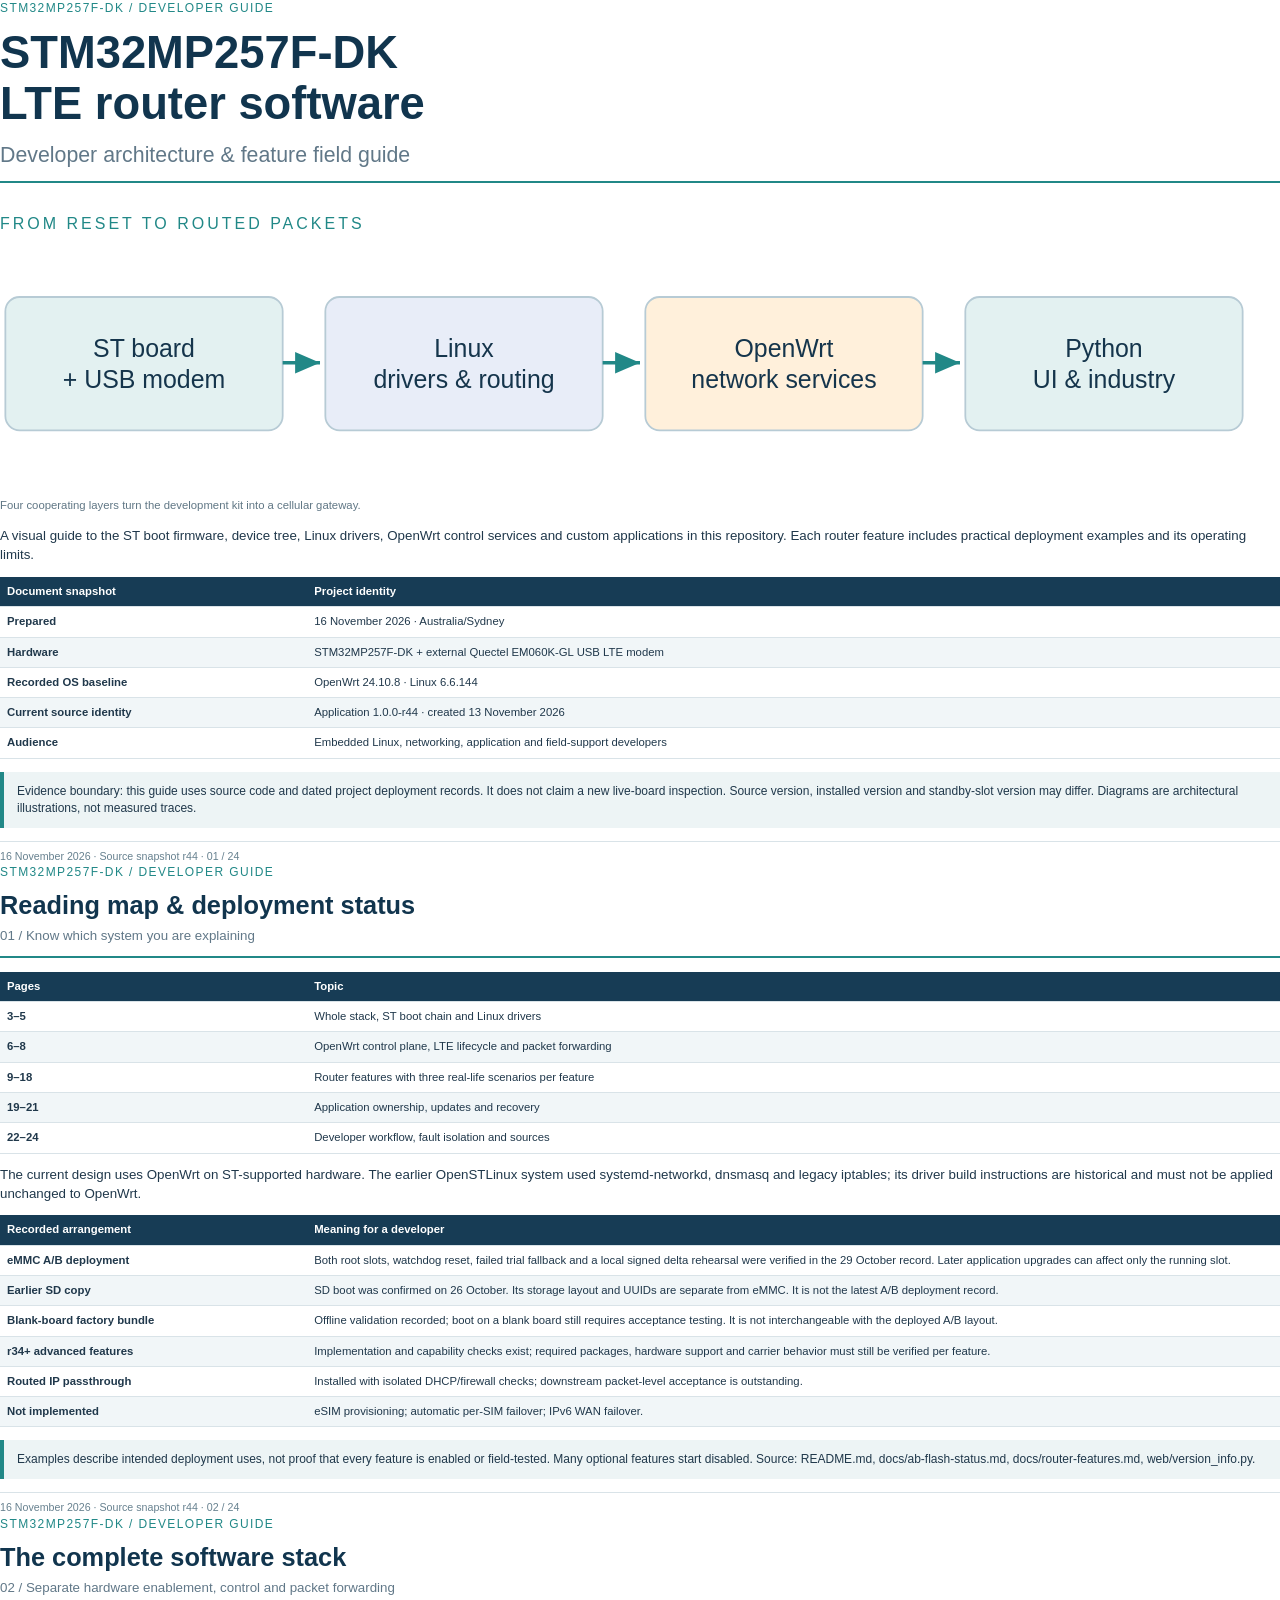
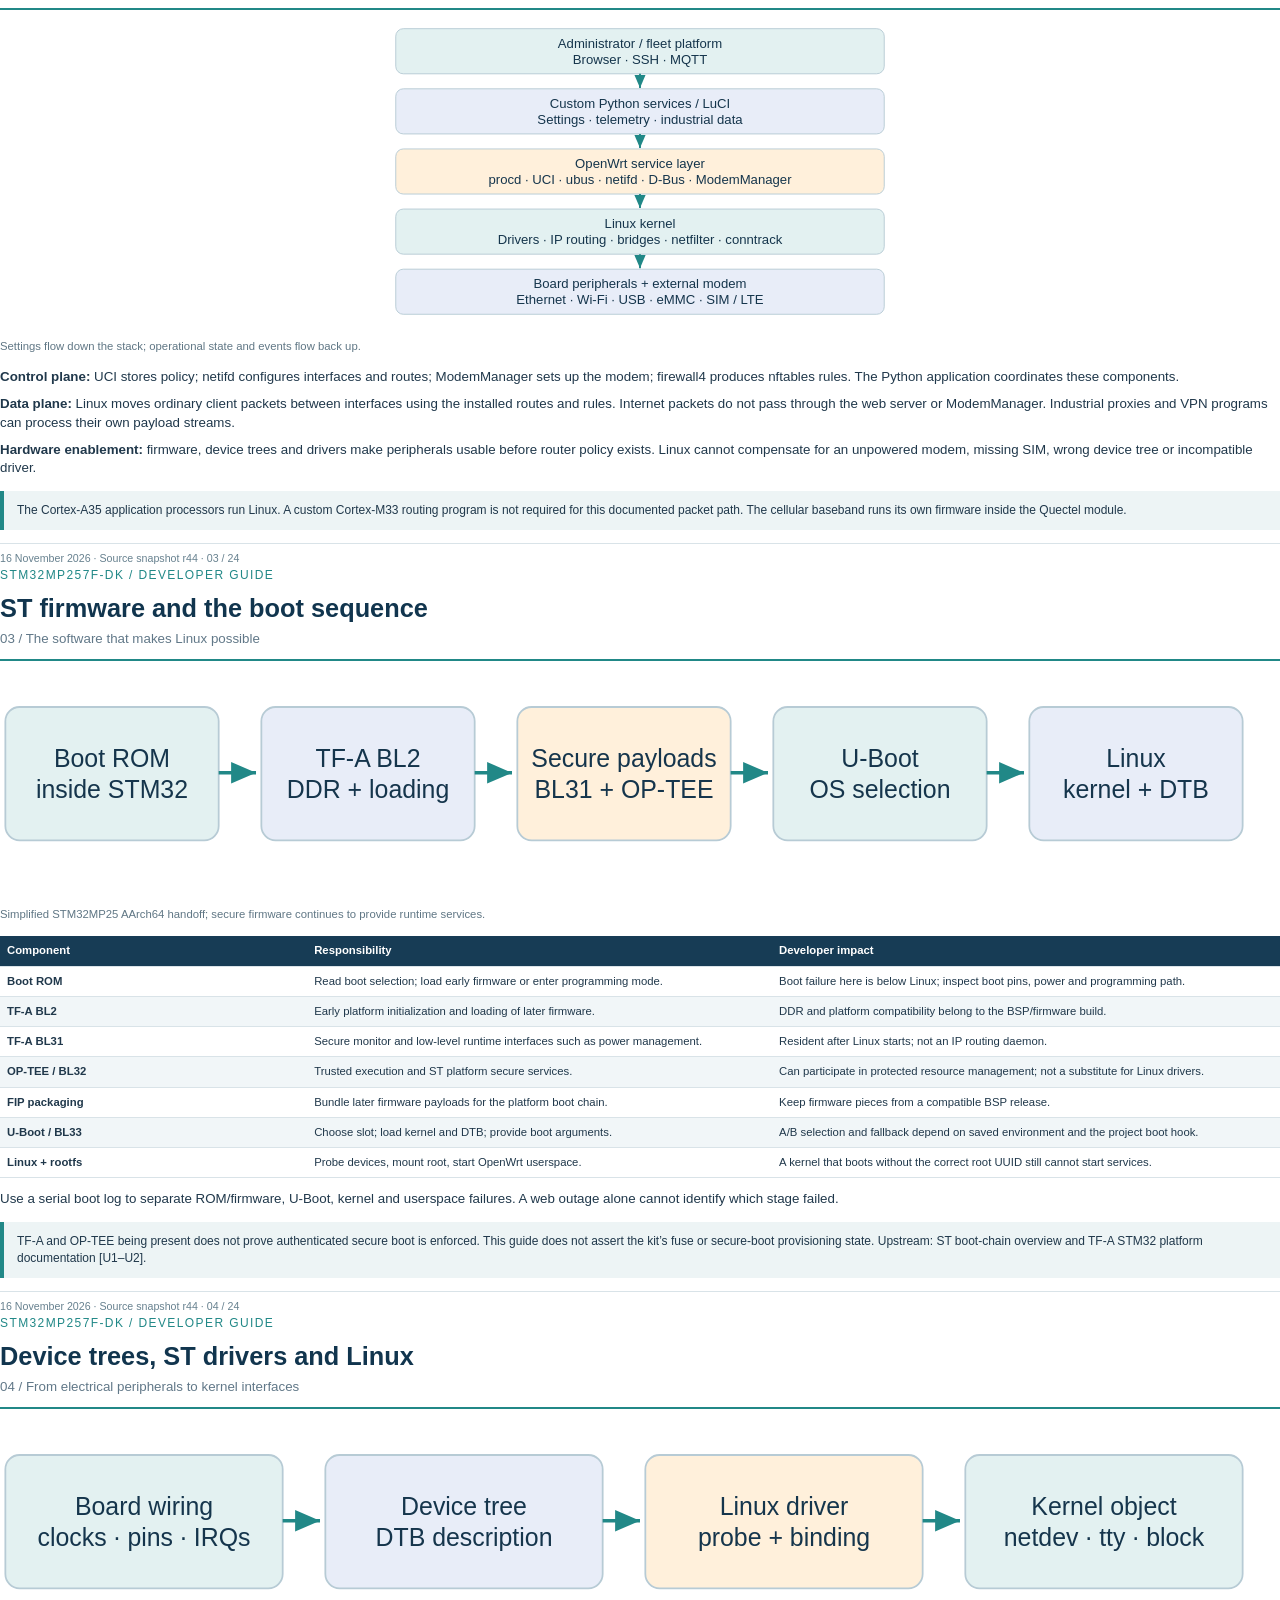
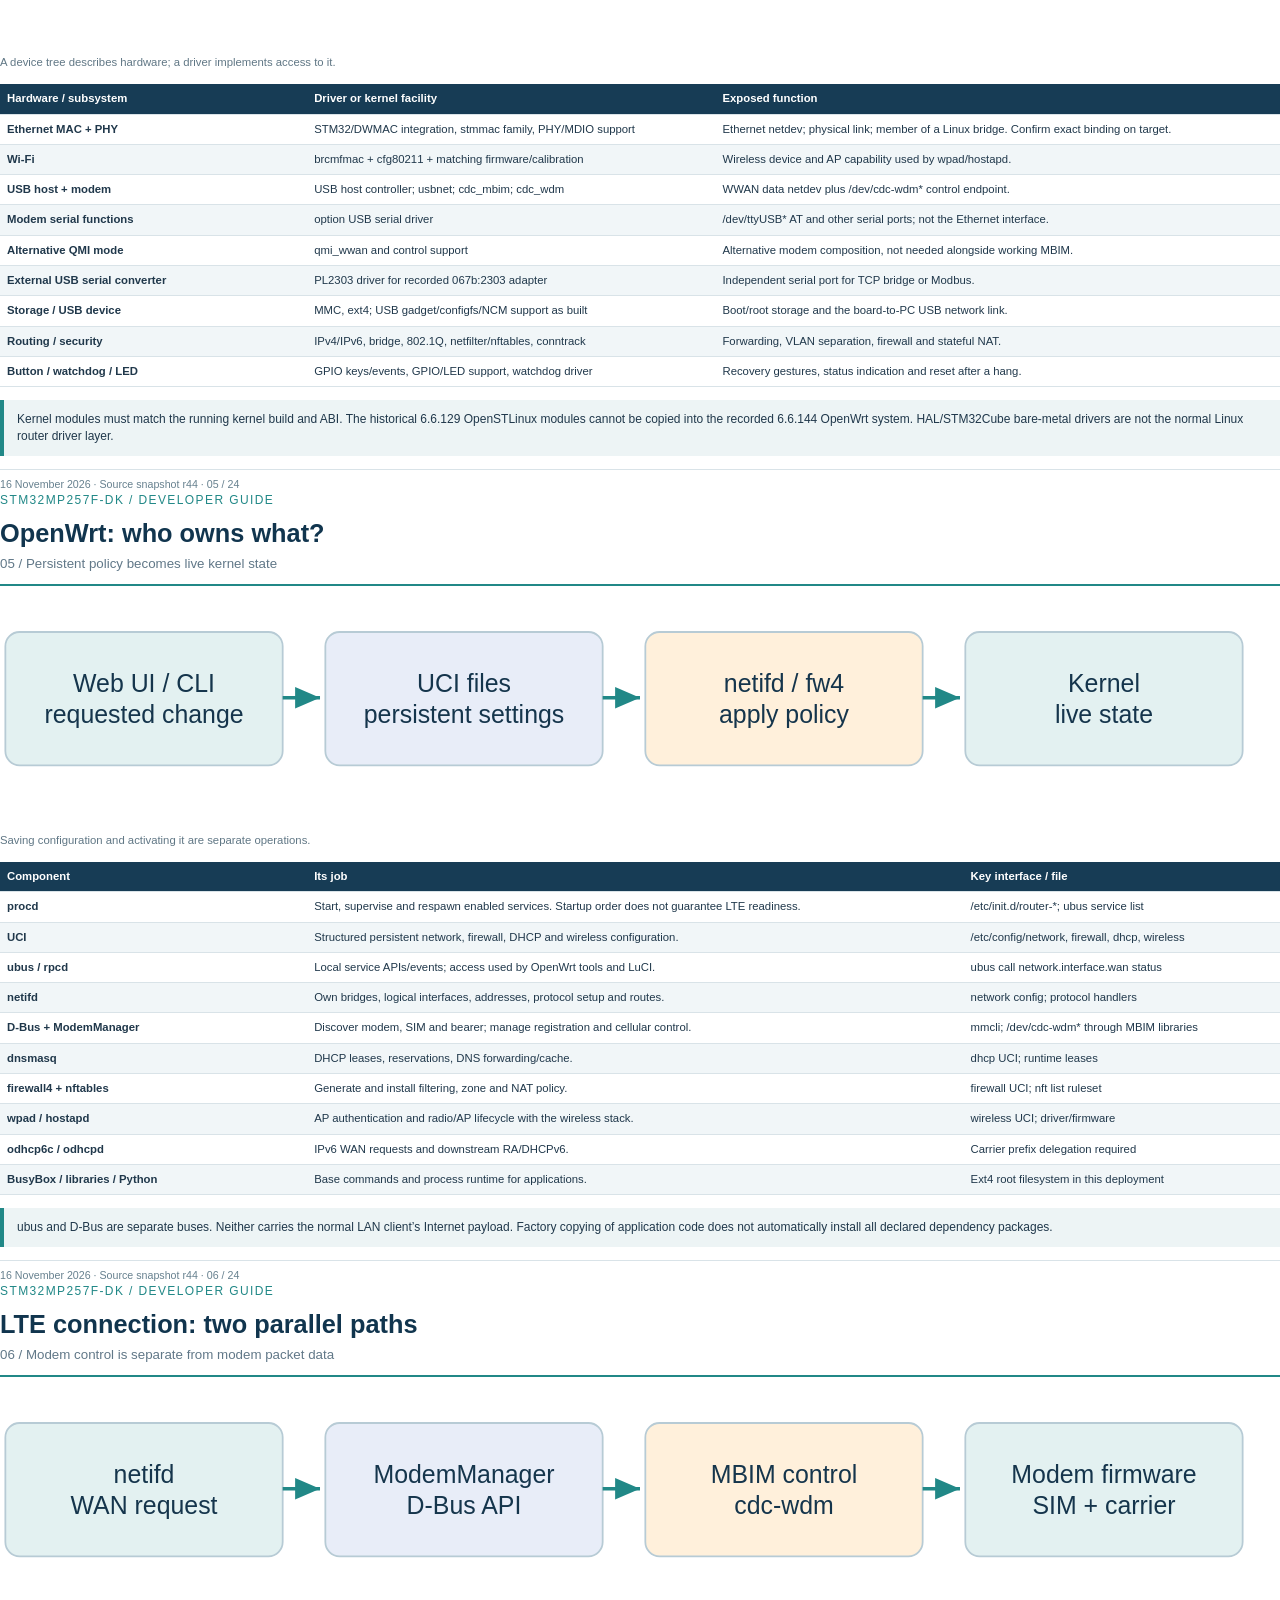
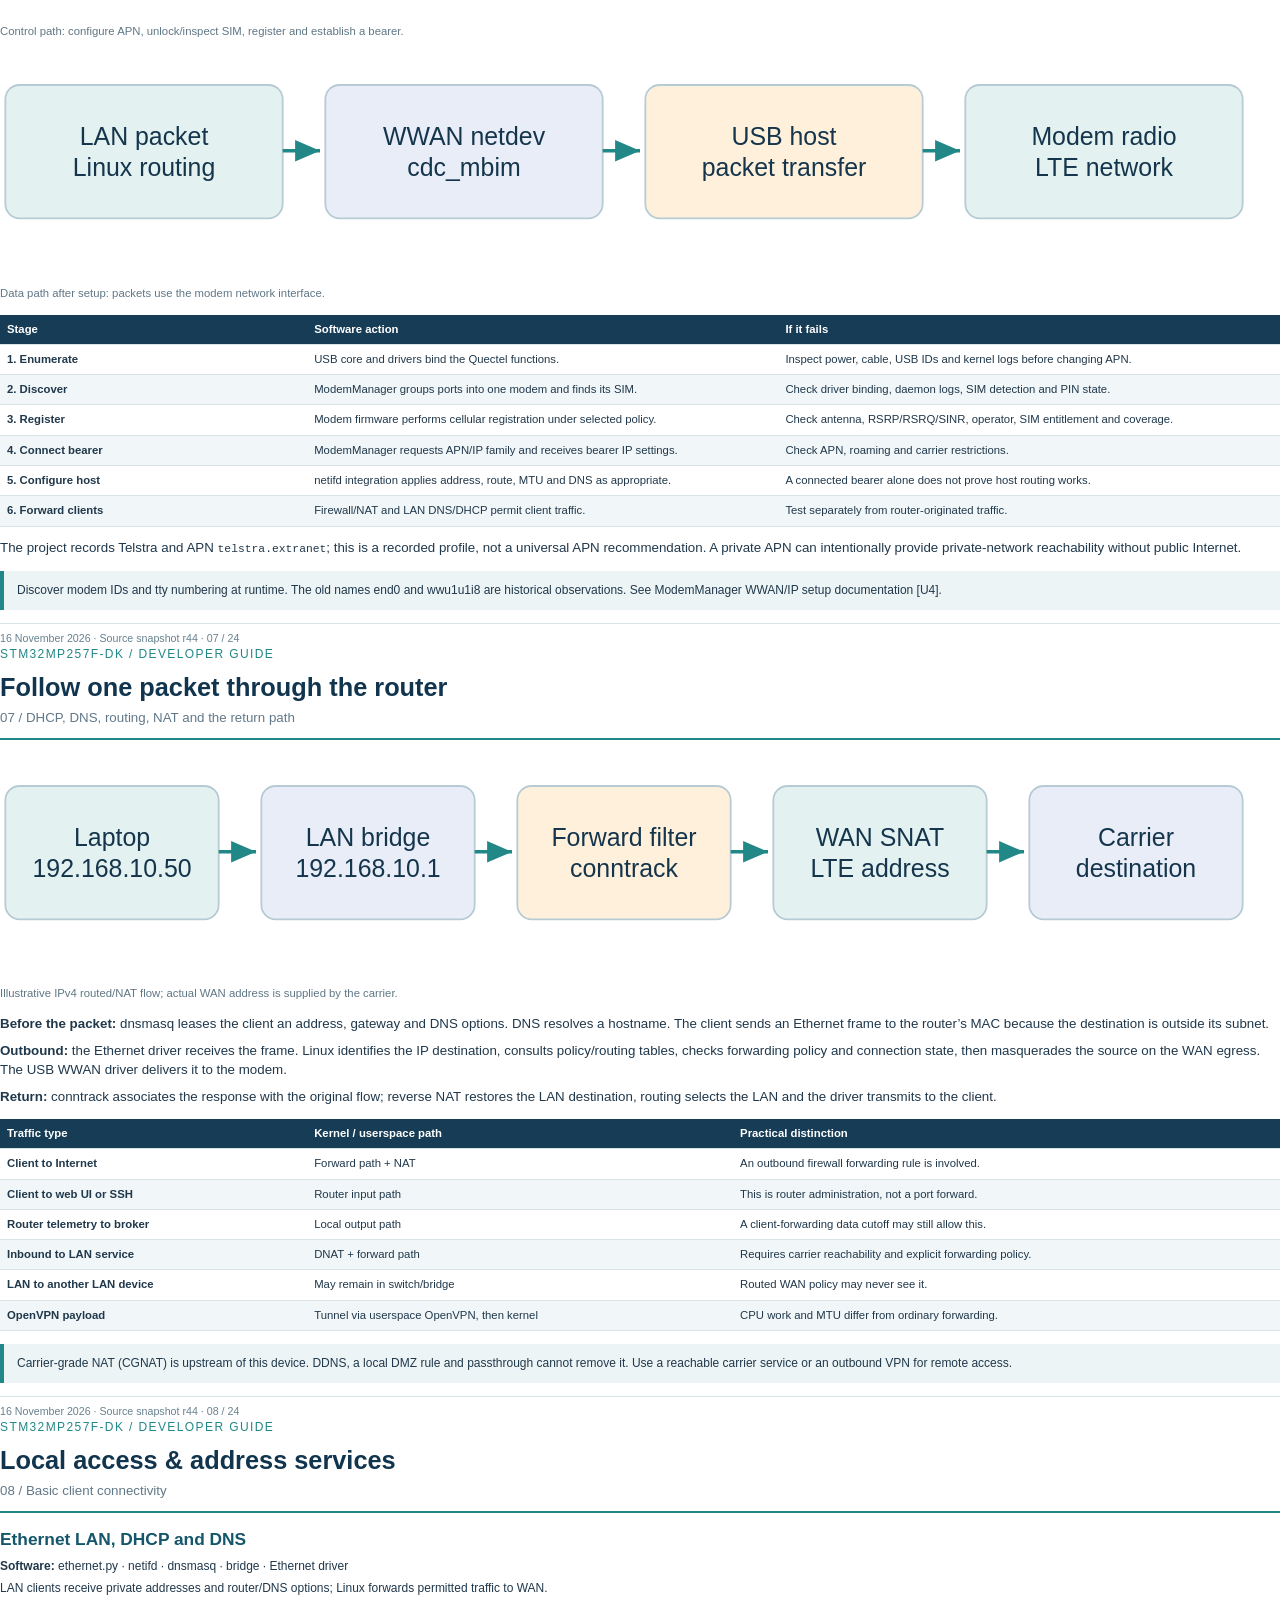
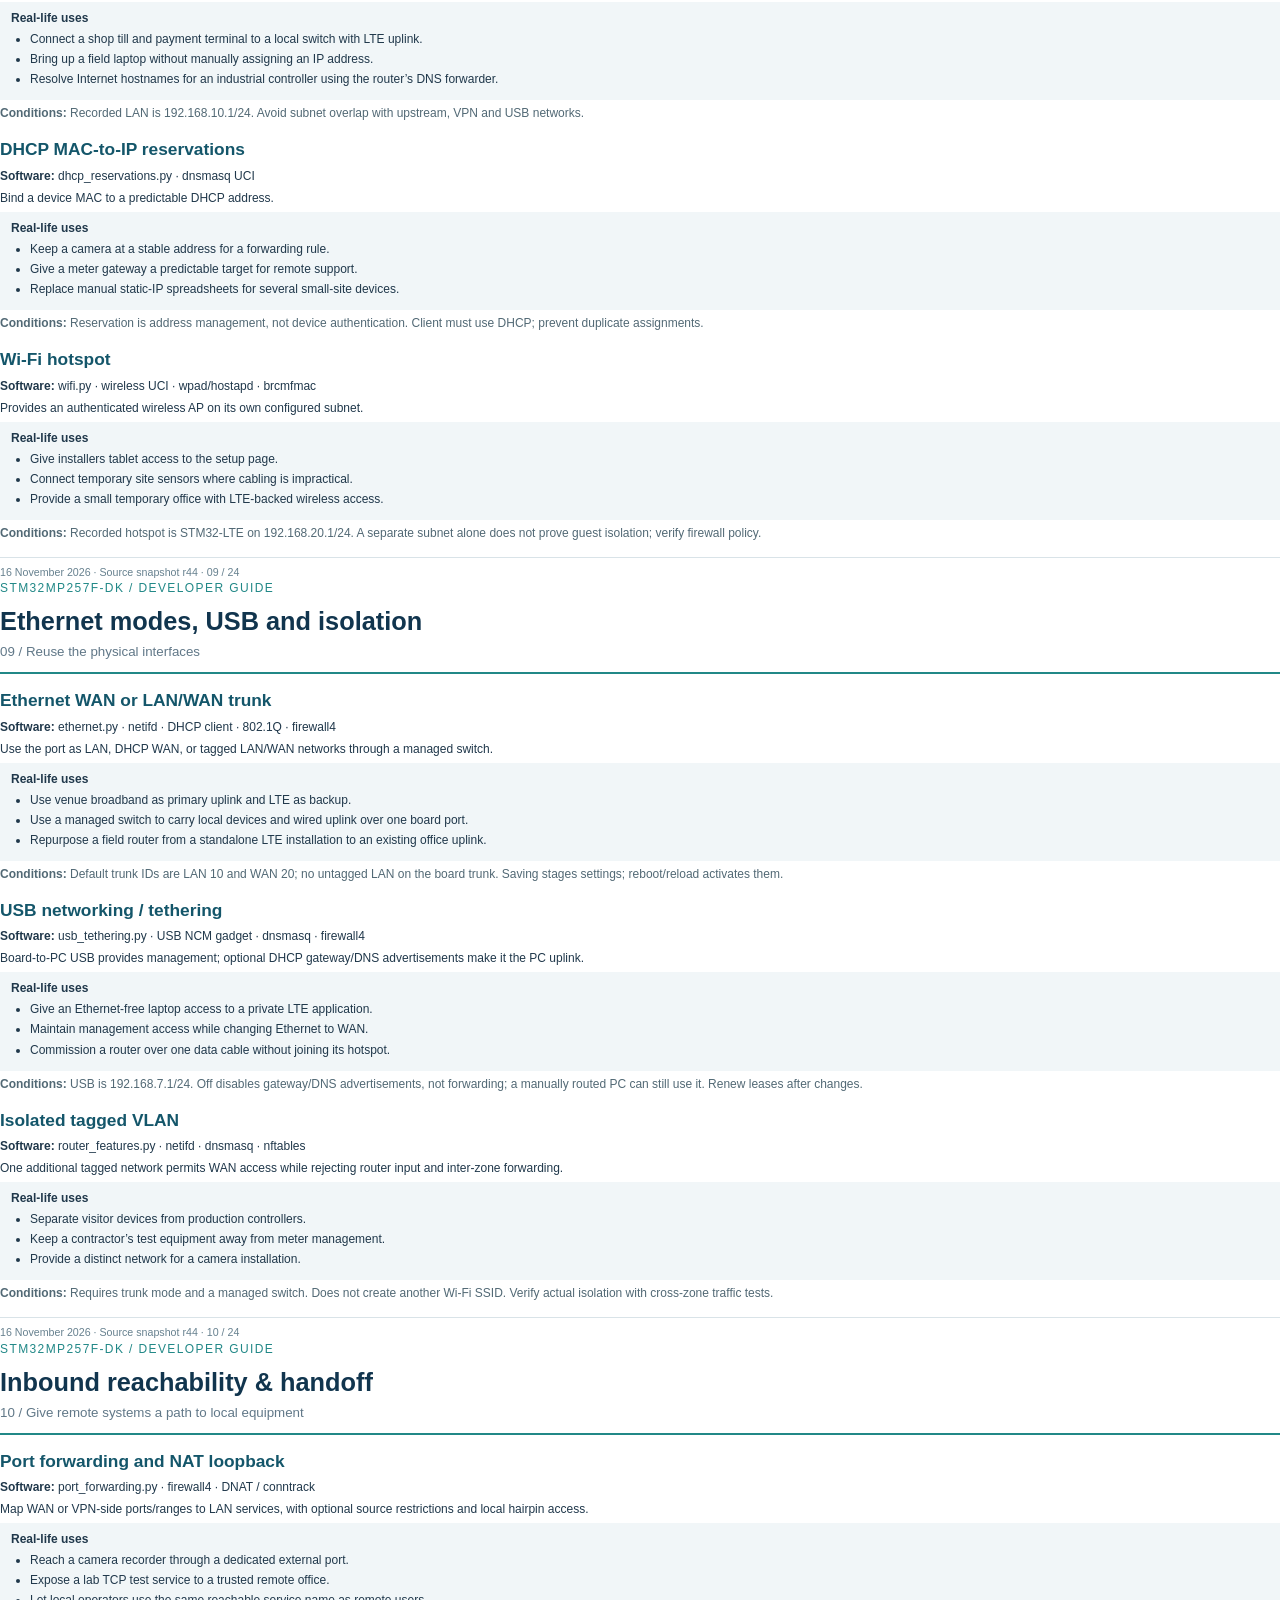
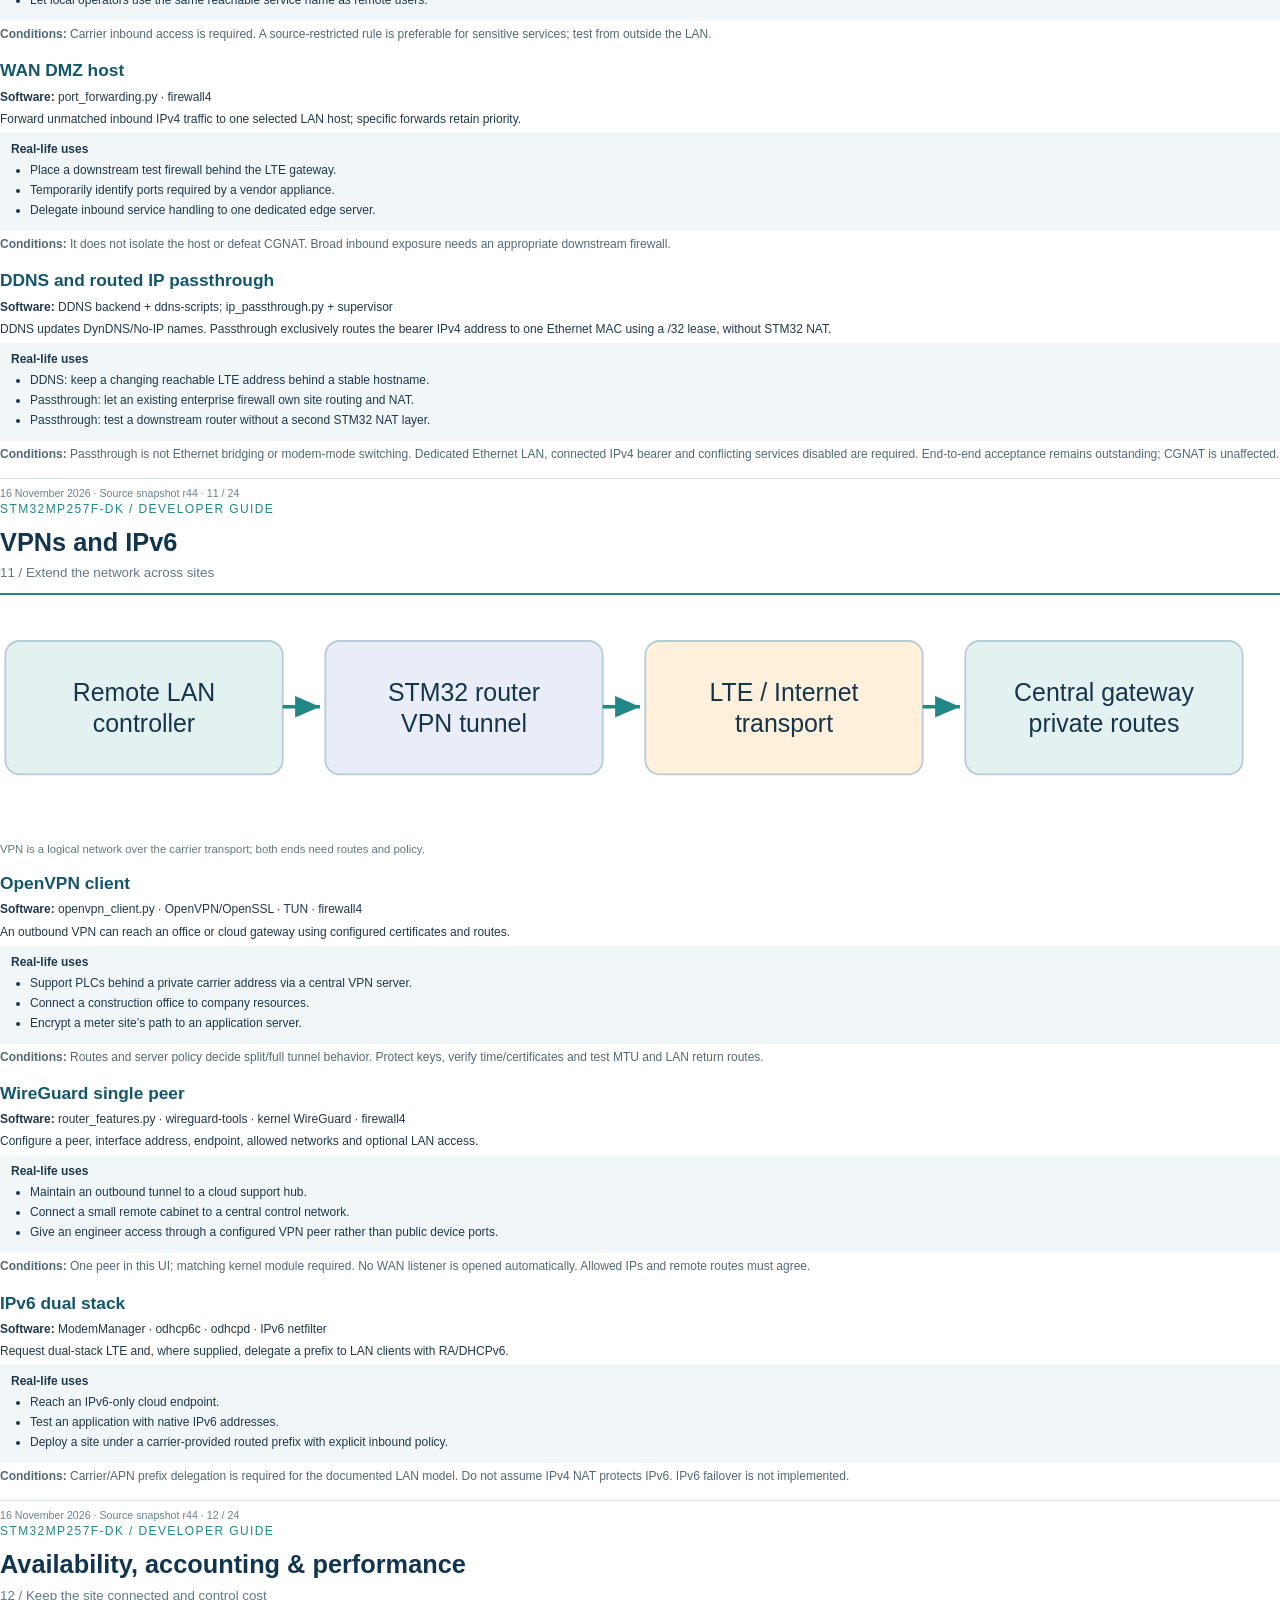
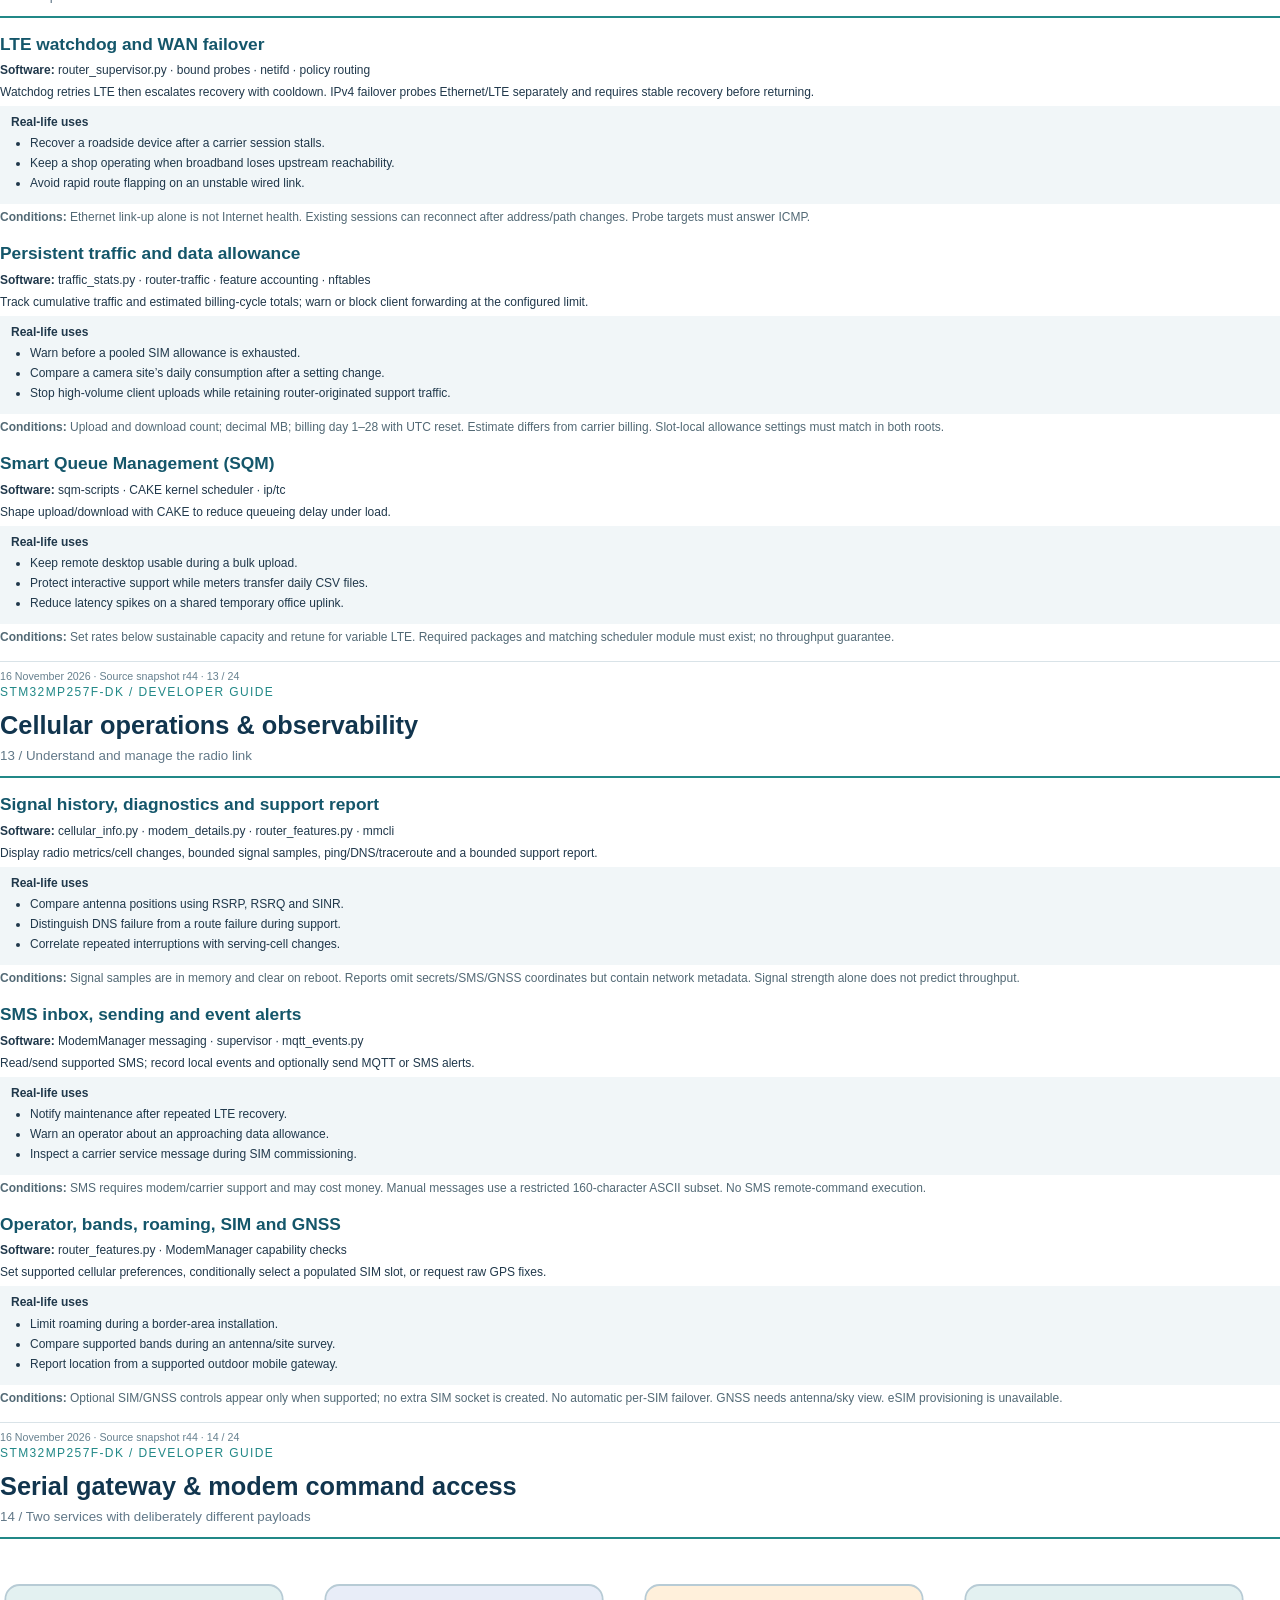
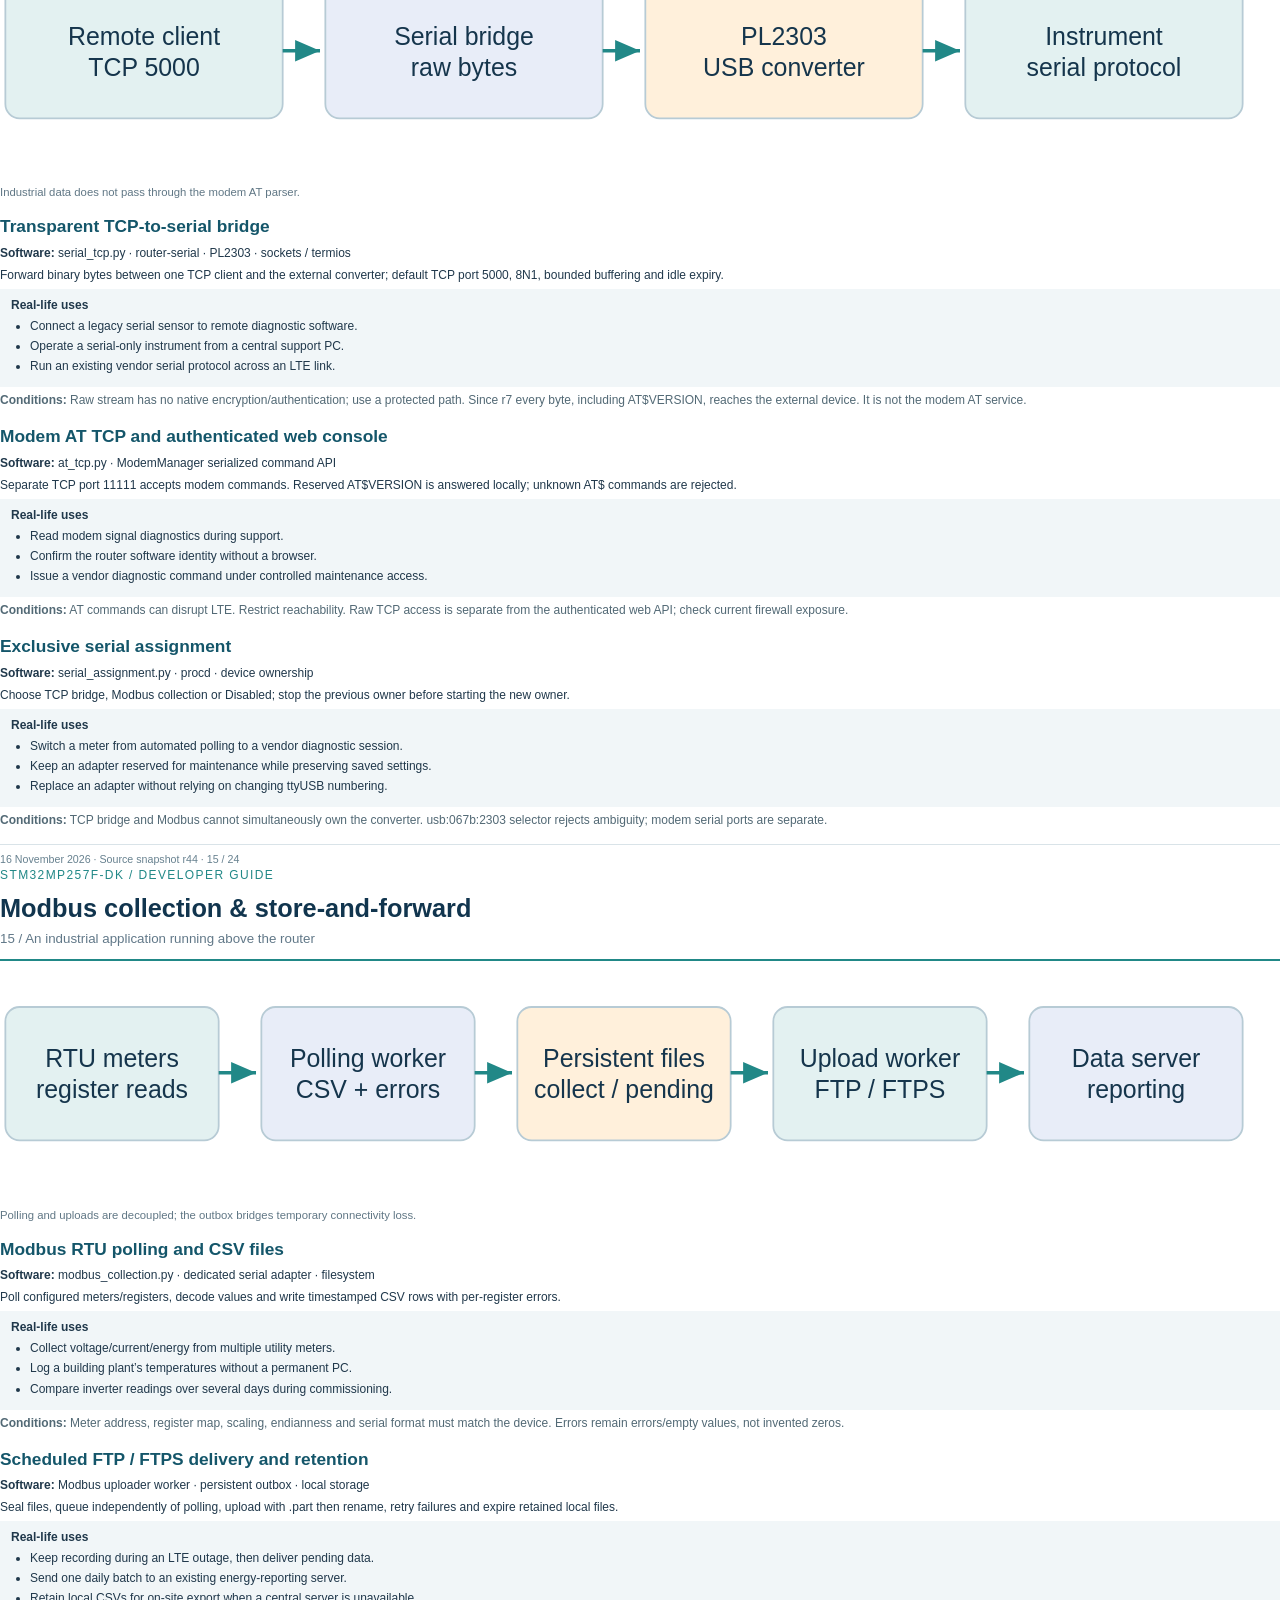
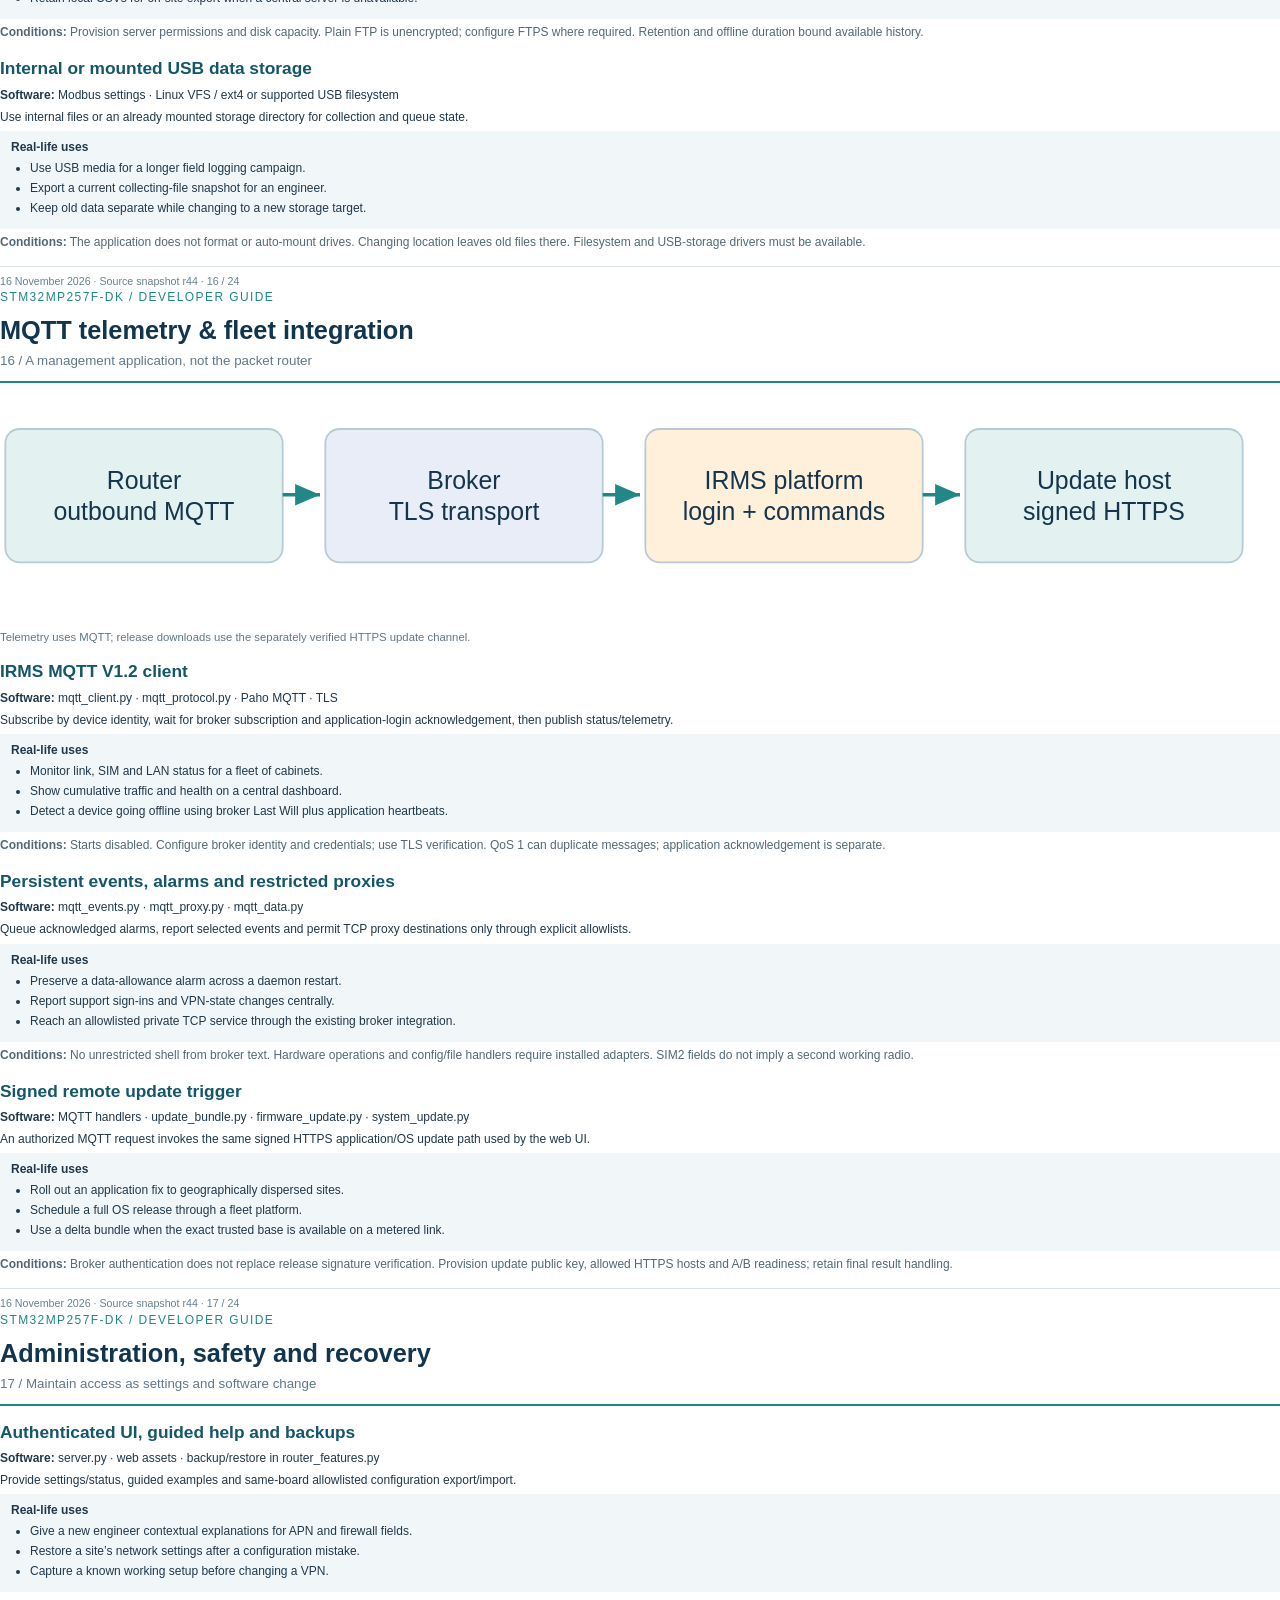
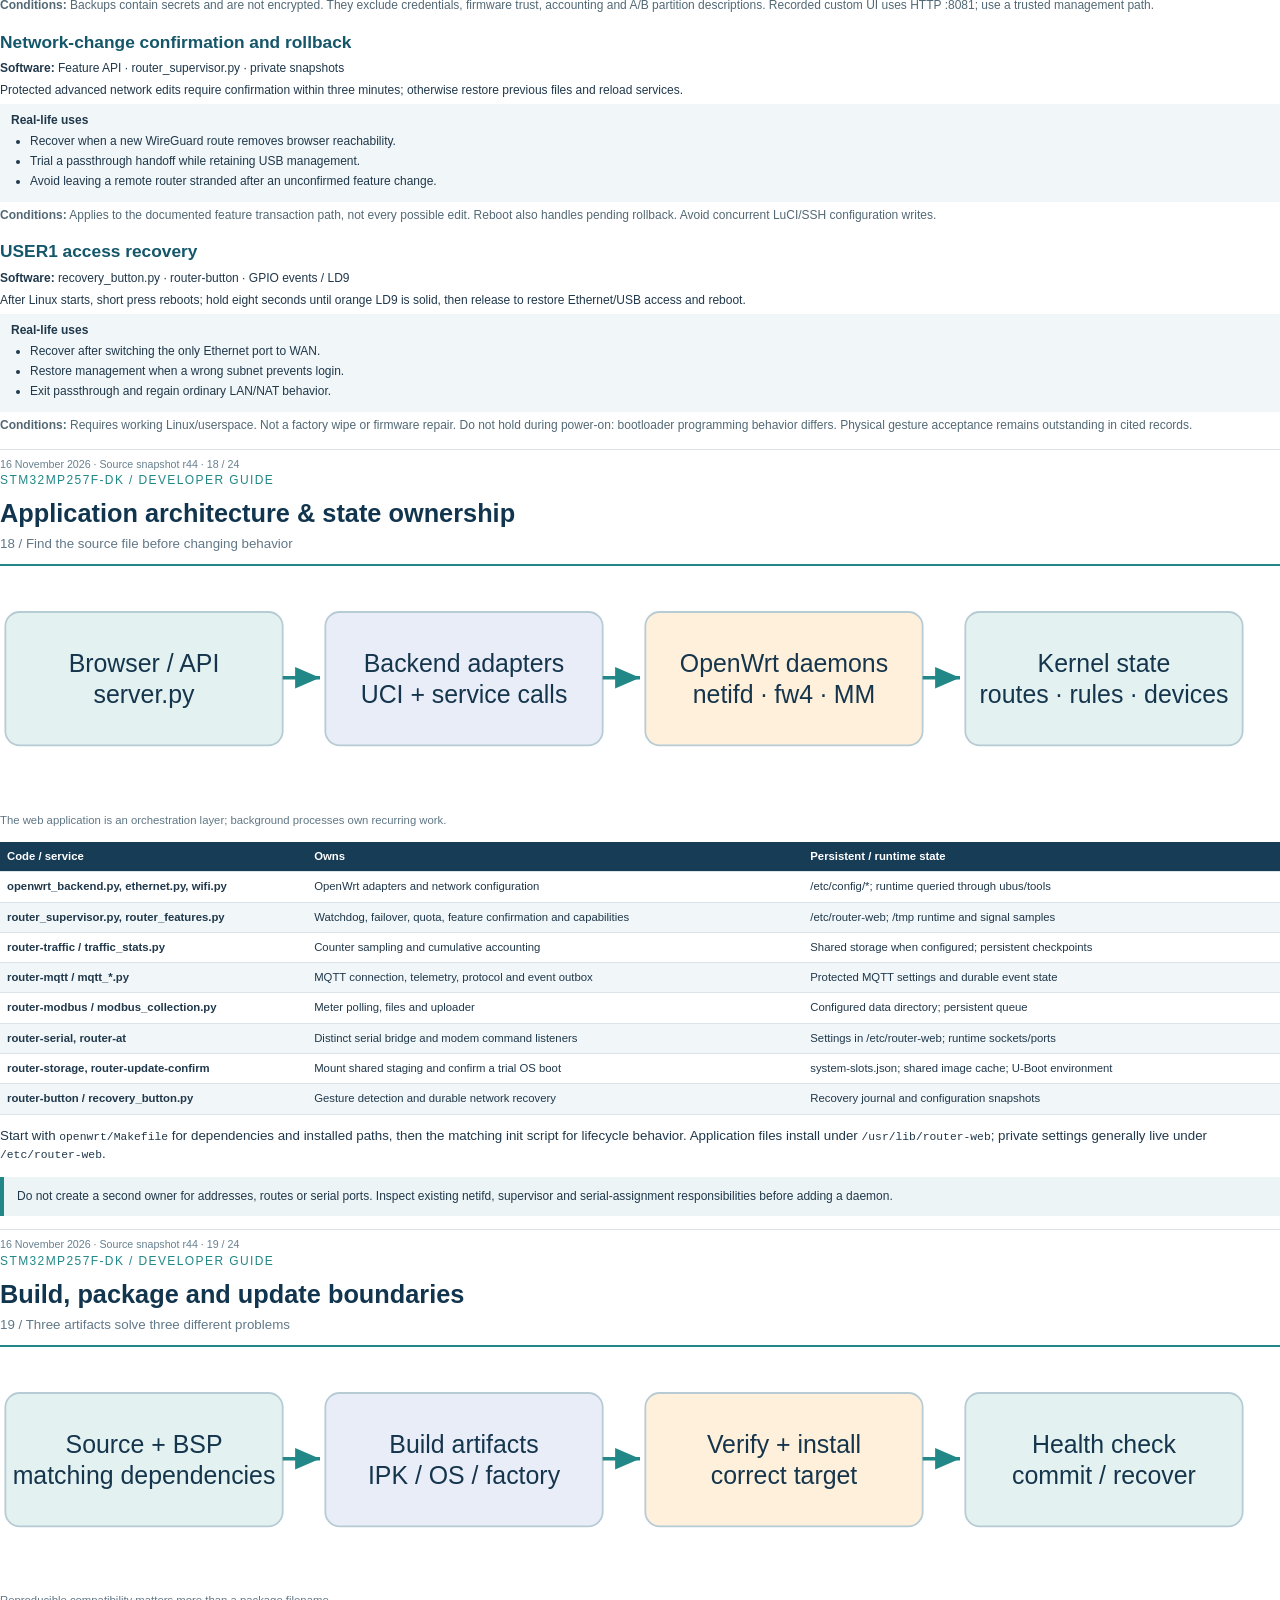
<file: backups/lte-router-software-developer-guide.before-vlan-image.html>
<!doctype html><html lang="en"><head><meta charset="utf-8"><title>STM32MP257F-DK LTE Router — Developer Software Guide</title><style>@page{size:A4;margin:15mm 15mm 16mm}*{box-sizing:border-box}body{margin:0;font:10pt/1.42 Arial,sans-serif;color:#20384b}section{break-after:page;position:relative}section:last-child{break-after:auto}.kicker{font-size:9pt;color:#218887;letter-spacing:1.4px;text-transform:uppercase;margin-bottom:10px}h1{font-size:25pt;line-height:1.13;color:#11354e;margin:0 0 11px}h2{font-size:19pt;line-height:1.15;margin:0 0 7px;color:#11354e}.subtitle{font-size:10pt;color:#617888;border-bottom:2px solid #218887;padding-bottom:10px;margin-bottom:14px}p{margin:9px 0}table{width:100%;border-collapse:collapse;font-size:9pt;line-height:1.35;margin:12px 0}th,td{text-align:left;vertical-align:top;padding:8px;border-bottom:1px solid #d9e3e8}th{background:#173c55;color:white}tr:nth-child(even){background:#f1f6f8}td:first-child{font-weight:bold;width:24%}aside{background:#edf4f5;border-left:4px solid #218887;padding:11px 13px;font-size:9pt;margin:13px 0}svg{display:block;width:100%;max-height:350px}figcaption{font-size:8.5pt;color:#607785;margin:4px 0 14px}article{margin:13px 0 20px;break-inside:avoid}h3{font-size:13pt;margin:0 0 6px;color:#14566a}article p{font-size:9.5pt;margin:5px 0}.examples{background:#f1f6f8;padding:8px 11px;font-size:9.5pt}ul{margin:4px 0;padding-left:19px}li{margin:3px 0}.limit{color:#526975}a{color:#126b82;text-decoration:none}code{font:8.5pt Consolas,monospace;overflow-wrap:anywhere}.hero{font-size:12pt;letter-spacing:3px;color:#218887;margin:30px 0}section:first-child h1{font-size:34pt}section:first-child .subtitle{font-size:16pt}footer{font-size:8pt;color:#67818f;margin-top:15px;border-top:1px solid #d9e3e8;padding-top:7px}table{font-size:8.5pt}th,td{padding:7px}article{margin:10px 0 15px}article p,.examples{font-size:9pt}svg{max-height:310px}p{margin:8px 0}footer{margin-top:12px}</style></head><body><section><div class="kicker">STM32MP257F-DK / Developer guide</div><h1>STM32MP257F-DK<br>LTE router software</h1><div class="subtitle">Developer architecture & feature field guide</div><div class="hero">FROM RESET TO ROUTED PACKETS</div><svg viewBox="0 0 720 128" xmlns="http://www.w3.org/2000/svg" role="img" aria-label="Four cooperating layers turn the development kit into a cellular gateway."><defs><marker id="arrow" markerWidth="8" markerHeight="8" refX="7" refY="3" orient="auto"><path d="M0,0 L0,6 L7,3 z" fill="#218887"/></marker></defs><rect x="3.0" y="18" width="156.0" height="75" rx="8" fill="#e3f1f1" stroke="#b7cbd5"/><text x="81.0" y="52.0" text-anchor="middle" font-family="Arial" font-size="14" fill="#15354c">ST board</text><text x="81.0" y="69.0" text-anchor="middle" font-family="Arial" font-size="14" fill="#15354c">+ USB modem</text><path d="M159.0,55 L180.0,55" stroke="#218887" stroke-width="2" marker-end="url(#arrow)"/><rect x="183.0" y="18" width="156.0" height="75" rx="8" fill="#e8edf8" stroke="#b7cbd5"/><text x="261.0" y="52.0" text-anchor="middle" font-family="Arial" font-size="14" fill="#15354c">Linux</text><text x="261.0" y="69.0" text-anchor="middle" font-family="Arial" font-size="14" fill="#15354c">drivers &amp; routing</text><path d="M339.0,55 L360.0,55" stroke="#218887" stroke-width="2" marker-end="url(#arrow)"/><rect x="363.0" y="18" width="156.0" height="75" rx="8" fill="#fff0db" stroke="#b7cbd5"/><text x="441.0" y="52.0" text-anchor="middle" font-family="Arial" font-size="14" fill="#15354c">OpenWrt</text><text x="441.0" y="69.0" text-anchor="middle" font-family="Arial" font-size="14" fill="#15354c">network services</text><path d="M519.0,55 L540.0,55" stroke="#218887" stroke-width="2" marker-end="url(#arrow)"/><rect x="543.0" y="18" width="156.0" height="75" rx="8" fill="#e3f1f1" stroke="#b7cbd5"/><text x="621.0" y="52.0" text-anchor="middle" font-family="Arial" font-size="14" fill="#15354c">Python</text><text x="621.0" y="69.0" text-anchor="middle" font-family="Arial" font-size="14" fill="#15354c">UI &amp; industry</text></svg><figcaption>Four cooperating layers turn the development kit into a cellular gateway.</figcaption><p>A visual guide to the ST boot firmware, device tree, Linux drivers, OpenWrt control services and custom applications in this repository. Each router feature includes practical deployment examples and its operating limits.</p><table><thead><tr><th>Document snapshot</th><th>Project identity</th></tr></thead><tbody><tr><td>Prepared</td><td>16 November 2026 · Australia/Sydney</td></tr><tr><td>Hardware</td><td>STM32MP257F-DK + external Quectel EM060K-GL USB LTE modem</td></tr><tr><td>Recorded OS baseline</td><td>OpenWrt 24.10.8 · Linux 6.6.144</td></tr><tr><td>Current source identity</td><td>Application 1.0.0-r44 · created 13 November 2026</td></tr><tr><td>Audience</td><td>Embedded Linux, networking, application and field-support developers</td></tr></tbody></table><aside>Evidence boundary: this guide uses source code and dated project deployment records. It does not claim a new live-board inspection. Source version, installed version and standby-slot version may differ. Diagrams are architectural illustrations, not measured traces.</aside><footer>16 November 2026 · Source snapshot r44 · 01 / 24</footer></section><section><div class="kicker">STM32MP257F-DK / Developer guide</div><h2>Reading map & deployment status</h2><div class="subtitle">01 / Know which system you are explaining</div><table><thead><tr><th>Pages</th><th>Topic</th></tr></thead><tbody><tr><td>3–5</td><td>Whole stack, ST boot chain and Linux drivers</td></tr><tr><td>6–8</td><td>OpenWrt control plane, LTE lifecycle and packet forwarding</td></tr><tr><td>9–18</td><td>Router features with three real-life scenarios per feature</td></tr><tr><td>19–21</td><td>Application ownership, updates and recovery</td></tr><tr><td>22–24</td><td>Developer workflow, fault isolation and sources</td></tr></tbody></table><p>The current design uses OpenWrt on ST-supported hardware. The earlier OpenSTLinux system used systemd-networkd, dnsmasq and legacy iptables; its driver build instructions are historical and must not be applied unchanged to OpenWrt.</p><table><thead><tr><th>Recorded arrangement</th><th>Meaning for a developer</th></tr></thead><tbody><tr><td>eMMC A/B deployment</td><td>Both root slots, watchdog reset, failed trial fallback and a local signed delta rehearsal were verified in the 29 October record. Later application upgrades can affect only the running slot.</td></tr><tr><td>Earlier SD copy</td><td>SD boot was confirmed on 26 October. Its storage layout and UUIDs are separate from eMMC. It is not the latest A/B deployment record.</td></tr><tr><td>Blank-board factory bundle</td><td>Offline validation recorded; boot on a blank board still requires acceptance testing. It is not interchangeable with the deployed A/B layout.</td></tr><tr><td>r34+ advanced features</td><td>Implementation and capability checks exist; required packages, hardware support and carrier behavior must still be verified per feature.</td></tr><tr><td>Routed IP passthrough</td><td>Installed with isolated DHCP/firewall checks; downstream packet-level acceptance is outstanding.</td></tr><tr><td>Not implemented</td><td>eSIM provisioning; automatic per-SIM failover; IPv6 WAN failover.</td></tr></tbody></table><aside>Examples describe intended deployment uses, not proof that every feature is enabled or field-tested. Many optional features start disabled. Source: README.md, docs/ab-flash-status.md, docs/router-features.md, web/version_info.py.</aside><footer>16 November 2026 · Source snapshot r44 · 02 / 24</footer></section><section><div class="kicker">STM32MP257F-DK / Developer guide</div><h2>The complete software stack</h2><div class="subtitle">02 / Separate hardware enablement, control and packet forwarding</div><svg viewBox="0 0 720 330" xmlns="http://www.w3.org/2000/svg" role="img" aria-label="Settings flow down the stack; operational state and events flow back up."><defs><marker id="arrow" markerWidth="8" markerHeight="8" refX="7" refY="3" orient="auto"><path d="M0,0 L0,6 L7,3 z" fill="#218887"/></marker></defs><rect x="100" y="5" width="520" height="48" rx="8" fill="#e3f1f1" stroke="#b7cbd5"/><text x="360.0" y="25.5" text-anchor="middle" font-family="Arial" font-size="14" fill="#15354c">Administrator / fleet platform</text><text x="360.0" y="42.5" text-anchor="middle" font-family="Arial" font-size="14" fill="#15354c">Browser · SSH · MQTT</text><path d="M360,53 L360,68" stroke="#218887" stroke-width="2" marker-end="url(#arrow)"/><rect x="100" y="69" width="520" height="48" rx="8" fill="#e8edf8" stroke="#b7cbd5"/><text x="360.0" y="89.5" text-anchor="middle" font-family="Arial" font-size="14" fill="#15354c">Custom Python services / LuCI</text><text x="360.0" y="106.5" text-anchor="middle" font-family="Arial" font-size="14" fill="#15354c">Settings · telemetry · industrial data</text><path d="M360,117 L360,132" stroke="#218887" stroke-width="2" marker-end="url(#arrow)"/><rect x="100" y="133" width="520" height="48" rx="8" fill="#fff0db" stroke="#b7cbd5"/><text x="360.0" y="153.5" text-anchor="middle" font-family="Arial" font-size="14" fill="#15354c">OpenWrt service layer</text><text x="360.0" y="170.5" text-anchor="middle" font-family="Arial" font-size="14" fill="#15354c">procd · UCI · ubus · netifd · D-Bus · ModemManager</text><path d="M360,181 L360,196" stroke="#218887" stroke-width="2" marker-end="url(#arrow)"/><rect x="100" y="197" width="520" height="48" rx="8" fill="#e3f1f1" stroke="#b7cbd5"/><text x="360.0" y="217.5" text-anchor="middle" font-family="Arial" font-size="14" fill="#15354c">Linux kernel</text><text x="360.0" y="234.5" text-anchor="middle" font-family="Arial" font-size="14" fill="#15354c">Drivers · IP routing · bridges · netfilter · conntrack</text><path d="M360,245 L360,260" stroke="#218887" stroke-width="2" marker-end="url(#arrow)"/><rect x="100" y="261" width="520" height="48" rx="8" fill="#e8edf8" stroke="#b7cbd5"/><text x="360.0" y="281.5" text-anchor="middle" font-family="Arial" font-size="14" fill="#15354c">Board peripherals + external modem</text><text x="360.0" y="298.5" text-anchor="middle" font-family="Arial" font-size="14" fill="#15354c">Ethernet · Wi-Fi · USB · eMMC · SIM / LTE</text></svg><figcaption>Settings flow down the stack; operational state and events flow back up.</figcaption><p><b>Control plane:</b> UCI stores policy; netifd configures interfaces and routes; ModemManager sets up the modem; firewall4 produces nftables rules. The Python application coordinates these components.</p><p><b>Data plane:</b> Linux moves ordinary client packets between interfaces using the installed routes and rules. Internet packets do not pass through the web server or ModemManager. Industrial proxies and VPN programs can process their own payload streams.</p><p><b>Hardware enablement:</b> firmware, device trees and drivers make peripherals usable before router policy exists. Linux cannot compensate for an unpowered modem, missing SIM, wrong device tree or incompatible driver.</p><aside>The Cortex-A35 application processors run Linux. A custom Cortex-M33 routing program is not required for this documented packet path. The cellular baseband runs its own firmware inside the Quectel module.</aside><footer>16 November 2026 · Source snapshot r44 · 03 / 24</footer></section><section><div class="kicker">STM32MP257F-DK / Developer guide</div><h2>ST firmware and the boot sequence</h2><div class="subtitle">03 / The software that makes Linux possible</div><svg viewBox="0 0 720 128" xmlns="http://www.w3.org/2000/svg" role="img" aria-label="Simplified STM32MP25 AArch64 handoff; secure firmware continues to provide runtime services."><defs><marker id="arrow" markerWidth="8" markerHeight="8" refX="7" refY="3" orient="auto"><path d="M0,0 L0,6 L7,3 z" fill="#218887"/></marker></defs><rect x="3.0" y="18" width="120.0" height="75" rx="8" fill="#e3f1f1" stroke="#b7cbd5"/><text x="63.0" y="52.0" text-anchor="middle" font-family="Arial" font-size="14" fill="#15354c">Boot ROM</text><text x="63.0" y="69.0" text-anchor="middle" font-family="Arial" font-size="14" fill="#15354c">inside STM32</text><path d="M123.0,55 L144.0,55" stroke="#218887" stroke-width="2" marker-end="url(#arrow)"/><rect x="147.0" y="18" width="120.0" height="75" rx="8" fill="#e8edf8" stroke="#b7cbd5"/><text x="207.0" y="52.0" text-anchor="middle" font-family="Arial" font-size="14" fill="#15354c">TF-A BL2</text><text x="207.0" y="69.0" text-anchor="middle" font-family="Arial" font-size="14" fill="#15354c">DDR + loading</text><path d="M267.0,55 L288.0,55" stroke="#218887" stroke-width="2" marker-end="url(#arrow)"/><rect x="291.0" y="18" width="120.0" height="75" rx="8" fill="#fff0db" stroke="#b7cbd5"/><text x="351.0" y="52.0" text-anchor="middle" font-family="Arial" font-size="14" fill="#15354c">Secure payloads</text><text x="351.0" y="69.0" text-anchor="middle" font-family="Arial" font-size="14" fill="#15354c">BL31 + OP-TEE</text><path d="M411.0,55 L432.0,55" stroke="#218887" stroke-width="2" marker-end="url(#arrow)"/><rect x="435.0" y="18" width="120.0" height="75" rx="8" fill="#e3f1f1" stroke="#b7cbd5"/><text x="495.0" y="52.0" text-anchor="middle" font-family="Arial" font-size="14" fill="#15354c">U-Boot</text><text x="495.0" y="69.0" text-anchor="middle" font-family="Arial" font-size="14" fill="#15354c">OS selection</text><path d="M555.0,55 L576.0,55" stroke="#218887" stroke-width="2" marker-end="url(#arrow)"/><rect x="579.0" y="18" width="120.0" height="75" rx="8" fill="#e8edf8" stroke="#b7cbd5"/><text x="639.0" y="52.0" text-anchor="middle" font-family="Arial" font-size="14" fill="#15354c">Linux</text><text x="639.0" y="69.0" text-anchor="middle" font-family="Arial" font-size="14" fill="#15354c">kernel + DTB</text></svg><figcaption>Simplified STM32MP25 AArch64 handoff; secure firmware continues to provide runtime services.</figcaption><table><thead><tr><th>Component</th><th>Responsibility</th><th>Developer impact</th></tr></thead><tbody><tr><td>Boot ROM</td><td>Read boot selection; load early firmware or enter programming mode.</td><td>Boot failure here is below Linux; inspect boot pins, power and programming path.</td></tr><tr><td>TF-A BL2</td><td>Early platform initialization and loading of later firmware.</td><td>DDR and platform compatibility belong to the BSP/firmware build.</td></tr><tr><td>TF-A BL31</td><td>Secure monitor and low-level runtime interfaces such as power management.</td><td>Resident after Linux starts; not an IP routing daemon.</td></tr><tr><td>OP-TEE / BL32</td><td>Trusted execution and ST platform secure services.</td><td>Can participate in protected resource management; not a substitute for Linux drivers.</td></tr><tr><td>FIP packaging</td><td>Bundle later firmware payloads for the platform boot chain.</td><td>Keep firmware pieces from a compatible BSP release.</td></tr><tr><td>U-Boot / BL33</td><td>Choose slot; load kernel and DTB; provide boot arguments.</td><td>A/B selection and fallback depend on saved environment and the project boot hook.</td></tr><tr><td>Linux + rootfs</td><td>Probe devices, mount root, start OpenWrt userspace.</td><td>A kernel that boots without the correct root UUID still cannot start services.</td></tr></tbody></table><p>Use a serial boot log to separate ROM/firmware, U-Boot, kernel and userspace failures. A web outage alone cannot identify which stage failed.</p><aside>TF-A and OP-TEE being present does not prove authenticated secure boot is enforced. This guide does not assert the kit’s fuse or secure-boot provisioning state. Upstream: ST boot-chain overview and TF-A STM32 platform documentation [U1–U2].</aside><footer>16 November 2026 · Source snapshot r44 · 04 / 24</footer></section><section><div class="kicker">STM32MP257F-DK / Developer guide</div><h2>Device trees, ST drivers and Linux</h2><div class="subtitle">04 / From electrical peripherals to kernel interfaces</div><svg viewBox="0 0 720 128" xmlns="http://www.w3.org/2000/svg" role="img" aria-label="A device tree describes hardware; a driver implements access to it."><defs><marker id="arrow" markerWidth="8" markerHeight="8" refX="7" refY="3" orient="auto"><path d="M0,0 L0,6 L7,3 z" fill="#218887"/></marker></defs><rect x="3.0" y="18" width="156.0" height="75" rx="8" fill="#e3f1f1" stroke="#b7cbd5"/><text x="81.0" y="52.0" text-anchor="middle" font-family="Arial" font-size="14" fill="#15354c">Board wiring</text><text x="81.0" y="69.0" text-anchor="middle" font-family="Arial" font-size="14" fill="#15354c">clocks · pins · IRQs</text><path d="M159.0,55 L180.0,55" stroke="#218887" stroke-width="2" marker-end="url(#arrow)"/><rect x="183.0" y="18" width="156.0" height="75" rx="8" fill="#e8edf8" stroke="#b7cbd5"/><text x="261.0" y="52.0" text-anchor="middle" font-family="Arial" font-size="14" fill="#15354c">Device tree</text><text x="261.0" y="69.0" text-anchor="middle" font-family="Arial" font-size="14" fill="#15354c">DTB description</text><path d="M339.0,55 L360.0,55" stroke="#218887" stroke-width="2" marker-end="url(#arrow)"/><rect x="363.0" y="18" width="156.0" height="75" rx="8" fill="#fff0db" stroke="#b7cbd5"/><text x="441.0" y="52.0" text-anchor="middle" font-family="Arial" font-size="14" fill="#15354c">Linux driver</text><text x="441.0" y="69.0" text-anchor="middle" font-family="Arial" font-size="14" fill="#15354c">probe + binding</text><path d="M519.0,55 L540.0,55" stroke="#218887" stroke-width="2" marker-end="url(#arrow)"/><rect x="543.0" y="18" width="156.0" height="75" rx="8" fill="#e3f1f1" stroke="#b7cbd5"/><text x="621.0" y="52.0" text-anchor="middle" font-family="Arial" font-size="14" fill="#15354c">Kernel object</text><text x="621.0" y="69.0" text-anchor="middle" font-family="Arial" font-size="14" fill="#15354c">netdev · tty · block</text></svg><figcaption>A device tree describes hardware; a driver implements access to it.</figcaption><table><thead><tr><th>Hardware / subsystem</th><th>Driver or kernel facility</th><th>Exposed function</th></tr></thead><tbody><tr><td>Ethernet MAC + PHY</td><td>STM32/DWMAC integration, stmmac family, PHY/MDIO support</td><td>Ethernet netdev; physical link; member of a Linux bridge. Confirm exact binding on target.</td></tr><tr><td>Wi-Fi</td><td>brcmfmac + cfg80211 + matching firmware/calibration</td><td>Wireless device and AP capability used by wpad/hostapd.</td></tr><tr><td>USB host + modem</td><td>USB host controller; usbnet; cdc_mbim; cdc_wdm</td><td>WWAN data netdev plus /dev/cdc-wdm* control endpoint.</td></tr><tr><td>Modem serial functions</td><td>option USB serial driver</td><td>/dev/ttyUSB* AT and other serial ports; not the Ethernet interface.</td></tr><tr><td>Alternative QMI mode</td><td>qmi_wwan and control support</td><td>Alternative modem composition, not needed alongside working MBIM.</td></tr><tr><td>External USB serial converter</td><td>PL2303 driver for recorded 067b:2303 adapter</td><td>Independent serial port for TCP bridge or Modbus.</td></tr><tr><td>Storage / USB device</td><td>MMC, ext4; USB gadget/configfs/NCM support as built</td><td>Boot/root storage and the board-to-PC USB network link.</td></tr><tr><td>Routing / security</td><td>IPv4/IPv6, bridge, 802.1Q, netfilter/nftables, conntrack</td><td>Forwarding, VLAN separation, firewall and stateful NAT.</td></tr><tr><td>Button / watchdog / LED</td><td>GPIO keys/events, GPIO/LED support, watchdog driver</td><td>Recovery gestures, status indication and reset after a hang.</td></tr></tbody></table><aside>Kernel modules must match the running kernel build and ABI. The historical 6.6.129 OpenSTLinux modules cannot be copied into the recorded 6.6.144 OpenWrt system. HAL/STM32Cube bare-metal drivers are not the normal Linux router driver layer.</aside><footer>16 November 2026 · Source snapshot r44 · 05 / 24</footer></section><section><div class="kicker">STM32MP257F-DK / Developer guide</div><h2>OpenWrt: who owns what?</h2><div class="subtitle">05 / Persistent policy becomes live kernel state</div><svg viewBox="0 0 720 128" xmlns="http://www.w3.org/2000/svg" role="img" aria-label="Saving configuration and activating it are separate operations."><defs><marker id="arrow" markerWidth="8" markerHeight="8" refX="7" refY="3" orient="auto"><path d="M0,0 L0,6 L7,3 z" fill="#218887"/></marker></defs><rect x="3.0" y="18" width="156.0" height="75" rx="8" fill="#e3f1f1" stroke="#b7cbd5"/><text x="81.0" y="52.0" text-anchor="middle" font-family="Arial" font-size="14" fill="#15354c">Web UI / CLI</text><text x="81.0" y="69.0" text-anchor="middle" font-family="Arial" font-size="14" fill="#15354c">requested change</text><path d="M159.0,55 L180.0,55" stroke="#218887" stroke-width="2" marker-end="url(#arrow)"/><rect x="183.0" y="18" width="156.0" height="75" rx="8" fill="#e8edf8" stroke="#b7cbd5"/><text x="261.0" y="52.0" text-anchor="middle" font-family="Arial" font-size="14" fill="#15354c">UCI files</text><text x="261.0" y="69.0" text-anchor="middle" font-family="Arial" font-size="14" fill="#15354c">persistent settings</text><path d="M339.0,55 L360.0,55" stroke="#218887" stroke-width="2" marker-end="url(#arrow)"/><rect x="363.0" y="18" width="156.0" height="75" rx="8" fill="#fff0db" stroke="#b7cbd5"/><text x="441.0" y="52.0" text-anchor="middle" font-family="Arial" font-size="14" fill="#15354c">netifd / fw4</text><text x="441.0" y="69.0" text-anchor="middle" font-family="Arial" font-size="14" fill="#15354c">apply policy</text><path d="M519.0,55 L540.0,55" stroke="#218887" stroke-width="2" marker-end="url(#arrow)"/><rect x="543.0" y="18" width="156.0" height="75" rx="8" fill="#e3f1f1" stroke="#b7cbd5"/><text x="621.0" y="52.0" text-anchor="middle" font-family="Arial" font-size="14" fill="#15354c">Kernel</text><text x="621.0" y="69.0" text-anchor="middle" font-family="Arial" font-size="14" fill="#15354c">live state</text></svg><figcaption>Saving configuration and activating it are separate operations.</figcaption><table><thead><tr><th>Component</th><th>Its job</th><th>Key interface / file</th></tr></thead><tbody><tr><td>procd</td><td>Start, supervise and respawn enabled services. Startup order does not guarantee LTE readiness.</td><td>/etc/init.d/router-*; ubus service list</td></tr><tr><td>UCI</td><td>Structured persistent network, firewall, DHCP and wireless configuration.</td><td>/etc/config/network, firewall, dhcp, wireless</td></tr><tr><td>ubus / rpcd</td><td>Local service APIs/events; access used by OpenWrt tools and LuCI.</td><td>ubus call network.interface.wan status</td></tr><tr><td>netifd</td><td>Own bridges, logical interfaces, addresses, protocol setup and routes.</td><td>network config; protocol handlers</td></tr><tr><td>D-Bus + ModemManager</td><td>Discover modem, SIM and bearer; manage registration and cellular control.</td><td>mmcli; /dev/cdc-wdm* through MBIM libraries</td></tr><tr><td>dnsmasq</td><td>DHCP leases, reservations, DNS forwarding/cache.</td><td>dhcp UCI; runtime leases</td></tr><tr><td>firewall4 + nftables</td><td>Generate and install filtering, zone and NAT policy.</td><td>firewall UCI; nft list ruleset</td></tr><tr><td>wpad / hostapd</td><td>AP authentication and radio/AP lifecycle with the wireless stack.</td><td>wireless UCI; driver/firmware</td></tr><tr><td>odhcp6c / odhcpd</td><td>IPv6 WAN requests and downstream RA/DHCPv6.</td><td>Carrier prefix delegation required</td></tr><tr><td>BusyBox / libraries / Python</td><td>Base commands and process runtime for applications.</td><td>Ext4 root filesystem in this deployment</td></tr></tbody></table><aside>ubus and D-Bus are separate buses. Neither carries the normal LAN client’s Internet payload. Factory copying of application code does not automatically install all declared dependency packages.</aside><footer>16 November 2026 · Source snapshot r44 · 06 / 24</footer></section><section><div class="kicker">STM32MP257F-DK / Developer guide</div><h2>LTE connection: two parallel paths</h2><div class="subtitle">06 / Modem control is separate from modem packet data</div><svg viewBox="0 0 720 128" xmlns="http://www.w3.org/2000/svg" role="img" aria-label="Control path: configure APN, unlock/inspect SIM, register and establish a bearer."><defs><marker id="arrow" markerWidth="8" markerHeight="8" refX="7" refY="3" orient="auto"><path d="M0,0 L0,6 L7,3 z" fill="#218887"/></marker></defs><rect x="3.0" y="18" width="156.0" height="75" rx="8" fill="#e3f1f1" stroke="#b7cbd5"/><text x="81.0" y="52.0" text-anchor="middle" font-family="Arial" font-size="14" fill="#15354c">netifd</text><text x="81.0" y="69.0" text-anchor="middle" font-family="Arial" font-size="14" fill="#15354c">WAN request</text><path d="M159.0,55 L180.0,55" stroke="#218887" stroke-width="2" marker-end="url(#arrow)"/><rect x="183.0" y="18" width="156.0" height="75" rx="8" fill="#e8edf8" stroke="#b7cbd5"/><text x="261.0" y="52.0" text-anchor="middle" font-family="Arial" font-size="14" fill="#15354c">ModemManager</text><text x="261.0" y="69.0" text-anchor="middle" font-family="Arial" font-size="14" fill="#15354c">D-Bus API</text><path d="M339.0,55 L360.0,55" stroke="#218887" stroke-width="2" marker-end="url(#arrow)"/><rect x="363.0" y="18" width="156.0" height="75" rx="8" fill="#fff0db" stroke="#b7cbd5"/><text x="441.0" y="52.0" text-anchor="middle" font-family="Arial" font-size="14" fill="#15354c">MBIM control</text><text x="441.0" y="69.0" text-anchor="middle" font-family="Arial" font-size="14" fill="#15354c">cdc-wdm</text><path d="M519.0,55 L540.0,55" stroke="#218887" stroke-width="2" marker-end="url(#arrow)"/><rect x="543.0" y="18" width="156.0" height="75" rx="8" fill="#e3f1f1" stroke="#b7cbd5"/><text x="621.0" y="52.0" text-anchor="middle" font-family="Arial" font-size="14" fill="#15354c">Modem firmware</text><text x="621.0" y="69.0" text-anchor="middle" font-family="Arial" font-size="14" fill="#15354c">SIM + carrier</text></svg><figcaption>Control path: configure APN, unlock/inspect SIM, register and establish a bearer.</figcaption><svg viewBox="0 0 720 128" xmlns="http://www.w3.org/2000/svg" role="img" aria-label="Data path after setup: packets use the modem network interface."><defs><marker id="arrow" markerWidth="8" markerHeight="8" refX="7" refY="3" orient="auto"><path d="M0,0 L0,6 L7,3 z" fill="#218887"/></marker></defs><rect x="3.0" y="18" width="156.0" height="75" rx="8" fill="#e3f1f1" stroke="#b7cbd5"/><text x="81.0" y="52.0" text-anchor="middle" font-family="Arial" font-size="14" fill="#15354c">LAN packet</text><text x="81.0" y="69.0" text-anchor="middle" font-family="Arial" font-size="14" fill="#15354c">Linux routing</text><path d="M159.0,55 L180.0,55" stroke="#218887" stroke-width="2" marker-end="url(#arrow)"/><rect x="183.0" y="18" width="156.0" height="75" rx="8" fill="#e8edf8" stroke="#b7cbd5"/><text x="261.0" y="52.0" text-anchor="middle" font-family="Arial" font-size="14" fill="#15354c">WWAN netdev</text><text x="261.0" y="69.0" text-anchor="middle" font-family="Arial" font-size="14" fill="#15354c">cdc_mbim</text><path d="M339.0,55 L360.0,55" stroke="#218887" stroke-width="2" marker-end="url(#arrow)"/><rect x="363.0" y="18" width="156.0" height="75" rx="8" fill="#fff0db" stroke="#b7cbd5"/><text x="441.0" y="52.0" text-anchor="middle" font-family="Arial" font-size="14" fill="#15354c">USB host</text><text x="441.0" y="69.0" text-anchor="middle" font-family="Arial" font-size="14" fill="#15354c">packet transfer</text><path d="M519.0,55 L540.0,55" stroke="#218887" stroke-width="2" marker-end="url(#arrow)"/><rect x="543.0" y="18" width="156.0" height="75" rx="8" fill="#e3f1f1" stroke="#b7cbd5"/><text x="621.0" y="52.0" text-anchor="middle" font-family="Arial" font-size="14" fill="#15354c">Modem radio</text><text x="621.0" y="69.0" text-anchor="middle" font-family="Arial" font-size="14" fill="#15354c">LTE network</text></svg><figcaption>Data path after setup: packets use the modem network interface.</figcaption><table><thead><tr><th>Stage</th><th>Software action</th><th>If it fails</th></tr></thead><tbody><tr><td>1. Enumerate</td><td>USB core and drivers bind the Quectel functions.</td><td>Inspect power, cable, USB IDs and kernel logs before changing APN.</td></tr><tr><td>2. Discover</td><td>ModemManager groups ports into one modem and finds its SIM.</td><td>Check driver binding, daemon logs, SIM detection and PIN state.</td></tr><tr><td>3. Register</td><td>Modem firmware performs cellular registration under selected policy.</td><td>Check antenna, RSRP/RSRQ/SINR, operator, SIM entitlement and coverage.</td></tr><tr><td>4. Connect bearer</td><td>ModemManager requests APN/IP family and receives bearer IP settings.</td><td>Check APN, roaming and carrier restrictions.</td></tr><tr><td>5. Configure host</td><td>netifd integration applies address, route, MTU and DNS as appropriate.</td><td>A connected bearer alone does not prove host routing works.</td></tr><tr><td>6. Forward clients</td><td>Firewall/NAT and LAN DNS/DHCP permit client traffic.</td><td>Test separately from router-originated traffic.</td></tr></tbody></table><p>The project records Telstra and APN <code>telstra.extranet</code>; this is a recorded profile, not a universal APN recommendation. A private APN can intentionally provide private-network reachability without public Internet.</p><aside>Discover modem IDs and tty numbering at runtime. The old names end0 and wwu1u1i8 are historical observations. See ModemManager WWAN/IP setup documentation [U4].</aside><footer>16 November 2026 · Source snapshot r44 · 07 / 24</footer></section><section><div class="kicker">STM32MP257F-DK / Developer guide</div><h2>Follow one packet through the router</h2><div class="subtitle">07 / DHCP, DNS, routing, NAT and the return path</div><svg viewBox="0 0 720 128" xmlns="http://www.w3.org/2000/svg" role="img" aria-label="Illustrative IPv4 routed/NAT flow; actual WAN address is supplied by the carrier."><defs><marker id="arrow" markerWidth="8" markerHeight="8" refX="7" refY="3" orient="auto"><path d="M0,0 L0,6 L7,3 z" fill="#218887"/></marker></defs><rect x="3.0" y="18" width="120.0" height="75" rx="8" fill="#e3f1f1" stroke="#b7cbd5"/><text x="63.0" y="52.0" text-anchor="middle" font-family="Arial" font-size="14" fill="#15354c">Laptop</text><text x="63.0" y="69.0" text-anchor="middle" font-family="Arial" font-size="14" fill="#15354c">192.168.10.50</text><path d="M123.0,55 L144.0,55" stroke="#218887" stroke-width="2" marker-end="url(#arrow)"/><rect x="147.0" y="18" width="120.0" height="75" rx="8" fill="#e8edf8" stroke="#b7cbd5"/><text x="207.0" y="52.0" text-anchor="middle" font-family="Arial" font-size="14" fill="#15354c">LAN bridge</text><text x="207.0" y="69.0" text-anchor="middle" font-family="Arial" font-size="14" fill="#15354c">192.168.10.1</text><path d="M267.0,55 L288.0,55" stroke="#218887" stroke-width="2" marker-end="url(#arrow)"/><rect x="291.0" y="18" width="120.0" height="75" rx="8" fill="#fff0db" stroke="#b7cbd5"/><text x="351.0" y="52.0" text-anchor="middle" font-family="Arial" font-size="14" fill="#15354c">Forward filter</text><text x="351.0" y="69.0" text-anchor="middle" font-family="Arial" font-size="14" fill="#15354c">conntrack</text><path d="M411.0,55 L432.0,55" stroke="#218887" stroke-width="2" marker-end="url(#arrow)"/><rect x="435.0" y="18" width="120.0" height="75" rx="8" fill="#e3f1f1" stroke="#b7cbd5"/><text x="495.0" y="52.0" text-anchor="middle" font-family="Arial" font-size="14" fill="#15354c">WAN SNAT</text><text x="495.0" y="69.0" text-anchor="middle" font-family="Arial" font-size="14" fill="#15354c">LTE address</text><path d="M555.0,55 L576.0,55" stroke="#218887" stroke-width="2" marker-end="url(#arrow)"/><rect x="579.0" y="18" width="120.0" height="75" rx="8" fill="#e8edf8" stroke="#b7cbd5"/><text x="639.0" y="52.0" text-anchor="middle" font-family="Arial" font-size="14" fill="#15354c">Carrier</text><text x="639.0" y="69.0" text-anchor="middle" font-family="Arial" font-size="14" fill="#15354c">destination</text></svg><figcaption>Illustrative IPv4 routed/NAT flow; actual WAN address is supplied by the carrier.</figcaption><p><b>Before the packet:</b> dnsmasq leases the client an address, gateway and DNS options. DNS resolves a hostname. The client sends an Ethernet frame to the router’s MAC because the destination is outside its subnet.</p><p><b>Outbound:</b> the Ethernet driver receives the frame. Linux identifies the IP destination, consults policy/routing tables, checks forwarding policy and connection state, then masquerades the source on the WAN egress. The USB WWAN driver delivers it to the modem.</p><p><b>Return:</b> conntrack associates the response with the original flow; reverse NAT restores the LAN destination, routing selects the LAN and the driver transmits to the client.</p><table><thead><tr><th>Traffic type</th><th>Kernel / userspace path</th><th>Practical distinction</th></tr></thead><tbody><tr><td>Client to Internet</td><td>Forward path + NAT</td><td>An outbound firewall forwarding rule is involved.</td></tr><tr><td>Client to web UI or SSH</td><td>Router input path</td><td>This is router administration, not a port forward.</td></tr><tr><td>Router telemetry to broker</td><td>Local output path</td><td>A client-forwarding data cutoff may still allow this.</td></tr><tr><td>Inbound to LAN service</td><td>DNAT + forward path</td><td>Requires carrier reachability and explicit forwarding policy.</td></tr><tr><td>LAN to another LAN device</td><td>May remain in switch/bridge</td><td>Routed WAN policy may never see it.</td></tr><tr><td>OpenVPN payload</td><td>Tunnel via userspace OpenVPN, then kernel</td><td>CPU work and MTU differ from ordinary forwarding.</td></tr></tbody></table><aside>Carrier-grade NAT (CGNAT) is upstream of this device. DDNS, a local DMZ rule and passthrough cannot remove it. Use a reachable carrier service or an outbound VPN for remote access.</aside><footer>16 November 2026 · Source snapshot r44 · 08 / 24</footer></section><section><div class="kicker">STM32MP257F-DK / Developer guide</div><h2>Local access & address services</h2><div class="subtitle">08 / Basic client connectivity</div><article><h3>Ethernet LAN, DHCP and DNS</h3><p><b>Software:</b> ethernet.py · netifd · dnsmasq · bridge · Ethernet driver</p><p>LAN clients receive private addresses and router/DNS options; Linux forwards permitted traffic to WAN.</p><div class="examples"><b>Real-life uses</b><ul><li>Connect a shop till and payment terminal to a local switch with LTE uplink.</li><li>Bring up a field laptop without manually assigning an IP address.</li><li>Resolve Internet hostnames for an industrial controller using the router’s DNS forwarder.</li></ul></div><p class="limit"><b>Conditions:</b> Recorded LAN is 192.168.10.1/24. Avoid subnet overlap with upstream, VPN and USB networks.</p></article><article><h3>DHCP MAC-to-IP reservations</h3><p><b>Software:</b> dhcp_reservations.py · dnsmasq UCI</p><p>Bind a device MAC to a predictable DHCP address.</p><div class="examples"><b>Real-life uses</b><ul><li>Keep a camera at a stable address for a forwarding rule.</li><li>Give a meter gateway a predictable target for remote support.</li><li>Replace manual static-IP spreadsheets for several small-site devices.</li></ul></div><p class="limit"><b>Conditions:</b> Reservation is address management, not device authentication. Client must use DHCP; prevent duplicate assignments.</p></article><article><h3>Wi-Fi hotspot</h3><p><b>Software:</b> wifi.py · wireless UCI · wpad/hostapd · brcmfmac</p><p>Provides an authenticated wireless AP on its own configured subnet.</p><div class="examples"><b>Real-life uses</b><ul><li>Give installers tablet access to the setup page.</li><li>Connect temporary site sensors where cabling is impractical.</li><li>Provide a small temporary office with LTE-backed wireless access.</li></ul></div><p class="limit"><b>Conditions:</b> Recorded hotspot is STM32-LTE on 192.168.20.1/24. A separate subnet alone does not prove guest isolation; verify firewall policy.</p></article><footer>16 November 2026 · Source snapshot r44 · 09 / 24</footer></section><section><div class="kicker">STM32MP257F-DK / Developer guide</div><h2>Ethernet modes, USB and isolation</h2><div class="subtitle">09 / Reuse the physical interfaces</div><article><h3>Ethernet WAN or LAN/WAN trunk</h3><p><b>Software:</b> ethernet.py · netifd · DHCP client · 802.1Q · firewall4</p><p>Use the port as LAN, DHCP WAN, or tagged LAN/WAN networks through a managed switch.</p><div class="examples"><b>Real-life uses</b><ul><li>Use venue broadband as primary uplink and LTE as backup.</li><li>Use a managed switch to carry local devices and wired uplink over one board port.</li><li>Repurpose a field router from a standalone LTE installation to an existing office uplink.</li></ul></div><p class="limit"><b>Conditions:</b> Default trunk IDs are LAN 10 and WAN 20; no untagged LAN on the board trunk. Saving stages settings; reboot/reload activates them.</p></article><article><h3>USB networking / tethering</h3><p><b>Software:</b> usb_tethering.py · USB NCM gadget · dnsmasq · firewall4</p><p>Board-to-PC USB provides management; optional DHCP gateway/DNS advertisements make it the PC uplink.</p><div class="examples"><b>Real-life uses</b><ul><li>Give an Ethernet-free laptop access to a private LTE application.</li><li>Maintain management access while changing Ethernet to WAN.</li><li>Commission a router over one data cable without joining its hotspot.</li></ul></div><p class="limit"><b>Conditions:</b> USB is 192.168.7.1/24. Off disables gateway/DNS advertisements, not forwarding; a manually routed PC can still use it. Renew leases after changes.</p></article><article><h3>Isolated tagged VLAN</h3><p><b>Software:</b> router_features.py · netifd · dnsmasq · nftables</p><p>One additional tagged network permits WAN access while rejecting router input and inter-zone forwarding.</p><div class="examples"><b>Real-life uses</b><ul><li>Separate visitor devices from production controllers.</li><li>Keep a contractor’s test equipment away from meter management.</li><li>Provide a distinct network for a camera installation.</li></ul></div><p class="limit"><b>Conditions:</b> Requires trunk mode and a managed switch. Does not create another Wi-Fi SSID. Verify actual isolation with cross-zone traffic tests.</p></article><footer>16 November 2026 · Source snapshot r44 · 10 / 24</footer></section><section><div class="kicker">STM32MP257F-DK / Developer guide</div><h2>Inbound reachability & handoff</h2><div class="subtitle">10 / Give remote systems a path to local equipment</div><article><h3>Port forwarding and NAT loopback</h3><p><b>Software:</b> port_forwarding.py · firewall4 · DNAT / conntrack</p><p>Map WAN or VPN-side ports/ranges to LAN services, with optional source restrictions and local hairpin access.</p><div class="examples"><b>Real-life uses</b><ul><li>Reach a camera recorder through a dedicated external port.</li><li>Expose a lab TCP test service to a trusted remote office.</li><li>Let local operators use the same reachable service name as remote users.</li></ul></div><p class="limit"><b>Conditions:</b> Carrier inbound access is required. A source-restricted rule is preferable for sensitive services; test from outside the LAN.</p></article><article><h3>WAN DMZ host</h3><p><b>Software:</b> port_forwarding.py · firewall4</p><p>Forward unmatched inbound IPv4 traffic to one selected LAN host; specific forwards retain priority.</p><div class="examples"><b>Real-life uses</b><ul><li>Place a downstream test firewall behind the LTE gateway.</li><li>Temporarily identify ports required by a vendor appliance.</li><li>Delegate inbound service handling to one dedicated edge server.</li></ul></div><p class="limit"><b>Conditions:</b> It does not isolate the host or defeat CGNAT. Broad inbound exposure needs an appropriate downstream firewall.</p></article><article><h3>DDNS and routed IP passthrough</h3><p><b>Software:</b> DDNS backend + ddns-scripts; ip_passthrough.py + supervisor</p><p>DDNS updates DynDNS/No-IP names. Passthrough exclusively routes the bearer IPv4 address to one Ethernet MAC using a /32 lease, without STM32 NAT.</p><div class="examples"><b>Real-life uses</b><ul><li>DDNS: keep a changing reachable LTE address behind a stable hostname.</li><li>Passthrough: let an existing enterprise firewall own site routing and NAT.</li><li>Passthrough: test a downstream router without a second STM32 NAT layer.</li></ul></div><p class="limit"><b>Conditions:</b> Passthrough is not Ethernet bridging or modem-mode switching. Dedicated Ethernet LAN, connected IPv4 bearer and conflicting services disabled are required. End-to-end acceptance remains outstanding; CGNAT is unaffected.</p></article><footer>16 November 2026 · Source snapshot r44 · 11 / 24</footer></section><section><div class="kicker">STM32MP257F-DK / Developer guide</div><h2>VPNs and IPv6</h2><div class="subtitle">11 / Extend the network across sites</div><svg viewBox="0 0 720 128" xmlns="http://www.w3.org/2000/svg" role="img" aria-label="VPN is a logical network over the carrier transport; both ends need routes and policy."><defs><marker id="arrow" markerWidth="8" markerHeight="8" refX="7" refY="3" orient="auto"><path d="M0,0 L0,6 L7,3 z" fill="#218887"/></marker></defs><rect x="3.0" y="18" width="156.0" height="75" rx="8" fill="#e3f1f1" stroke="#b7cbd5"/><text x="81.0" y="52.0" text-anchor="middle" font-family="Arial" font-size="14" fill="#15354c">Remote LAN</text><text x="81.0" y="69.0" text-anchor="middle" font-family="Arial" font-size="14" fill="#15354c">controller</text><path d="M159.0,55 L180.0,55" stroke="#218887" stroke-width="2" marker-end="url(#arrow)"/><rect x="183.0" y="18" width="156.0" height="75" rx="8" fill="#e8edf8" stroke="#b7cbd5"/><text x="261.0" y="52.0" text-anchor="middle" font-family="Arial" font-size="14" fill="#15354c">STM32 router</text><text x="261.0" y="69.0" text-anchor="middle" font-family="Arial" font-size="14" fill="#15354c">VPN tunnel</text><path d="M339.0,55 L360.0,55" stroke="#218887" stroke-width="2" marker-end="url(#arrow)"/><rect x="363.0" y="18" width="156.0" height="75" rx="8" fill="#fff0db" stroke="#b7cbd5"/><text x="441.0" y="52.0" text-anchor="middle" font-family="Arial" font-size="14" fill="#15354c">LTE / Internet</text><text x="441.0" y="69.0" text-anchor="middle" font-family="Arial" font-size="14" fill="#15354c">transport</text><path d="M519.0,55 L540.0,55" stroke="#218887" stroke-width="2" marker-end="url(#arrow)"/><rect x="543.0" y="18" width="156.0" height="75" rx="8" fill="#e3f1f1" stroke="#b7cbd5"/><text x="621.0" y="52.0" text-anchor="middle" font-family="Arial" font-size="14" fill="#15354c">Central gateway</text><text x="621.0" y="69.0" text-anchor="middle" font-family="Arial" font-size="14" fill="#15354c">private routes</text></svg><figcaption>VPN is a logical network over the carrier transport; both ends need routes and policy.</figcaption><article><h3>OpenVPN client</h3><p><b>Software:</b> openvpn_client.py · OpenVPN/OpenSSL · TUN · firewall4</p><p>An outbound VPN can reach an office or cloud gateway using configured certificates and routes.</p><div class="examples"><b>Real-life uses</b><ul><li>Support PLCs behind a private carrier address via a central VPN server.</li><li>Connect a construction office to company resources.</li><li>Encrypt a meter site’s path to an application server.</li></ul></div><p class="limit"><b>Conditions:</b> Routes and server policy decide split/full tunnel behavior. Protect keys, verify time/certificates and test MTU and LAN return routes.</p></article><article><h3>WireGuard single peer</h3><p><b>Software:</b> router_features.py · wireguard-tools · kernel WireGuard · firewall4</p><p>Configure a peer, interface address, endpoint, allowed networks and optional LAN access.</p><div class="examples"><b>Real-life uses</b><ul><li>Maintain an outbound tunnel to a cloud support hub.</li><li>Connect a small remote cabinet to a central control network.</li><li>Give an engineer access through a configured VPN peer rather than public device ports.</li></ul></div><p class="limit"><b>Conditions:</b> One peer in this UI; matching kernel module required. No WAN listener is opened automatically. Allowed IPs and remote routes must agree.</p></article><article><h3>IPv6 dual stack</h3><p><b>Software:</b> ModemManager · odhcp6c · odhcpd · IPv6 netfilter</p><p>Request dual-stack LTE and, where supplied, delegate a prefix to LAN clients with RA/DHCPv6.</p><div class="examples"><b>Real-life uses</b><ul><li>Reach an IPv6-only cloud endpoint.</li><li>Test an application with native IPv6 addresses.</li><li>Deploy a site under a carrier-provided routed prefix with explicit inbound policy.</li></ul></div><p class="limit"><b>Conditions:</b> Carrier/APN prefix delegation is required for the documented LAN model. Do not assume IPv4 NAT protects IPv6. IPv6 failover is not implemented.</p></article><footer>16 November 2026 · Source snapshot r44 · 12 / 24</footer></section><section><div class="kicker">STM32MP257F-DK / Developer guide</div><h2>Availability, accounting & performance</h2><div class="subtitle">12 / Keep the site connected and control cost</div><article><h3>LTE watchdog and WAN failover</h3><p><b>Software:</b> router_supervisor.py · bound probes · netifd · policy routing</p><p>Watchdog retries LTE then escalates recovery with cooldown. IPv4 failover probes Ethernet/LTE separately and requires stable recovery before returning.</p><div class="examples"><b>Real-life uses</b><ul><li>Recover a roadside device after a carrier session stalls.</li><li>Keep a shop operating when broadband loses upstream reachability.</li><li>Avoid rapid route flapping on an unstable wired link.</li></ul></div><p class="limit"><b>Conditions:</b> Ethernet link-up alone is not Internet health. Existing sessions can reconnect after address/path changes. Probe targets must answer ICMP.</p></article><article><h3>Persistent traffic and data allowance</h3><p><b>Software:</b> traffic_stats.py · router-traffic · feature accounting · nftables</p><p>Track cumulative traffic and estimated billing-cycle totals; warn or block client forwarding at the configured limit.</p><div class="examples"><b>Real-life uses</b><ul><li>Warn before a pooled SIM allowance is exhausted.</li><li>Compare a camera site’s daily consumption after a setting change.</li><li>Stop high-volume client uploads while retaining router-originated support traffic.</li></ul></div><p class="limit"><b>Conditions:</b> Upload and download count; decimal MB; billing day 1–28 with UTC reset. Estimate differs from carrier billing. Slot-local allowance settings must match in both roots.</p></article><article><h3>Smart Queue Management (SQM)</h3><p><b>Software:</b> sqm-scripts · CAKE kernel scheduler · ip/tc</p><p>Shape upload/download with CAKE to reduce queueing delay under load.</p><div class="examples"><b>Real-life uses</b><ul><li>Keep remote desktop usable during a bulk upload.</li><li>Protect interactive support while meters transfer daily CSV files.</li><li>Reduce latency spikes on a shared temporary office uplink.</li></ul></div><p class="limit"><b>Conditions:</b> Set rates below sustainable capacity and retune for variable LTE. Required packages and matching scheduler module must exist; no throughput guarantee.</p></article><footer>16 November 2026 · Source snapshot r44 · 13 / 24</footer></section><section><div class="kicker">STM32MP257F-DK / Developer guide</div><h2>Cellular operations & observability</h2><div class="subtitle">13 / Understand and manage the radio link</div><article><h3>Signal history, diagnostics and support report</h3><p><b>Software:</b> cellular_info.py · modem_details.py · router_features.py · mmcli</p><p>Display radio metrics/cell changes, bounded signal samples, ping/DNS/traceroute and a bounded support report.</p><div class="examples"><b>Real-life uses</b><ul><li>Compare antenna positions using RSRP, RSRQ and SINR.</li><li>Distinguish DNS failure from a route failure during support.</li><li>Correlate repeated interruptions with serving-cell changes.</li></ul></div><p class="limit"><b>Conditions:</b> Signal samples are in memory and clear on reboot. Reports omit secrets/SMS/GNSS coordinates but contain network metadata. Signal strength alone does not predict throughput.</p></article><article><h3>SMS inbox, sending and event alerts</h3><p><b>Software:</b> ModemManager messaging · supervisor · mqtt_events.py</p><p>Read/send supported SMS; record local events and optionally send MQTT or SMS alerts.</p><div class="examples"><b>Real-life uses</b><ul><li>Notify maintenance after repeated LTE recovery.</li><li>Warn an operator about an approaching data allowance.</li><li>Inspect a carrier service message during SIM commissioning.</li></ul></div><p class="limit"><b>Conditions:</b> SMS requires modem/carrier support and may cost money. Manual messages use a restricted 160-character ASCII subset. No SMS remote-command execution.</p></article><article><h3>Operator, bands, roaming, SIM and GNSS</h3><p><b>Software:</b> router_features.py · ModemManager capability checks</p><p>Set supported cellular preferences, conditionally select a populated SIM slot, or request raw GPS fixes.</p><div class="examples"><b>Real-life uses</b><ul><li>Limit roaming during a border-area installation.</li><li>Compare supported bands during an antenna/site survey.</li><li>Report location from a supported outdoor mobile gateway.</li></ul></div><p class="limit"><b>Conditions:</b> Optional SIM/GNSS controls appear only when supported; no extra SIM socket is created. No automatic per-SIM failover. GNSS needs antenna/sky view. eSIM provisioning is unavailable.</p></article><footer>16 November 2026 · Source snapshot r44 · 14 / 24</footer></section><section><div class="kicker">STM32MP257F-DK / Developer guide</div><h2>Serial gateway & modem command access</h2><div class="subtitle">14 / Two services with deliberately different payloads</div><svg viewBox="0 0 720 128" xmlns="http://www.w3.org/2000/svg" role="img" aria-label="Industrial data does not pass through the modem AT parser."><defs><marker id="arrow" markerWidth="8" markerHeight="8" refX="7" refY="3" orient="auto"><path d="M0,0 L0,6 L7,3 z" fill="#218887"/></marker></defs><rect x="3.0" y="18" width="156.0" height="75" rx="8" fill="#e3f1f1" stroke="#b7cbd5"/><text x="81.0" y="52.0" text-anchor="middle" font-family="Arial" font-size="14" fill="#15354c">Remote client</text><text x="81.0" y="69.0" text-anchor="middle" font-family="Arial" font-size="14" fill="#15354c">TCP 5000</text><path d="M159.0,55 L180.0,55" stroke="#218887" stroke-width="2" marker-end="url(#arrow)"/><rect x="183.0" y="18" width="156.0" height="75" rx="8" fill="#e8edf8" stroke="#b7cbd5"/><text x="261.0" y="52.0" text-anchor="middle" font-family="Arial" font-size="14" fill="#15354c">Serial bridge</text><text x="261.0" y="69.0" text-anchor="middle" font-family="Arial" font-size="14" fill="#15354c">raw bytes</text><path d="M339.0,55 L360.0,55" stroke="#218887" stroke-width="2" marker-end="url(#arrow)"/><rect x="363.0" y="18" width="156.0" height="75" rx="8" fill="#fff0db" stroke="#b7cbd5"/><text x="441.0" y="52.0" text-anchor="middle" font-family="Arial" font-size="14" fill="#15354c">PL2303</text><text x="441.0" y="69.0" text-anchor="middle" font-family="Arial" font-size="14" fill="#15354c">USB converter</text><path d="M519.0,55 L540.0,55" stroke="#218887" stroke-width="2" marker-end="url(#arrow)"/><rect x="543.0" y="18" width="156.0" height="75" rx="8" fill="#e3f1f1" stroke="#b7cbd5"/><text x="621.0" y="52.0" text-anchor="middle" font-family="Arial" font-size="14" fill="#15354c">Instrument</text><text x="621.0" y="69.0" text-anchor="middle" font-family="Arial" font-size="14" fill="#15354c">serial protocol</text></svg><figcaption>Industrial data does not pass through the modem AT parser.</figcaption><article><h3>Transparent TCP-to-serial bridge</h3><p><b>Software:</b> serial_tcp.py · router-serial · PL2303 · sockets / termios</p><p>Forward binary bytes between one TCP client and the external converter; default TCP port 5000, 8N1, bounded buffering and idle expiry.</p><div class="examples"><b>Real-life uses</b><ul><li>Connect a legacy serial sensor to remote diagnostic software.</li><li>Operate a serial-only instrument from a central support PC.</li><li>Run an existing vendor serial protocol across an LTE link.</li></ul></div><p class="limit"><b>Conditions:</b> Raw stream has no native encryption/authentication; use a protected path. Since r7 every byte, including AT$VERSION, reaches the external device. It is not the modem AT service.</p></article><article><h3>Modem AT TCP and authenticated web console</h3><p><b>Software:</b> at_tcp.py · ModemManager serialized command API</p><p>Separate TCP port 11111 accepts modem commands. Reserved AT$VERSION is answered locally; unknown AT$ commands are rejected.</p><div class="examples"><b>Real-life uses</b><ul><li>Read modem signal diagnostics during support.</li><li>Confirm the router software identity without a browser.</li><li>Issue a vendor diagnostic command under controlled maintenance access.</li></ul></div><p class="limit"><b>Conditions:</b> AT commands can disrupt LTE. Restrict reachability. Raw TCP access is separate from the authenticated web API; check current firewall exposure.</p></article><article><h3>Exclusive serial assignment</h3><p><b>Software:</b> serial_assignment.py · procd · device ownership</p><p>Choose TCP bridge, Modbus collection or Disabled; stop the previous owner before starting the new owner.</p><div class="examples"><b>Real-life uses</b><ul><li>Switch a meter from automated polling to a vendor diagnostic session.</li><li>Keep an adapter reserved for maintenance while preserving saved settings.</li><li>Replace an adapter without relying on changing ttyUSB numbering.</li></ul></div><p class="limit"><b>Conditions:</b> TCP bridge and Modbus cannot simultaneously own the converter. usb:067b:2303 selector rejects ambiguity; modem serial ports are separate.</p></article><footer>16 November 2026 · Source snapshot r44 · 15 / 24</footer></section><section><div class="kicker">STM32MP257F-DK / Developer guide</div><h2>Modbus collection & store-and-forward</h2><div class="subtitle">15 / An industrial application running above the router</div><svg viewBox="0 0 720 128" xmlns="http://www.w3.org/2000/svg" role="img" aria-label="Polling and uploads are decoupled; the outbox bridges temporary connectivity loss."><defs><marker id="arrow" markerWidth="8" markerHeight="8" refX="7" refY="3" orient="auto"><path d="M0,0 L0,6 L7,3 z" fill="#218887"/></marker></defs><rect x="3.0" y="18" width="120.0" height="75" rx="8" fill="#e3f1f1" stroke="#b7cbd5"/><text x="63.0" y="52.0" text-anchor="middle" font-family="Arial" font-size="14" fill="#15354c">RTU meters</text><text x="63.0" y="69.0" text-anchor="middle" font-family="Arial" font-size="14" fill="#15354c">register reads</text><path d="M123.0,55 L144.0,55" stroke="#218887" stroke-width="2" marker-end="url(#arrow)"/><rect x="147.0" y="18" width="120.0" height="75" rx="8" fill="#e8edf8" stroke="#b7cbd5"/><text x="207.0" y="52.0" text-anchor="middle" font-family="Arial" font-size="14" fill="#15354c">Polling worker</text><text x="207.0" y="69.0" text-anchor="middle" font-family="Arial" font-size="14" fill="#15354c">CSV + errors</text><path d="M267.0,55 L288.0,55" stroke="#218887" stroke-width="2" marker-end="url(#arrow)"/><rect x="291.0" y="18" width="120.0" height="75" rx="8" fill="#fff0db" stroke="#b7cbd5"/><text x="351.0" y="52.0" text-anchor="middle" font-family="Arial" font-size="14" fill="#15354c">Persistent files</text><text x="351.0" y="69.0" text-anchor="middle" font-family="Arial" font-size="14" fill="#15354c">collect / pending</text><path d="M411.0,55 L432.0,55" stroke="#218887" stroke-width="2" marker-end="url(#arrow)"/><rect x="435.0" y="18" width="120.0" height="75" rx="8" fill="#e3f1f1" stroke="#b7cbd5"/><text x="495.0" y="52.0" text-anchor="middle" font-family="Arial" font-size="14" fill="#15354c">Upload worker</text><text x="495.0" y="69.0" text-anchor="middle" font-family="Arial" font-size="14" fill="#15354c">FTP / FTPS</text><path d="M555.0,55 L576.0,55" stroke="#218887" stroke-width="2" marker-end="url(#arrow)"/><rect x="579.0" y="18" width="120.0" height="75" rx="8" fill="#e8edf8" stroke="#b7cbd5"/><text x="639.0" y="52.0" text-anchor="middle" font-family="Arial" font-size="14" fill="#15354c">Data server</text><text x="639.0" y="69.0" text-anchor="middle" font-family="Arial" font-size="14" fill="#15354c">reporting</text></svg><figcaption>Polling and uploads are decoupled; the outbox bridges temporary connectivity loss.</figcaption><article><h3>Modbus RTU polling and CSV files</h3><p><b>Software:</b> modbus_collection.py · dedicated serial adapter · filesystem</p><p>Poll configured meters/registers, decode values and write timestamped CSV rows with per-register errors.</p><div class="examples"><b>Real-life uses</b><ul><li>Collect voltage/current/energy from multiple utility meters.</li><li>Log a building plant’s temperatures without a permanent PC.</li><li>Compare inverter readings over several days during commissioning.</li></ul></div><p class="limit"><b>Conditions:</b> Meter address, register map, scaling, endianness and serial format must match the device. Errors remain errors/empty values, not invented zeros.</p></article><article><h3>Scheduled FTP / FTPS delivery and retention</h3><p><b>Software:</b> Modbus uploader worker · persistent outbox · local storage</p><p>Seal files, queue independently of polling, upload with .part then rename, retry failures and expire retained local files.</p><div class="examples"><b>Real-life uses</b><ul><li>Keep recording during an LTE outage, then deliver pending data.</li><li>Send one daily batch to an existing energy-reporting server.</li><li>Retain local CSVs for on-site export when a central server is unavailable.</li></ul></div><p class="limit"><b>Conditions:</b> Provision server permissions and disk capacity. Plain FTP is unencrypted; configure FTPS where required. Retention and offline duration bound available history.</p></article><article><h3>Internal or mounted USB data storage</h3><p><b>Software:</b> Modbus settings · Linux VFS / ext4 or supported USB filesystem</p><p>Use internal files or an already mounted storage directory for collection and queue state.</p><div class="examples"><b>Real-life uses</b><ul><li>Use USB media for a longer field logging campaign.</li><li>Export a current collecting-file snapshot for an engineer.</li><li>Keep old data separate while changing to a new storage target.</li></ul></div><p class="limit"><b>Conditions:</b> The application does not format or auto-mount drives. Changing location leaves old files there. Filesystem and USB-storage drivers must be available.</p></article><footer>16 November 2026 · Source snapshot r44 · 16 / 24</footer></section><section><div class="kicker">STM32MP257F-DK / Developer guide</div><h2>MQTT telemetry & fleet integration</h2><div class="subtitle">16 / A management application, not the packet router</div><svg viewBox="0 0 720 128" xmlns="http://www.w3.org/2000/svg" role="img" aria-label="Telemetry uses MQTT; release downloads use the separately verified HTTPS update channel."><defs><marker id="arrow" markerWidth="8" markerHeight="8" refX="7" refY="3" orient="auto"><path d="M0,0 L0,6 L7,3 z" fill="#218887"/></marker></defs><rect x="3.0" y="18" width="156.0" height="75" rx="8" fill="#e3f1f1" stroke="#b7cbd5"/><text x="81.0" y="52.0" text-anchor="middle" font-family="Arial" font-size="14" fill="#15354c">Router</text><text x="81.0" y="69.0" text-anchor="middle" font-family="Arial" font-size="14" fill="#15354c">outbound MQTT</text><path d="M159.0,55 L180.0,55" stroke="#218887" stroke-width="2" marker-end="url(#arrow)"/><rect x="183.0" y="18" width="156.0" height="75" rx="8" fill="#e8edf8" stroke="#b7cbd5"/><text x="261.0" y="52.0" text-anchor="middle" font-family="Arial" font-size="14" fill="#15354c">Broker</text><text x="261.0" y="69.0" text-anchor="middle" font-family="Arial" font-size="14" fill="#15354c">TLS transport</text><path d="M339.0,55 L360.0,55" stroke="#218887" stroke-width="2" marker-end="url(#arrow)"/><rect x="363.0" y="18" width="156.0" height="75" rx="8" fill="#fff0db" stroke="#b7cbd5"/><text x="441.0" y="52.0" text-anchor="middle" font-family="Arial" font-size="14" fill="#15354c">IRMS platform</text><text x="441.0" y="69.0" text-anchor="middle" font-family="Arial" font-size="14" fill="#15354c">login + commands</text><path d="M519.0,55 L540.0,55" stroke="#218887" stroke-width="2" marker-end="url(#arrow)"/><rect x="543.0" y="18" width="156.0" height="75" rx="8" fill="#e3f1f1" stroke="#b7cbd5"/><text x="621.0" y="52.0" text-anchor="middle" font-family="Arial" font-size="14" fill="#15354c">Update host</text><text x="621.0" y="69.0" text-anchor="middle" font-family="Arial" font-size="14" fill="#15354c">signed HTTPS</text></svg><figcaption>Telemetry uses MQTT; release downloads use the separately verified HTTPS update channel.</figcaption><article><h3>IRMS MQTT V1.2 client</h3><p><b>Software:</b> mqtt_client.py · mqtt_protocol.py · Paho MQTT · TLS</p><p>Subscribe by device identity, wait for broker subscription and application-login acknowledgement, then publish status/telemetry.</p><div class="examples"><b>Real-life uses</b><ul><li>Monitor link, SIM and LAN status for a fleet of cabinets.</li><li>Show cumulative traffic and health on a central dashboard.</li><li>Detect a device going offline using broker Last Will plus application heartbeats.</li></ul></div><p class="limit"><b>Conditions:</b> Starts disabled. Configure broker identity and credentials; use TLS verification. QoS 1 can duplicate messages; application acknowledgement is separate.</p></article><article><h3>Persistent events, alarms and restricted proxies</h3><p><b>Software:</b> mqtt_events.py · mqtt_proxy.py · mqtt_data.py</p><p>Queue acknowledged alarms, report selected events and permit TCP proxy destinations only through explicit allowlists.</p><div class="examples"><b>Real-life uses</b><ul><li>Preserve a data-allowance alarm across a daemon restart.</li><li>Report support sign-ins and VPN-state changes centrally.</li><li>Reach an allowlisted private TCP service through the existing broker integration.</li></ul></div><p class="limit"><b>Conditions:</b> No unrestricted shell from broker text. Hardware operations and config/file handlers require installed adapters. SIM2 fields do not imply a second working radio.</p></article><article><h3>Signed remote update trigger</h3><p><b>Software:</b> MQTT handlers · update_bundle.py · firmware_update.py · system_update.py</p><p>An authorized MQTT request invokes the same signed HTTPS application/OS update path used by the web UI.</p><div class="examples"><b>Real-life uses</b><ul><li>Roll out an application fix to geographically dispersed sites.</li><li>Schedule a full OS release through a fleet platform.</li><li>Use a delta bundle when the exact trusted base is available on a metered link.</li></ul></div><p class="limit"><b>Conditions:</b> Broker authentication does not replace release signature verification. Provision update public key, allowed HTTPS hosts and A/B readiness; retain final result handling.</p></article><footer>16 November 2026 · Source snapshot r44 · 17 / 24</footer></section><section><div class="kicker">STM32MP257F-DK / Developer guide</div><h2>Administration, safety and recovery</h2><div class="subtitle">17 / Maintain access as settings and software change</div><article><h3>Authenticated UI, guided help and backups</h3><p><b>Software:</b> server.py · web assets · backup/restore in router_features.py</p><p>Provide settings/status, guided examples and same-board allowlisted configuration export/import.</p><div class="examples"><b>Real-life uses</b><ul><li>Give a new engineer contextual explanations for APN and firewall fields.</li><li>Restore a site’s network settings after a configuration mistake.</li><li>Capture a known working setup before changing a VPN.</li></ul></div><p class="limit"><b>Conditions:</b> Backups contain secrets and are not encrypted. They exclude credentials, firmware trust, accounting and A/B partition descriptions. Recorded custom UI uses HTTP :8081; use a trusted management path.</p></article><article><h3>Network-change confirmation and rollback</h3><p><b>Software:</b> Feature API · router_supervisor.py · private snapshots</p><p>Protected advanced network edits require confirmation within three minutes; otherwise restore previous files and reload services.</p><div class="examples"><b>Real-life uses</b><ul><li>Recover when a new WireGuard route removes browser reachability.</li><li>Trial a passthrough handoff while retaining USB management.</li><li>Avoid leaving a remote router stranded after an unconfirmed feature change.</li></ul></div><p class="limit"><b>Conditions:</b> Applies to the documented feature transaction path, not every possible edit. Reboot also handles pending rollback. Avoid concurrent LuCI/SSH configuration writes.</p></article><article><h3>USER1 access recovery</h3><p><b>Software:</b> recovery_button.py · router-button · GPIO events / LD9</p><p>After Linux starts, short press reboots; hold eight seconds until orange LD9 is solid, then release to restore Ethernet/USB access and reboot.</p><div class="examples"><b>Real-life uses</b><ul><li>Recover after switching the only Ethernet port to WAN.</li><li>Restore management when a wrong subnet prevents login.</li><li>Exit passthrough and regain ordinary LAN/NAT behavior.</li></ul></div><p class="limit"><b>Conditions:</b> Requires working Linux/userspace. Not a factory wipe or firmware repair. Do not hold during power-on: bootloader programming behavior differs. Physical gesture acceptance remains outstanding in cited records.</p></article><footer>16 November 2026 · Source snapshot r44 · 18 / 24</footer></section><section><div class="kicker">STM32MP257F-DK / Developer guide</div><h2>Application architecture & state ownership</h2><div class="subtitle">18 / Find the source file before changing behavior</div><svg viewBox="0 0 720 128" xmlns="http://www.w3.org/2000/svg" role="img" aria-label="The web application is an orchestration layer; background processes own recurring work."><defs><marker id="arrow" markerWidth="8" markerHeight="8" refX="7" refY="3" orient="auto"><path d="M0,0 L0,6 L7,3 z" fill="#218887"/></marker></defs><rect x="3.0" y="18" width="156.0" height="75" rx="8" fill="#e3f1f1" stroke="#b7cbd5"/><text x="81.0" y="52.0" text-anchor="middle" font-family="Arial" font-size="14" fill="#15354c">Browser / API</text><text x="81.0" y="69.0" text-anchor="middle" font-family="Arial" font-size="14" fill="#15354c">server.py</text><path d="M159.0,55 L180.0,55" stroke="#218887" stroke-width="2" marker-end="url(#arrow)"/><rect x="183.0" y="18" width="156.0" height="75" rx="8" fill="#e8edf8" stroke="#b7cbd5"/><text x="261.0" y="52.0" text-anchor="middle" font-family="Arial" font-size="14" fill="#15354c">Backend adapters</text><text x="261.0" y="69.0" text-anchor="middle" font-family="Arial" font-size="14" fill="#15354c">UCI + service calls</text><path d="M339.0,55 L360.0,55" stroke="#218887" stroke-width="2" marker-end="url(#arrow)"/><rect x="363.0" y="18" width="156.0" height="75" rx="8" fill="#fff0db" stroke="#b7cbd5"/><text x="441.0" y="52.0" text-anchor="middle" font-family="Arial" font-size="14" fill="#15354c">OpenWrt daemons</text><text x="441.0" y="69.0" text-anchor="middle" font-family="Arial" font-size="14" fill="#15354c">netifd · fw4 · MM</text><path d="M519.0,55 L540.0,55" stroke="#218887" stroke-width="2" marker-end="url(#arrow)"/><rect x="543.0" y="18" width="156.0" height="75" rx="8" fill="#e3f1f1" stroke="#b7cbd5"/><text x="621.0" y="52.0" text-anchor="middle" font-family="Arial" font-size="14" fill="#15354c">Kernel state</text><text x="621.0" y="69.0" text-anchor="middle" font-family="Arial" font-size="14" fill="#15354c">routes · rules · devices</text></svg><figcaption>The web application is an orchestration layer; background processes own recurring work.</figcaption><table><thead><tr><th>Code / service</th><th>Owns</th><th>Persistent / runtime state</th></tr></thead><tbody><tr><td>openwrt_backend.py, ethernet.py, wifi.py</td><td>OpenWrt adapters and network configuration</td><td>/etc/config/*; runtime queried through ubus/tools</td></tr><tr><td>router_supervisor.py, router_features.py</td><td>Watchdog, failover, quota, feature confirmation and capabilities</td><td>/etc/router-web; /tmp runtime and signal samples</td></tr><tr><td>router-traffic / traffic_stats.py</td><td>Counter sampling and cumulative accounting</td><td>Shared storage when configured; persistent checkpoints</td></tr><tr><td>router-mqtt / mqtt_*.py</td><td>MQTT connection, telemetry, protocol and event outbox</td><td>Protected MQTT settings and durable event state</td></tr><tr><td>router-modbus / modbus_collection.py</td><td>Meter polling, files and uploader</td><td>Configured data directory; persistent queue</td></tr><tr><td>router-serial, router-at</td><td>Distinct serial bridge and modem command listeners</td><td>Settings in /etc/router-web; runtime sockets/ports</td></tr><tr><td>router-storage, router-update-confirm</td><td>Mount shared staging and confirm a trial OS boot</td><td>system-slots.json; shared image cache; U-Boot environment</td></tr><tr><td>router-button / recovery_button.py</td><td>Gesture detection and durable network recovery</td><td>Recovery journal and configuration snapshots</td></tr></tbody></table><p>Start with <code>openwrt/Makefile</code> for dependencies and installed paths, then the matching init script for lifecycle behavior. Application files install under <code>/usr/lib/router-web</code>; private settings generally live under <code>/etc/router-web</code>.</p><aside>Do not create a second owner for addresses, routes or serial ports. Inspect existing netifd, supervisor and serial-assignment responsibilities before adding a daemon.</aside><footer>16 November 2026 · Source snapshot r44 · 19 / 24</footer></section><section><div class="kicker">STM32MP257F-DK / Developer guide</div><h2>Build, package and update boundaries</h2><div class="subtitle">19 / Three artifacts solve three different problems</div><svg viewBox="0 0 720 128" xmlns="http://www.w3.org/2000/svg" role="img" aria-label="Reproducible compatibility matters more than a package filename."><defs><marker id="arrow" markerWidth="8" markerHeight="8" refX="7" refY="3" orient="auto"><path d="M0,0 L0,6 L7,3 z" fill="#218887"/></marker></defs><rect x="3.0" y="18" width="156.0" height="75" rx="8" fill="#e3f1f1" stroke="#b7cbd5"/><text x="81.0" y="52.0" text-anchor="middle" font-family="Arial" font-size="14" fill="#15354c">Source + BSP</text><text x="81.0" y="69.0" text-anchor="middle" font-family="Arial" font-size="14" fill="#15354c">matching dependencies</text><path d="M159.0,55 L180.0,55" stroke="#218887" stroke-width="2" marker-end="url(#arrow)"/><rect x="183.0" y="18" width="156.0" height="75" rx="8" fill="#e8edf8" stroke="#b7cbd5"/><text x="261.0" y="52.0" text-anchor="middle" font-family="Arial" font-size="14" fill="#15354c">Build artifacts</text><text x="261.0" y="69.0" text-anchor="middle" font-family="Arial" font-size="14" fill="#15354c">IPK / OS / factory</text><path d="M339.0,55 L360.0,55" stroke="#218887" stroke-width="2" marker-end="url(#arrow)"/><rect x="363.0" y="18" width="156.0" height="75" rx="8" fill="#fff0db" stroke="#b7cbd5"/><text x="441.0" y="52.0" text-anchor="middle" font-family="Arial" font-size="14" fill="#15354c">Verify + install</text><text x="441.0" y="69.0" text-anchor="middle" font-family="Arial" font-size="14" fill="#15354c">correct target</text><path d="M519.0,55 L540.0,55" stroke="#218887" stroke-width="2" marker-end="url(#arrow)"/><rect x="543.0" y="18" width="156.0" height="75" rx="8" fill="#e3f1f1" stroke="#b7cbd5"/><text x="621.0" y="52.0" text-anchor="middle" font-family="Arial" font-size="14" fill="#15354c">Health check</text><text x="621.0" y="69.0" text-anchor="middle" font-family="Arial" font-size="14" fill="#15354c">commit / recover</text></svg><figcaption>Reproducible compatibility matters more than a package filename.</figcaption><table><thead><tr><th>Artifact / entry point</th><th>What changes</th><th>What it is for</th></tr></thead><tbody><tr><td>Application IPK — build-ipk.py</td><td>Python services, browser assets and service scripts.</td><td>An application release; does not supply a new compatible kernel by itself.</td></tr><tr><td>Source package — prepare-package.sh + Makefile</td><td>Integrates application and declared dependencies into an OpenWrt build.</td><td>A complete image build with dependency resolution.</td></tr><tr><td>Signed application .rupdate — build-update.py</td><td>Reconstructed allowlisted, script-free application package; backup and health checks.</td><td>Verified remote app release; backup reinstall is an attempted rollback, not power-fail-safe A/B.</td></tr><tr><td>Signed system .rupdate — build-system-update.py</td><td>Matching ext4 rootfs, kernel and board DTB written to inactive slot.</td><td>OS/kernel upgrades with trial boot. Does not replace TF-A/FIP, partition table or bootloader.</td></tr><tr><td>Factory ZIP — build-factory.py</td><td>Blank-board image/programming bundle.</td><td>Manufacturing/first installation. Offline-valid bundle still needs a blank-board boot test.</td></tr></tbody></table><p>A delta is valid only with its exact verified base. The installer hashes reused/reconstructed content; missing or modified bases require a full bundle. A tiny reuse-only rehearsal is not evidence of typical update savings.</p><p>The signed release is the authority for new executable code. Store signing private keys off the router, provision only public trust material, and keep kernel, modules, DTB and rootfs coherent.</p><aside>The repository contains separate historical Yocto/OpenSTLinux and current OpenWrt integration paths. Do not use the former module build or generic stock sysupgrade on the custom eMMC layout.</aside><footer>16 November 2026 · Source snapshot r44 · 20 / 24</footer></section><section><div class="kicker">STM32MP257F-DK / Developer guide</div><h2>A/B OS updates & layered recovery</h2><div class="subtitle">20 / Keep recovery independent of the failing layer</div><svg viewBox="0 0 720 128" xmlns="http://www.w3.org/2000/svg" role="img" aria-label="Failure to confirm returns to the previous slot; a hung kernel requires a tested watchdog/reset path."><defs><marker id="arrow" markerWidth="8" markerHeight="8" refX="7" refY="3" orient="auto"><path d="M0,0 L0,6 L7,3 z" fill="#218887"/></marker></defs><rect x="3.0" y="18" width="156.0" height="75" rx="8" fill="#e3f1f1" stroke="#b7cbd5"/><text x="81.0" y="52.0" text-anchor="middle" font-family="Arial" font-size="14" fill="#15354c">Running root A</text><text x="81.0" y="69.0" text-anchor="middle" font-family="Arial" font-size="14" fill="#15354c">download + verify</text><path d="M159.0,55 L180.0,55" stroke="#218887" stroke-width="2" marker-end="url(#arrow)"/><rect x="183.0" y="18" width="156.0" height="75" rx="8" fill="#e8edf8" stroke="#b7cbd5"/><text x="261.0" y="52.0" text-anchor="middle" font-family="Arial" font-size="14" fill="#15354c">Inactive root B</text><text x="261.0" y="69.0" text-anchor="middle" font-family="Arial" font-size="14" fill="#15354c">write + readback</text><path d="M339.0,55 L360.0,55" stroke="#218887" stroke-width="2" marker-end="url(#arrow)"/><rect x="363.0" y="18" width="156.0" height="75" rx="8" fill="#fff0db" stroke="#b7cbd5"/><text x="441.0" y="52.0" text-anchor="middle" font-family="Arial" font-size="14" fill="#15354c">Trial boot B</text><text x="441.0" y="69.0" text-anchor="middle" font-family="Arial" font-size="14" fill="#15354c">bounded attempts</text><path d="M519.0,55 L540.0,55" stroke="#218887" stroke-width="2" marker-end="url(#arrow)"/><rect x="543.0" y="18" width="156.0" height="75" rx="8" fill="#e3f1f1" stroke="#b7cbd5"/><text x="621.0" y="52.0" text-anchor="middle" font-family="Arial" font-size="14" fill="#15354c">Health passes</text><text x="621.0" y="69.0" text-anchor="middle" font-family="Arial" font-size="14" fill="#15354c">commit B</text></svg><figcaption>Failure to confirm returns to the previous slot; a hung kernel requires a tested watchdog/reset path.</figcaption><table><thead><tr><th>Layer</th><th>Recorded mechanism</th><th>Limit</th></tr></thead><tbody><tr><td>Application process</td><td>procd respawn; application-update backup reinstall.</td><td>Cannot repair a broken kernel or power-loss-damaged app installation automatically in all cases.</td></tr><tr><td>Network configuration</td><td>Feature rollback and USER1 Ethernet/USB recovery.</td><td>Requires operating userspace; recovery does not reinstall missing drivers.</td></tr><tr><td>OS image</td><td>A/B roots; shared bootfs; shared staging/cache; U-Boot trial selection.</td><td>Requires explicitly provisioned layout and correct boot environment mapping.</td></tr><tr><td>Kernel hang</td><td>Hardware watchdog resets system to advance trial attempts.</td><td>Software attempt counters alone do not recover a hung CPU.</td></tr><tr><td>Boot/storage failure</td><td>Serial U-Boot tools and external programming/recovery workflow.</td><td>Retained OpenSTLinux recovery filesystem is recorded but not boot-tested in the A/B session.</td></tr></tbody></table><p>The recorded eMMC layout retains boot metadata at p1–p5, shared bootfs at p6, vendorfs p7, recovery root p8, router A/B at p9/p10 and shared staging at p11. These numbers describe this kit only; resolve actual devices by GPT UUID and validate before writing.</p><p>Boot confirmation checks web service and configured network interfaces. That is a defined health contract, not proof of every application, carrier path, firewall rule or LAN client’s connectivity.</p><aside>The 29 October record verifies both slots, watchdog reset, fallback and a local signed delta installation. It does not establish physical power-cut safety, HTTPS/MQTT release delivery, or equal application versions in both slots after subsequent upgrades.</aside><footer>16 November 2026 · Source snapshot r44 · 21 / 24</footer></section><section><div class="kicker">STM32MP257F-DK / Developer guide</div><h2>Developer workflow & acceptance plan</h2><div class="subtitle">21 / Turn an implementation into a supported router feature</div><table><thead><tr><th>Step</th><th>Concrete work</th><th>Evidence to keep</th></tr></thead><tbody><tr><td>1. Identify the target</td><td>Read release, uname, device tree/model, current source identity, active root and kernel/module versions.</td><td>Serial boot log and redacted inventory; never infer target from a PC artifact.</td></tr><tr><td>2. Map ownership</td><td>Locate UI, backend, UCI sections, init scripts and any supervisor behavior.</td><td>Configuration diff and change/lifecycle diagram.</td></tr><tr><td>3. Implement safely</td><td>Validate inputs, preserve secrets, bound subprocesses, serialize conflicting operations, handle restart.</td><td>Focused backend/host tests and error-path results.</td></tr><tr><td>4. Build coherent artifacts</td><td>Build IPK or whole image with compatible packages; retain hashes and immutable release identity.</td><td>Manifest, dependency inventory and exact kernel source/config.</td></tr><tr><td>5. Validate runtime</td><td>Check generated firewall syntax, interfaces/routes, daemons and unauthenticated API rejection.</td><td>Redacted status snapshots and service logs.</td></tr><tr><td>6. Test from a client</td><td>DHCP, DNS, HTTPS/private target, inbound/VPN path, negative isolation tests and address transitions.</td><td>Client-side results, packet captures where appropriate, carrier conditions.</td></tr><tr><td>7. Exercise recovery</td><td>Confirmation timeout, daemon restart, modem unplug/reconnect, reboot, both slots and USER1.</td><td>Expected/actual outcomes and recovery instructions.</td></tr></tbody></table><p><b>Repository checks:</b> run <code>-m unittest discover -s web</code> and <code>-m unittest discover -s openwrt</code> with the project’s Python interpreter. Run the relevant browser tests for changed UI. Host mocks cannot establish RF behavior, target ABI, forwarding throughput or actual isolation.</p><aside>For a new product deployment, measure throughput, latency under load, temperature, reconnect time and storage endurance with its real modem, antennas, carrier, power supply and traffic. This documentation task did not change board configuration.</aside><footer>16 November 2026 · Source snapshot r44 · 22 / 24</footer></section><section><div class="kicker">STM32MP257F-DK / Developer guide</div><h2>Fault isolation by software layer</h2><div class="subtitle">22 / Check the lowest failing dependency first</div><table><thead><tr><th>Symptom</th><th>Start with</th><th>Useful read-only checks</th></tr></thead><tbody><tr><td>No serial Linux boot output</td><td>Power, boot selection, ROM/TF-A/U-Boot</td><td>Capture UART boot log; distinguish no output from wrong console settings.</td></tr><tr><td>Kernel boots but no rootfs</td><td>MMC/ext4/boot arguments</td><td>Kernel mount errors; root PARTUUID versus actual partition identity.</td></tr><tr><td>Modem absent</td><td>USB power/enumeration and driver binding</td><td>dmesg; lsusb if installed; ls /sys/bus/usb/devices; mmcli -L</td></tr><tr><td>Modem present, not registered</td><td>SIM, antenna, operator and carrier</td><td>mmcli -m &lt;discovered-id&gt;; SIM/PIN and registration state.</td></tr><tr><td>Bearer connected, router offline</td><td>Host IP setup, routes, DNS</td><td>ubus call network.interface.wan status; ip addr; ip route; WAN-bound ping.</td></tr><tr><td>Router online, LAN client offline</td><td>DHCP/DNS, forwarding, NAT and client routes</td><td>Client lease and gateway; nft list ruleset; DNS query; distinct IP/hostname tests.</td></tr><tr><td>Inbound access fails</td><td>Carrier reachability, DNAT and target service</td><td>Check assigned IPv4 versus observed public address; test externally; verify LAN service locally.</td></tr><tr><td>VPN up but remote LAN unreachable</td><td>Allowed networks, routes and firewall on both ends</td><td>wg show or OpenVPN logs; return route; counters; overlapping subnets.</td></tr><tr><td>Serial/Modbus fails</td><td>Converter identity, ownership and wire protocol</td><td>Check tty owner, baud/parity, adapter/wiring and register map.</td></tr><tr><td>Feature visible but activation fails</td><td>Packages and kernel capabilities</td><td>opkg list-installed; service logs; verify matching module availability.</td></tr><tr><td>Changes vanish after slot switch</td><td>Slot-local settings and release skew</td><td>Identify active root and version; compare settings through a controlled maintenance workflow.</td></tr></tbody></table><p><b>Useful OpenWrt queries:</b> <code>logread</code>, <code>ubus call service list</code>, <code>uci show network</code>, <code>ip rule</code>, <code>ip route show table all</code>, <code>nft list ruleset</code>. Some commands/packages may be absent in minimal images.</p><aside>Logs, UCI output and VPN/MQTT status may contain private topology, identifiers or secrets. Redact diagnostic exports before sharing. Change one layer at a time so the observation remains useful.</aside><footer>16 November 2026 · Source snapshot r44 · 23 / 24</footer></section><section><div class="kicker">STM32MP257F-DK / Developer guide</div><h2>Sources, terms & maintenance notes</h2><div class="subtitle">23 / Trace explanations to implementation</div><h3>Project sources (paths relative to repository root)</h3><table><thead><tr><th>Subject</th><th>Files</th></tr></thead><tbody><tr><td>Architecture / historical context</td><td>README.md; docs/software-layers-and-boot-flow.md; drivers/modem/README.md</td></tr><tr><td>Current identities and packaging</td><td>web/version_info.py; openwrt/Makefile; openwrt/provision.py; artifacts/install-router-r44.py</td></tr><tr><td>Deployment and storage</td><td>docs/ab-flash-status.md; docs/sd-current-system.md; docs/factory-image.md; docs/openwrt-flash-status.md</td></tr><tr><td>Routing features / access</td><td>docs/router-features.md; docs/ip-passthrough.md; docs/ethernet-modes.md; docs/usb-tethering.md; docs/recovery-button.md</td></tr><tr><td>Services and industrial use</td><td>docs/mqtt.md; docs/mqtt-telemetry.md; docs/serial-tcp.md; docs/at-tcp.md; docs/modbus-collection.md</td></tr><tr><td>Remote operations</td><td>docs/remote-updates.md; docs/openvpn.md; docs/port-forwarding.md; docs/dhcp-bindings.md; docs/ddns.md</td></tr></tbody></table><h3>Upstream primary references</h3><p>[U1] <a href="https://wiki.st.com/stm32mpu/wiki/Boot_chain_overview">ST: boot-chain overview</a>; local hardware manual: docs/um3385-discovery-kit-with-stm32mp257f-mpu-stmicroelectronics.pdf.</p><p>[U2] <a href="https://trustedfirmware-a.readthedocs.io/en/latest/plat/st/stm32mpus.html">Trusted Firmware-A: STM32 platform</a> — firmware stages and FIP packaging.</p><p>[U3] <a href="https://github.com/bootlin/openwrt-feed-st">Bootlin ST OpenWrt feed</a> — integrates ST BSP support with OpenWrt; board profiles and build dependencies. Retrieved 16 November 2026; live branch contents can evolve independently of this kit.</p><p>[U4] <a href="https://modemmanager.org/docs/modemmanager/">ModemManager documentation</a> — daemon, discovery, WWAN types and bearer IP setup. Retrieved 16 November 2026.</p><h3>Small glossary</h3><p><b>BSP:</b> board support package. <b>DTB:</b> compiled hardware description. <b>Bearer:</b> modem data-session object and IP configuration. <b>MBIM/QMI:</b> host-to-modem control/data interface families. <b>NAT:</b> address translation. <b>CGNAT:</b> carrier-side translation. <b>PD:</b> IPv6 prefix delegation. <b>UCI:</b> OpenWrt persistent configuration. <b>netdev:</b> kernel network interface. <b>APN:</b> carrier data-network profile.</p><aside>Maintenance: regenerate this guide when kernel/BSP, storage layout, service ownership or feature behavior changes. This guide’s build source is docs/build-software-guide.py; the companion HTML retains selectable text and vector diagrams.</aside><footer>16 November 2026 · Source snapshot r44 · 24 / 24</footer></section></body></html>
</file>
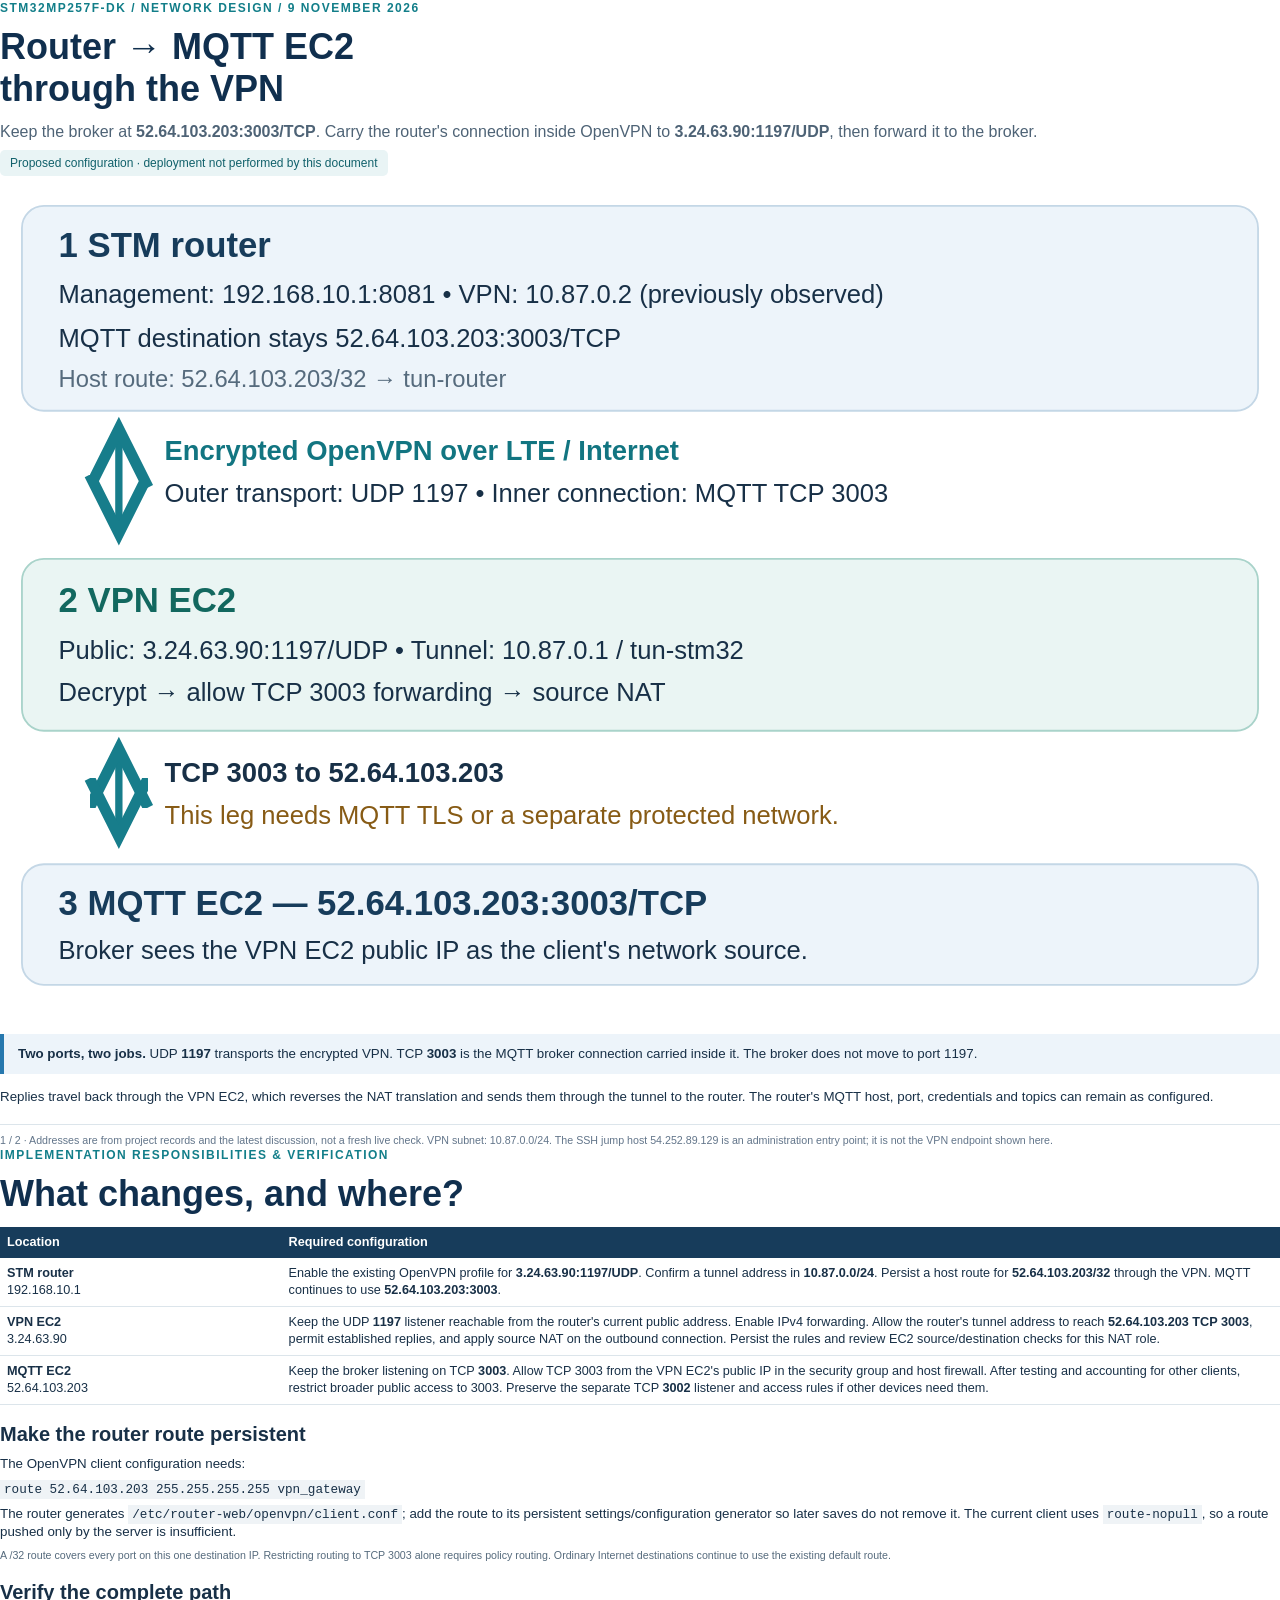
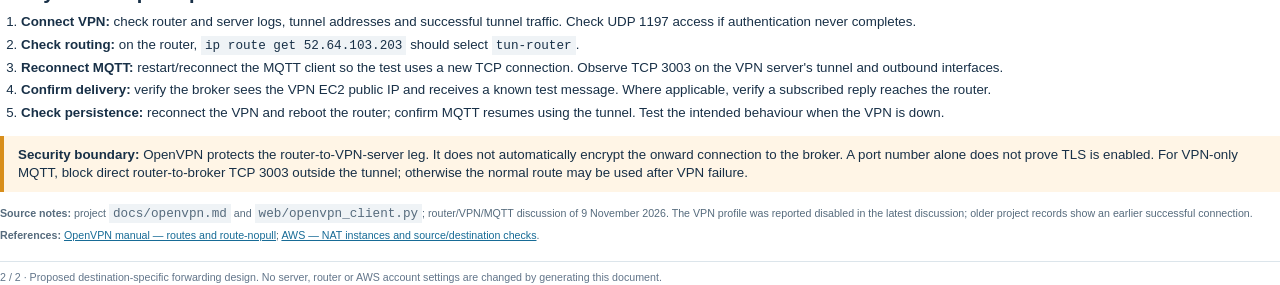
<file: docs/router-mqtt-vpn-summary.html>
<!doctype html>
<html lang="en"><head><meta charset="utf-8"><title>STM router to MQTT EC2 via VPN</title>
<style>
@page { size:A4; margin:16mm; } *{box-sizing:border-box} body{margin:0;color:#183047;font:10pt/1.35 'Segoe UI',Arial,sans-serif} .page{break-after:page} .page:last-child{break-after:auto} h1{font-size:27pt;line-height:1.15;margin:10px 0 12px;color:#102f4e} h2{font-size:15pt;margin:16px 0 7px} h3{font-size:12pt;margin:16px 0 5px} p{margin:7px 0} .eyebrow{font-size:9pt;letter-spacing:1.5px;color:#127e89;text-transform:uppercase;font-weight:700}.intro{font-size:12pt;color:#4e6376}.tag{display:inline-block;background:#e9f4f5;color:#11616b;padding:5px 10px;border-radius:5px;font-size:9pt}.note{background:#edf4fa;border-left:4px solid #2678ae;padding:11px 14px;margin:14px 0}.warn{background:#fff5e6;border-left:4px solid #d88e1b;padding:10px 14px;margin:14px 0} table{width:100%;border-collapse:collapse;font-size:9.5pt;margin:8px 0} th{text-align:left;background:#173c5b;color:white;padding:7px} td{padding:7px;border-bottom:1px solid #dce5eb;vertical-align:top} code{font:9.5pt Consolas,monospace;background:#eff3f6;padding:2px 4px} ul,ol{padding-left:21px;margin:6px 0} li{margin:5px 0}.footer{font-size:8pt;color:#62758a;border-top:1px solid #dce5eb;margin-top:18px;padding-top:8px} a{color:#176b96} svg{width:100%;height:auto;margin:8px 0} .small{font-size:8pt;color:#566b7d}
</style></head><body>
<section class="page">
<div class="eyebrow">STM32MP257F-DK / network design / 9 November 2026</div>
<h1>Router → MQTT EC2<br>through the VPN</h1>
<p class="intro">Keep the broker at <b>52.64.103.203:3003/TCP</b>. Carry the router's connection inside OpenVPN to <b>3.24.63.90:1197/UDP</b>, then forward it to the broker.</p>
<span class="tag">Proposed configuration · deployment not performed by this document</span>
<svg viewBox="0 0 700 450" xmlns="http://www.w3.org/2000/svg" role="img" aria-label="Router sends MQTT inside encrypted UDP 1197 to VPN EC2, which forwards TCP 3003 to MQTT EC2">
<defs><marker id="arrow" markerWidth="10" markerHeight="10" refX="8" refY="4" orient="auto-start-reverse"><path d="M0 0 L8 4 L0 8" fill="none" stroke="#177d8b" stroke-width="1.5"/></marker></defs>
<rect x="12" y="12" width="676" height="112" rx="12" fill="#edf4fa" stroke="#c4d7e6"/>
<text x="32" y="40" font-family="Segoe UI,Arial" font-size="19" font-weight="700" fill="#173c5b">1  STM router</text>
<text x="32" y="65" font-family="Segoe UI,Arial" font-size="14" fill="#183047">Management: 192.168.10.1:8081 • VPN: 10.87.0.2 (previously observed)</text>
<text x="32" y="89" font-family="Segoe UI,Arial" font-size="14" fill="#183047">MQTT destination stays 52.64.103.203:3003/TCP</text>
<text x="32" y="111" font-family="Segoe UI,Arial" font-size="13" fill="#566b7d">Host route: 52.64.103.203/32 → tun-router</text>
<path d="M65 134 L65 191" stroke="#177d8b" stroke-width="4" marker-start="url(#arrow)" marker-end="url(#arrow)"/>
<text x="90" y="151" font-family="Segoe UI,Arial" font-size="15" font-weight="700" fill="#127581">Encrypted OpenVPN over LTE / Internet</text>
<text x="90" y="174" font-family="Segoe UI,Arial" font-size="14" fill="#183047">Outer transport: UDP 1197 • Inner connection: MQTT TCP 3003</text>
<rect x="12" y="205" width="676" height="94" rx="12" fill="#eaf5f3" stroke="#a9d3ca"/>
<text x="32" y="234" font-family="Segoe UI,Arial" font-size="19" font-weight="700" fill="#12685f">2  VPN EC2</text>
<text x="32" y="260" font-family="Segoe UI,Arial" font-size="14" fill="#183047">Public: 3.24.63.90:1197/UDP • Tunnel: 10.87.0.1 / tun-stm32</text>
<text x="32" y="283" font-family="Segoe UI,Arial" font-size="14" fill="#183047">Decrypt → allow TCP 3003 forwarding → source NAT</text>
<path d="M65 309 L65 357" stroke="#177d8b" stroke-width="4" marker-start="url(#arrow)" marker-end="url(#arrow)"/>
<text x="90" y="327" font-family="Segoe UI,Arial" font-size="15" font-weight="700" fill="#183047">TCP 3003 to 52.64.103.203</text>
<text x="90" y="350" font-family="Segoe UI,Arial" font-size="14" fill="#875b15">This leg needs MQTT TLS or a separate protected network.</text>
<rect x="12" y="372" width="676" height="66" rx="12" fill="#edf4fa" stroke="#c4d7e6"/>
<text x="32" y="400" font-family="Segoe UI,Arial" font-size="19" font-weight="700" fill="#173c5b">3  MQTT EC2 — 52.64.103.203:3003/TCP</text>
<text x="32" y="424" font-family="Segoe UI,Arial" font-size="14" fill="#183047">Broker sees the VPN EC2 public IP as the client's network source.</text>
</svg>
<div class="note"><b>Two ports, two jobs.</b> UDP <b>1197</b> transports the encrypted VPN. TCP <b>3003</b> is the MQTT broker connection carried inside it. The broker does not move to port 1197.</div>
<p>Replies travel back through the VPN EC2, which reverses the NAT translation and sends them through the tunnel to the router. The router's MQTT host, port, credentials and topics can remain as configured.</p>
<div class="footer">1 / 2 · Addresses are from project records and the latest discussion, not a fresh live check. VPN subnet: 10.87.0.0/24. The SSH jump host 54.252.89.129 is an administration entry point; it is not the VPN endpoint shown here.</div>
</section>
<section class="page">
<div class="eyebrow">Implementation responsibilities & verification</div>
<h1>What changes, and where?</h1>
<table><thead><tr><th style="width:22%">Location</th><th>Required configuration</th></tr></thead><tbody>
<tr><td><b>STM router</b><br>192.168.10.1</td><td>Enable the existing OpenVPN profile for <b>3.24.63.90:1197/UDP</b>. Confirm a tunnel address in <b>10.87.0.0/24</b>. Persist a host route for <b>52.64.103.203/32</b> through the VPN. MQTT continues to use <b>52.64.103.203:3003</b>.</td></tr>
<tr><td><b>VPN EC2</b><br>3.24.63.90</td><td>Keep the UDP <b>1197</b> listener reachable from the router's current public address. Enable IPv4 forwarding. Allow the router's tunnel address to reach <b>52.64.103.203 TCP 3003</b>, permit established replies, and apply source NAT on the outbound connection. Persist the rules and review EC2 source/destination checks for this NAT role.</td></tr>
<tr><td><b>MQTT EC2</b><br>52.64.103.203</td><td>Keep the broker listening on TCP <b>3003</b>. Allow TCP 3003 from the VPN EC2's public IP in the security group and host firewall. After testing and accounting for other clients, restrict broader public access to 3003. Preserve the separate TCP <b>3002</b> listener and access rules if other devices need them.</td></tr>
</tbody></table>
<h2>Make the router route persistent</h2>
<p>The OpenVPN client configuration needs:</p>
<p><code>route 52.64.103.203 255.255.255.255 vpn_gateway</code></p>
<p>The router generates <code>/etc/router-web/openvpn/client.conf</code>; add the route to its persistent settings/configuration generator so later saves do not remove it. The current client uses <code>route-nopull</code>, so a route pushed only by the server is insufficient.</p>
<p class="small">A /32 route covers every port on this one destination IP. Restricting routing to TCP 3003 alone requires policy routing. Ordinary Internet destinations continue to use the existing default route.</p>
<h2>Verify the complete path</h2>
<ol>
<li><b>Connect VPN:</b> check router and server logs, tunnel addresses and successful tunnel traffic. Check UDP 1197 access if authentication never completes.</li>
<li><b>Check routing:</b> on the router, <code>ip route get 52.64.103.203</code> should select <code>tun-router</code>.</li>
<li><b>Reconnect MQTT:</b> restart/reconnect the MQTT client so the test uses a new TCP connection. Observe TCP 3003 on the VPN server's tunnel and outbound interfaces.</li>
<li><b>Confirm delivery:</b> verify the broker sees the VPN EC2 public IP and receives a known test message. Where applicable, verify a subscribed reply reaches the router.</li>
<li><b>Check persistence:</b> reconnect the VPN and reboot the router; confirm MQTT resumes using the tunnel. Test the intended behaviour when the VPN is down.</li>
</ol>
<div class="warn"><b>Security boundary:</b> OpenVPN protects the router-to-VPN-server leg. It does not automatically encrypt the onward connection to the broker. A port number alone does not prove TLS is enabled. For VPN-only MQTT, block direct router-to-broker TCP 3003 outside the tunnel; otherwise the normal route may be used after VPN failure.</div>
<p class="small"><b>Source notes:</b> project <code>docs/openvpn.md</code> and <code>web/openvpn_client.py</code>; router/VPN/MQTT discussion of 9 November 2026. The VPN profile was reported disabled in the latest discussion; older project records show an earlier successful connection.</p>
<p class="small"><b>References:</b> <a href="https://openvpn.net/community-docs/community-articles/openvpn-2-7-manual/">OpenVPN manual — routes and route-nopull</a>; <a href="https://docs.aws.amazon.com/vpc/latest/userguide/work-with-nat-instances.html">AWS — NAT instances and source/destination checks</a>.</p>
<div class="footer">2 / 2 · Proposed destination-specific forwarding design. No server, router or AWS account settings are changed by generating this document.</div>
</section></body></html>
</file>
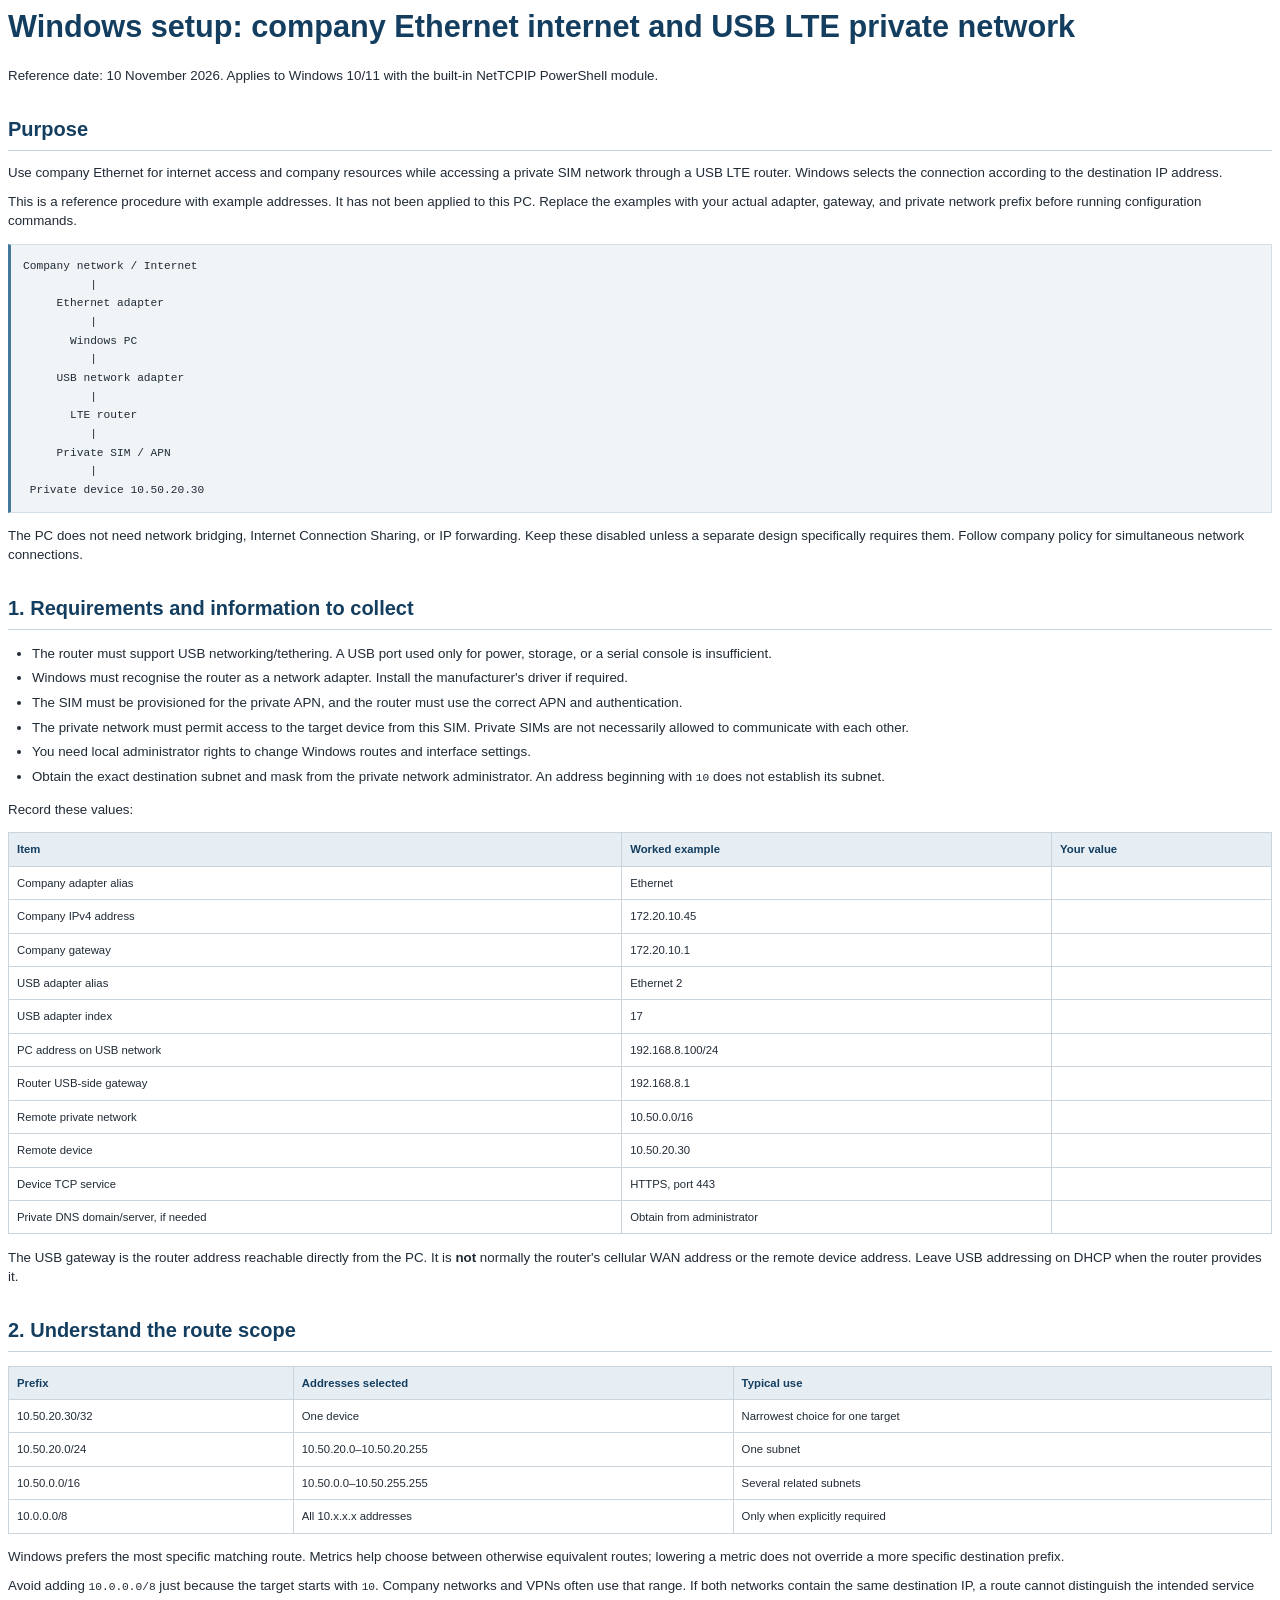
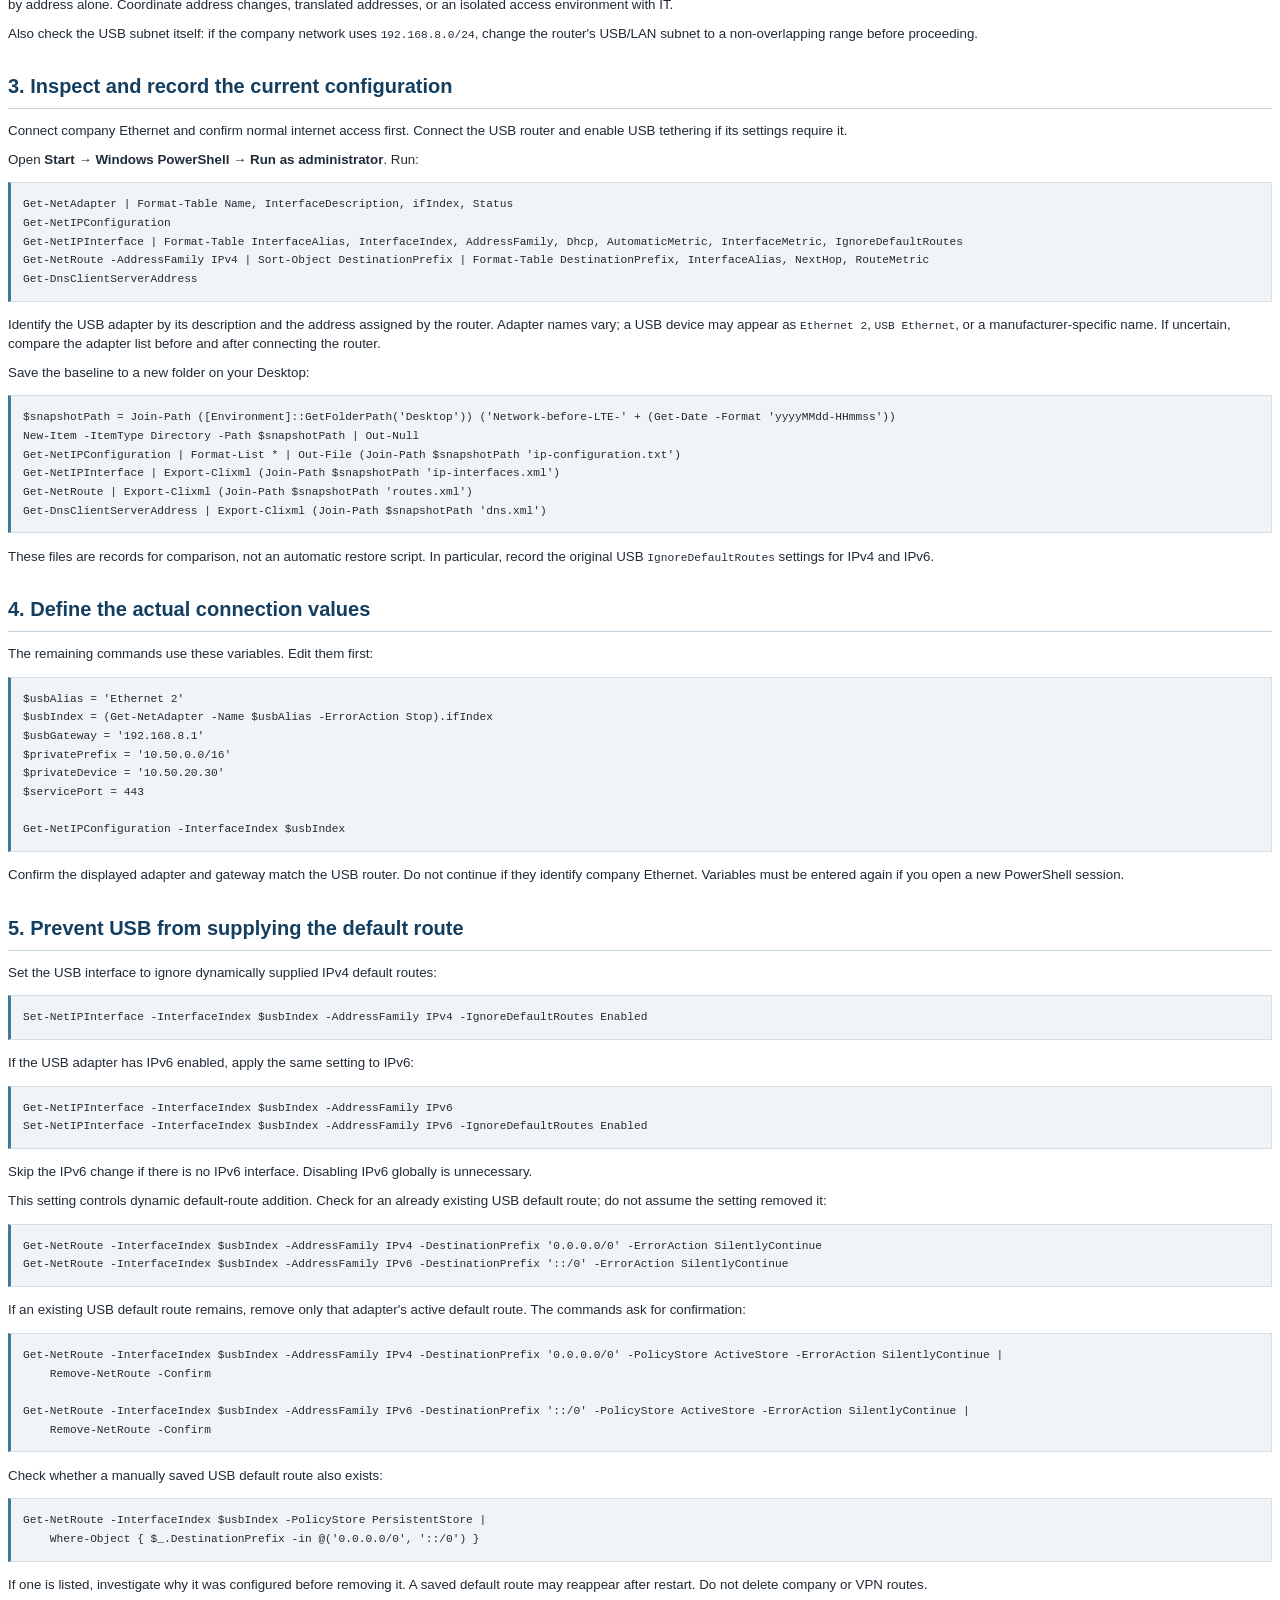
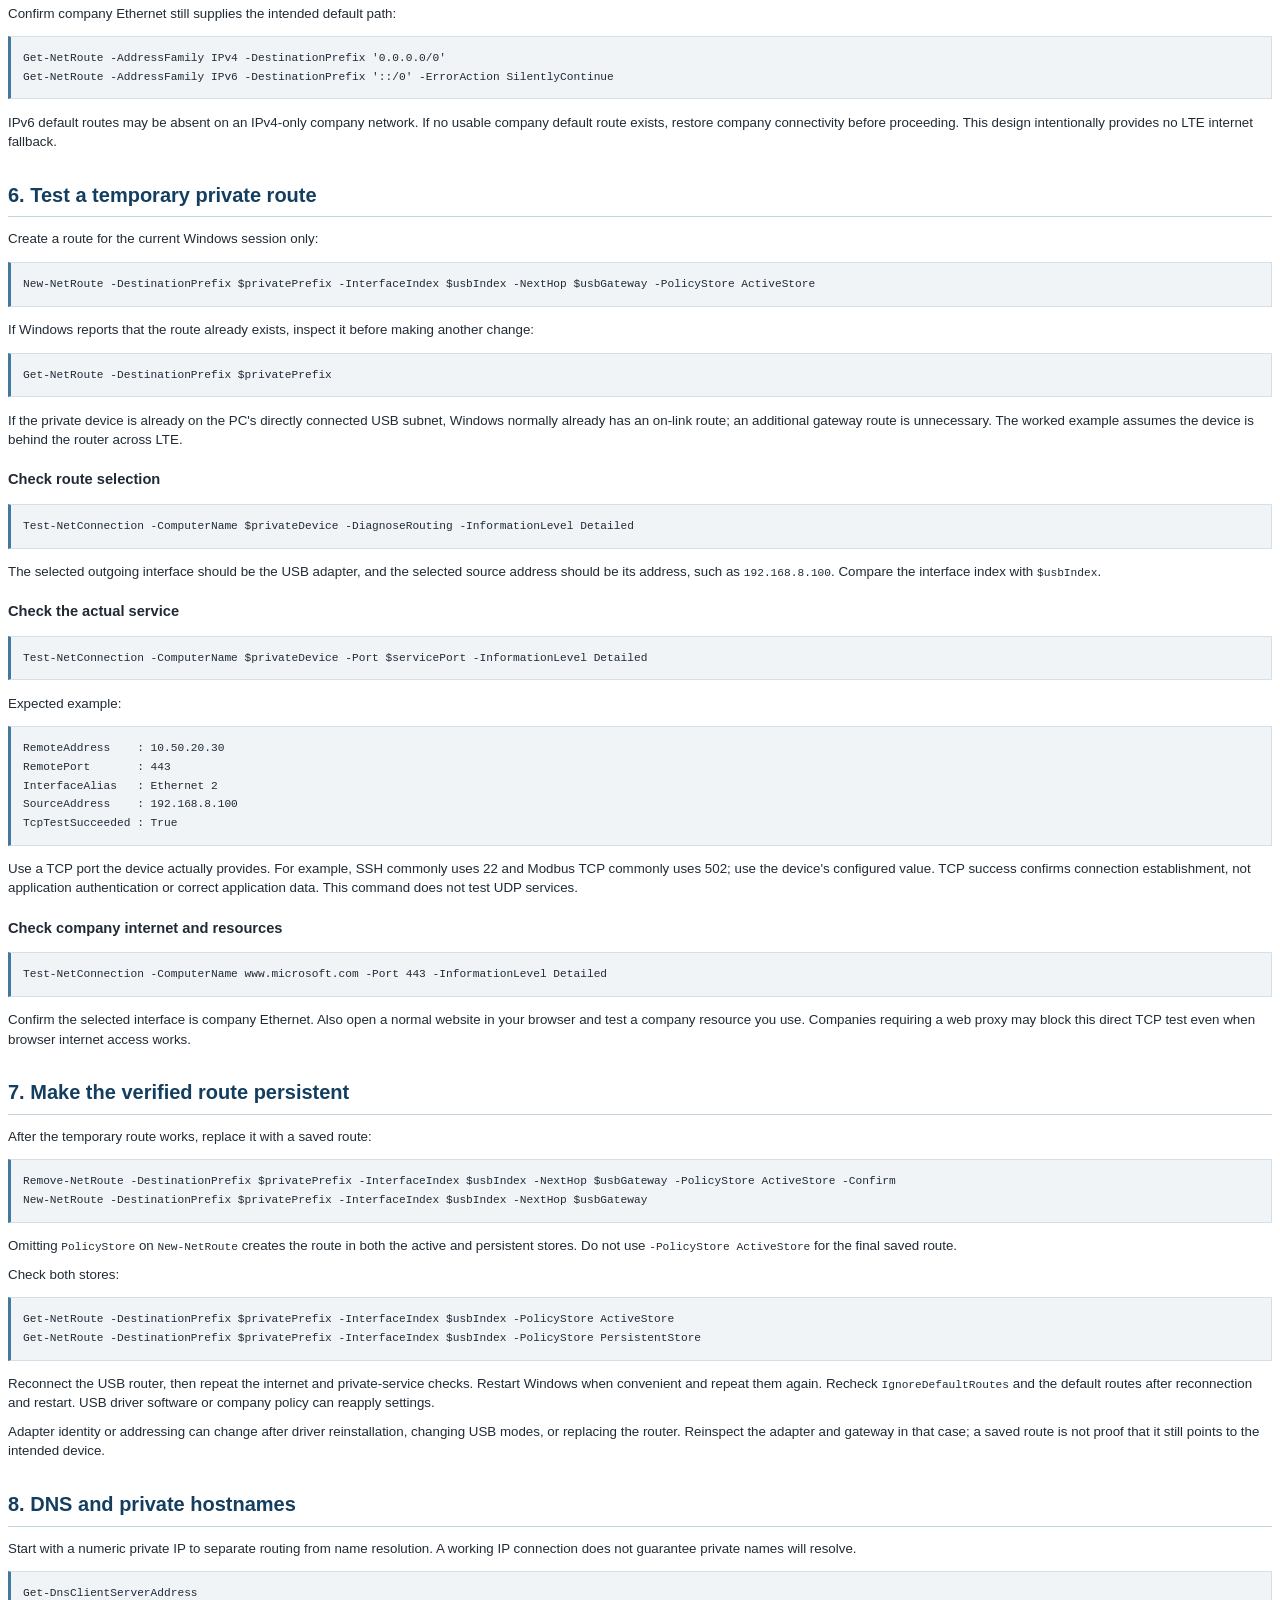
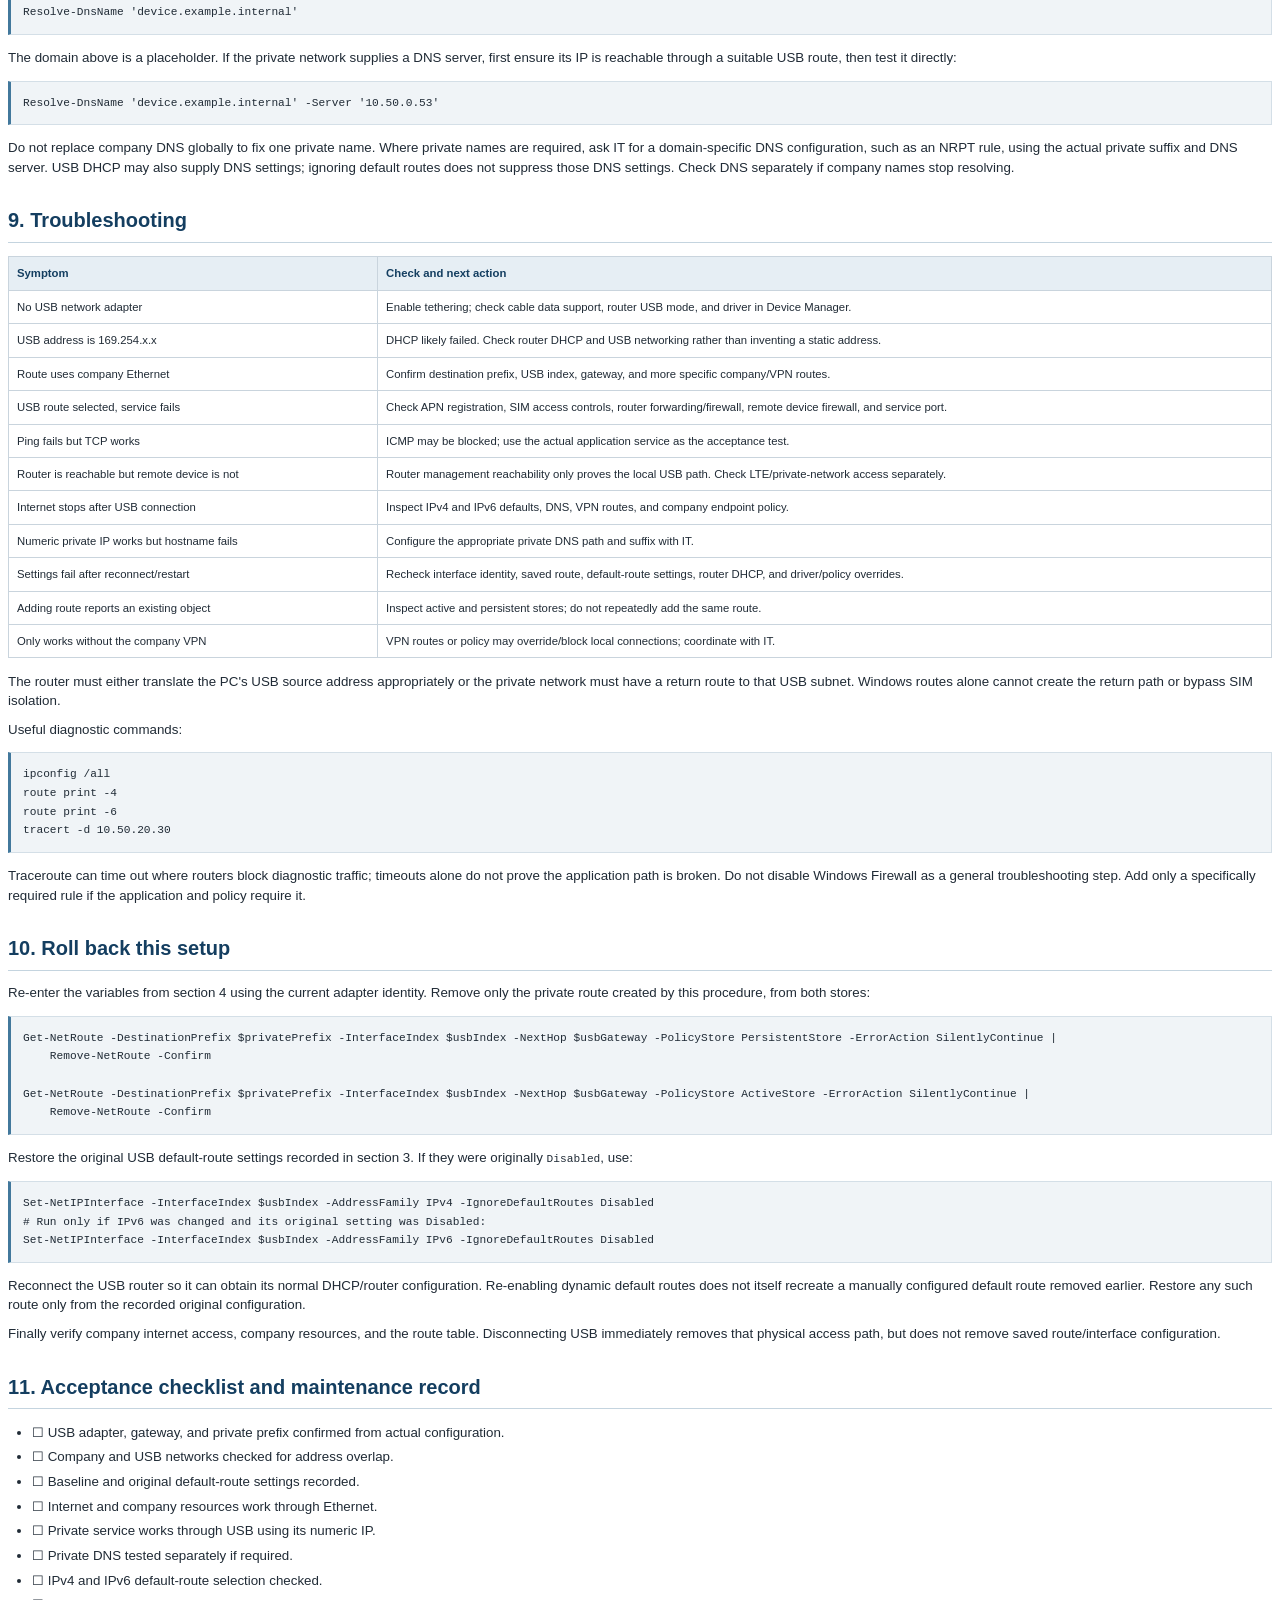
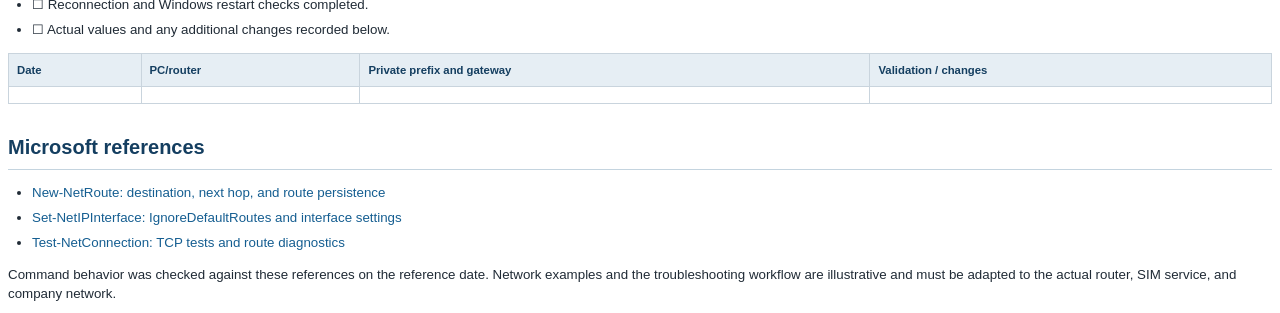
<file: docs/windows-ethernet-usb-lte-private-network.html>
<!doctype html><html lang="en"><head><meta charset="utf-8"><title>Windows Ethernet and USB LTE Private Network Setup</title><style>
@page {size:A4; margin:17mm 15mm 18mm;}
body {font-family:Arial,sans-serif;font-size:10pt;line-height:1.45;color:#202b36;}
h1 {font-size:23pt;line-height:1.2;color:#143e60;margin:0 0 16pt;}
h2 {font-size:15pt;color:#143e60;margin:22pt 0 9pt;border-bottom:1px solid #c4d4df;padding-bottom:5pt;break-after:avoid;}
h3 {font-size:11pt;margin:15pt 0 6pt;break-after:avoid;}
p {margin:7pt 0;} li {margin:4pt 0;} ul {padding-left:18pt;}
code {font-family:Consolas,monospace;font-size:8.4pt;}
pre {background:#f0f4f7;border:1px solid #d4dfe7;border-left:3px solid #42789c;padding:9pt;white-space:pre-wrap;overflow-wrap:anywhere;break-inside:avoid;line-height:1.4;}
table {border-collapse:collapse;width:100%;font-size:8.5pt;margin:10pt 0;}
thead {display:table-header-group;} tr {break-inside:avoid;} th,td {border:1px solid #c9d4dd;padding:6pt;text-align:left;vertical-align:top;overflow-wrap:anywhere;}
th {background:#e6eef4;color:#143e60;} a {color:#155e91;text-decoration:none;}
</style></head><body><h1>Windows setup: company Ethernet internet and USB LTE private network</h1><p>Reference date: 10 November 2026. Applies to Windows 10/11 with the built-in NetTCPIP PowerShell module.</p><h2>Purpose</h2><p>Use company Ethernet for internet access and company resources while accessing a private SIM network through a USB LTE router. Windows selects the connection according to the destination IP address.</p><p>This is a reference procedure with example addresses. It has not been applied to this PC. Replace the examples with your actual adapter, gateway, and private network prefix before running configuration commands.</p><pre><code>Company network / Internet
          |
     Ethernet adapter
          |
       Windows PC
          |
     USB network adapter
          |
       LTE router
          |
     Private SIM / APN
          |
 Private device 10.50.20.30</code></pre><p>The PC does not need network bridging, Internet Connection Sharing, or IP forwarding. Keep these disabled unless a separate design specifically requires them. Follow company policy for simultaneous network connections.</p><h2>1. Requirements and information to collect</h2><ul><li>The router must support USB networking/tethering. A USB port used only for power, storage, or a serial console is insufficient.</li><li>Windows must recognise the router as a network adapter. Install the manufacturer's driver if required.</li><li>The SIM must be provisioned for the private APN, and the router must use the correct APN and authentication.</li><li>The private network must permit access to the target device from this SIM. Private SIMs are not necessarily allowed to communicate with each other.</li><li>You need local administrator rights to change Windows routes and interface settings.</li><li>Obtain the exact destination subnet and mask from the private network administrator. An address beginning with <code>10</code> does not establish its subnet.</li></ul><p>Record these values:</p><table><thead><tr><th>Item</th><th>Worked example</th><th>Your value</th></tr></thead><tbody><tr><td>Company adapter alias</td><td>Ethernet</td><td></td></tr><tr><td>Company IPv4 address</td><td>172.20.10.45</td><td></td></tr><tr><td>Company gateway</td><td>172.20.10.1</td><td></td></tr><tr><td>USB adapter alias</td><td>Ethernet 2</td><td></td></tr><tr><td>USB adapter index</td><td>17</td><td></td></tr><tr><td>PC address on USB network</td><td>192.168.8.100/24</td><td></td></tr><tr><td>Router USB-side gateway</td><td>192.168.8.1</td><td></td></tr><tr><td>Remote private network</td><td>10.50.0.0/16</td><td></td></tr><tr><td>Remote device</td><td>10.50.20.30</td><td></td></tr><tr><td>Device TCP service</td><td>HTTPS, port 443</td><td></td></tr><tr><td>Private DNS domain/server, if needed</td><td>Obtain from administrator</td><td></td></tr></tbody></table><p>The USB gateway is the router address reachable directly from the PC. It is <strong>not</strong> normally the router's cellular WAN address or the remote device address. Leave USB addressing on DHCP when the router provides it.</p><h2>2. Understand the route scope</h2><table><thead><tr><th>Prefix</th><th>Addresses selected</th><th>Typical use</th></tr></thead><tbody><tr><td>10.50.20.30/32</td><td>One device</td><td>Narrowest choice for one target</td></tr><tr><td>10.50.20.0/24</td><td>10.50.20.0–10.50.20.255</td><td>One subnet</td></tr><tr><td>10.50.0.0/16</td><td>10.50.0.0–10.50.255.255</td><td>Several related subnets</td></tr><tr><td>10.0.0.0/8</td><td>All 10.x.x.x addresses</td><td>Only when explicitly required</td></tr></tbody></table><p>Windows prefers the most specific matching route. Metrics help choose between otherwise equivalent routes; lowering a metric does not override a more specific destination prefix.</p><p>Avoid adding <code>10.0.0.0/8</code> just because the target starts with <code>10</code>. Company networks and VPNs often use that range. If both networks contain the same destination IP, a route cannot distinguish the intended service by address alone. Coordinate address changes, translated addresses, or an isolated access environment with IT.</p><p>Also check the USB subnet itself: if the company network uses <code>192.168.8.0/24</code>, change the router's USB/LAN subnet to a non-overlapping range before proceeding.</p><h2>3. Inspect and record the current configuration</h2><p>Connect company Ethernet and confirm normal internet access first. Connect the USB router and enable USB tethering if its settings require it.</p><p>Open <strong>Start → Windows PowerShell → Run as administrator</strong>. Run:</p><pre><code>Get-NetAdapter | Format-Table Name, InterfaceDescription, ifIndex, Status
Get-NetIPConfiguration
Get-NetIPInterface | Format-Table InterfaceAlias, InterfaceIndex, AddressFamily, Dhcp, AutomaticMetric, InterfaceMetric, IgnoreDefaultRoutes
Get-NetRoute -AddressFamily IPv4 | Sort-Object DestinationPrefix | Format-Table DestinationPrefix, InterfaceAlias, NextHop, RouteMetric
Get-DnsClientServerAddress</code></pre><p>Identify the USB adapter by its description and the address assigned by the router. Adapter names vary; a USB device may appear as <code>Ethernet 2</code>, <code>USB Ethernet</code>, or a manufacturer-specific name. If uncertain, compare the adapter list before and after connecting the router.</p><p>Save the baseline to a new folder on your Desktop:</p><pre><code>$snapshotPath = Join-Path ([Environment]::GetFolderPath('Desktop')) ('Network-before-LTE-' + (Get-Date -Format 'yyyyMMdd-HHmmss'))
New-Item -ItemType Directory -Path $snapshotPath | Out-Null
Get-NetIPConfiguration | Format-List * | Out-File (Join-Path $snapshotPath 'ip-configuration.txt')
Get-NetIPInterface | Export-Clixml (Join-Path $snapshotPath 'ip-interfaces.xml')
Get-NetRoute | Export-Clixml (Join-Path $snapshotPath 'routes.xml')
Get-DnsClientServerAddress | Export-Clixml (Join-Path $snapshotPath 'dns.xml')</code></pre><p>These files are records for comparison, not an automatic restore script. In particular, record the original USB <code>IgnoreDefaultRoutes</code> settings for IPv4 and IPv6.</p><h2>4. Define the actual connection values</h2><p>The remaining commands use these variables. Edit them first:</p><pre><code>$usbAlias = 'Ethernet 2'
$usbIndex = (Get-NetAdapter -Name $usbAlias -ErrorAction Stop).ifIndex
$usbGateway = '192.168.8.1'
$privatePrefix = '10.50.0.0/16'
$privateDevice = '10.50.20.30'
$servicePort = 443

Get-NetIPConfiguration -InterfaceIndex $usbIndex</code></pre><p>Confirm the displayed adapter and gateway match the USB router. Do not continue if they identify company Ethernet. Variables must be entered again if you open a new PowerShell session.</p><h2>5. Prevent USB from supplying the default route</h2><p>Set the USB interface to ignore dynamically supplied IPv4 default routes:</p><pre><code>Set-NetIPInterface -InterfaceIndex $usbIndex -AddressFamily IPv4 -IgnoreDefaultRoutes Enabled</code></pre><p>If the USB adapter has IPv6 enabled, apply the same setting to IPv6:</p><pre><code>Get-NetIPInterface -InterfaceIndex $usbIndex -AddressFamily IPv6
Set-NetIPInterface -InterfaceIndex $usbIndex -AddressFamily IPv6 -IgnoreDefaultRoutes Enabled</code></pre><p>Skip the IPv6 change if there is no IPv6 interface. Disabling IPv6 globally is unnecessary.</p><p>This setting controls dynamic default-route addition. Check for an already existing USB default route; do not assume the setting removed it:</p><pre><code>Get-NetRoute -InterfaceIndex $usbIndex -AddressFamily IPv4 -DestinationPrefix '0.0.0.0/0' -ErrorAction SilentlyContinue
Get-NetRoute -InterfaceIndex $usbIndex -AddressFamily IPv6 -DestinationPrefix '::/0' -ErrorAction SilentlyContinue</code></pre><p>If an existing USB default route remains, remove only that adapter's active default route. The commands ask for confirmation:</p><pre><code>Get-NetRoute -InterfaceIndex $usbIndex -AddressFamily IPv4 -DestinationPrefix '0.0.0.0/0' -PolicyStore ActiveStore -ErrorAction SilentlyContinue |
    Remove-NetRoute -Confirm

Get-NetRoute -InterfaceIndex $usbIndex -AddressFamily IPv6 -DestinationPrefix '::/0' -PolicyStore ActiveStore -ErrorAction SilentlyContinue |
    Remove-NetRoute -Confirm</code></pre><p>Check whether a manually saved USB default route also exists:</p><pre><code>Get-NetRoute -InterfaceIndex $usbIndex -PolicyStore PersistentStore |
    Where-Object { $_.DestinationPrefix -in @('0.0.0.0/0', '::/0') }</code></pre><p>If one is listed, investigate why it was configured before removing it. A saved default route may reappear after restart. Do not delete company or VPN routes.</p><p>Confirm company Ethernet still supplies the intended default path:</p><pre><code>Get-NetRoute -AddressFamily IPv4 -DestinationPrefix '0.0.0.0/0'
Get-NetRoute -AddressFamily IPv6 -DestinationPrefix '::/0' -ErrorAction SilentlyContinue</code></pre><p>IPv6 default routes may be absent on an IPv4-only company network. If no usable company default route exists, restore company connectivity before proceeding. This design intentionally provides no LTE internet fallback.</p><h2>6. Test a temporary private route</h2><p>Create a route for the current Windows session only:</p><pre><code>New-NetRoute -DestinationPrefix $privatePrefix -InterfaceIndex $usbIndex -NextHop $usbGateway -PolicyStore ActiveStore</code></pre><p>If Windows reports that the route already exists, inspect it before making another change:</p><pre><code>Get-NetRoute -DestinationPrefix $privatePrefix</code></pre><p>If the private device is already on the PC's directly connected USB subnet, Windows normally already has an on-link route; an additional gateway route is unnecessary. The worked example assumes the device is behind the router across LTE.</p><h3>Check route selection</h3><pre><code>Test-NetConnection -ComputerName $privateDevice -DiagnoseRouting -InformationLevel Detailed</code></pre><p>The selected outgoing interface should be the USB adapter, and the selected source address should be its address, such as <code>192.168.8.100</code>. Compare the interface index with <code>$usbIndex</code>.</p><h3>Check the actual service</h3><pre><code>Test-NetConnection -ComputerName $privateDevice -Port $servicePort -InformationLevel Detailed</code></pre><p>Expected example:</p><pre><code>RemoteAddress    : 10.50.20.30
RemotePort       : 443
InterfaceAlias   : Ethernet 2
SourceAddress    : 192.168.8.100
TcpTestSucceeded : True</code></pre><p>Use a TCP port the device actually provides. For example, SSH commonly uses 22 and Modbus TCP commonly uses 502; use the device's configured value. TCP success confirms connection establishment, not application authentication or correct application data. This command does not test UDP services.</p><h3>Check company internet and resources</h3><pre><code>Test-NetConnection -ComputerName www.microsoft.com -Port 443 -InformationLevel Detailed</code></pre><p>Confirm the selected interface is company Ethernet. Also open a normal website in your browser and test a company resource you use. Companies requiring a web proxy may block this direct TCP test even when browser internet access works.</p><h2>7. Make the verified route persistent</h2><p>After the temporary route works, replace it with a saved route:</p><pre><code>Remove-NetRoute -DestinationPrefix $privatePrefix -InterfaceIndex $usbIndex -NextHop $usbGateway -PolicyStore ActiveStore -Confirm
New-NetRoute -DestinationPrefix $privatePrefix -InterfaceIndex $usbIndex -NextHop $usbGateway</code></pre><p>Omitting <code>PolicyStore</code> on <code>New-NetRoute</code> creates the route in both the active and persistent stores. Do not use <code>-PolicyStore ActiveStore</code> for the final saved route.</p><p>Check both stores:</p><pre><code>Get-NetRoute -DestinationPrefix $privatePrefix -InterfaceIndex $usbIndex -PolicyStore ActiveStore
Get-NetRoute -DestinationPrefix $privatePrefix -InterfaceIndex $usbIndex -PolicyStore PersistentStore</code></pre><p>Reconnect the USB router, then repeat the internet and private-service checks. Restart Windows when convenient and repeat them again. Recheck <code>IgnoreDefaultRoutes</code> and the default routes after reconnection and restart. USB driver software or company policy can reapply settings.</p><p>Adapter identity or addressing can change after driver reinstallation, changing USB modes, or replacing the router. Reinspect the adapter and gateway in that case; a saved route is not proof that it still points to the intended device.</p><h2>8. DNS and private hostnames</h2><p>Start with a numeric private IP to separate routing from name resolution. A working IP connection does not guarantee private names will resolve.</p><pre><code>Get-DnsClientServerAddress
Resolve-DnsName 'device.example.internal'</code></pre><p>The domain above is a placeholder. If the private network supplies a DNS server, first ensure its IP is reachable through a suitable USB route, then test it directly:</p><pre><code>Resolve-DnsName 'device.example.internal' -Server '10.50.0.53'</code></pre><p>Do not replace company DNS globally to fix one private name. Where private names are required, ask IT for a domain-specific DNS configuration, such as an NRPT rule, using the actual private suffix and DNS server. USB DHCP may also supply DNS settings; ignoring default routes does not suppress those DNS settings. Check DNS separately if company names stop resolving.</p><h2>9. Troubleshooting</h2><table><thead><tr><th>Symptom</th><th>Check and next action</th></tr></thead><tbody><tr><td>No USB network adapter</td><td>Enable tethering; check cable data support, router USB mode, and driver in Device Manager.</td></tr><tr><td>USB address is 169.254.x.x</td><td>DHCP likely failed. Check router DHCP and USB networking rather than inventing a static address.</td></tr><tr><td>Route uses company Ethernet</td><td>Confirm destination prefix, USB index, gateway, and more specific company/VPN routes.</td></tr><tr><td>USB route selected, service fails</td><td>Check APN registration, SIM access controls, router forwarding/firewall, remote device firewall, and service port.</td></tr><tr><td>Ping fails but TCP works</td><td>ICMP may be blocked; use the actual application service as the acceptance test.</td></tr><tr><td>Router is reachable but remote device is not</td><td>Router management reachability only proves the local USB path. Check LTE/private-network access separately.</td></tr><tr><td>Internet stops after USB connection</td><td>Inspect IPv4 and IPv6 defaults, DNS, VPN routes, and company endpoint policy.</td></tr><tr><td>Numeric private IP works but hostname fails</td><td>Configure the appropriate private DNS path and suffix with IT.</td></tr><tr><td>Settings fail after reconnect/restart</td><td>Recheck interface identity, saved route, default-route settings, router DHCP, and driver/policy overrides.</td></tr><tr><td>Adding route reports an existing object</td><td>Inspect active and persistent stores; do not repeatedly add the same route.</td></tr><tr><td>Only works without the company VPN</td><td>VPN routes or policy may override/block local connections; coordinate with IT.</td></tr></tbody></table><p>The router must either translate the PC's USB source address appropriately or the private network must have a return route to that USB subnet. Windows routes alone cannot create the return path or bypass SIM isolation.</p><p>Useful diagnostic commands:</p><pre><code>ipconfig /all
route print -4
route print -6
tracert -d 10.50.20.30</code></pre><p>Traceroute can time out where routers block diagnostic traffic; timeouts alone do not prove the application path is broken. Do not disable Windows Firewall as a general troubleshooting step. Add only a specifically required rule if the application and policy require it.</p><h2>10. Roll back this setup</h2><p>Re-enter the variables from section 4 using the current adapter identity. Remove only the private route created by this procedure, from both stores:</p><pre><code>Get-NetRoute -DestinationPrefix $privatePrefix -InterfaceIndex $usbIndex -NextHop $usbGateway -PolicyStore PersistentStore -ErrorAction SilentlyContinue |
    Remove-NetRoute -Confirm

Get-NetRoute -DestinationPrefix $privatePrefix -InterfaceIndex $usbIndex -NextHop $usbGateway -PolicyStore ActiveStore -ErrorAction SilentlyContinue |
    Remove-NetRoute -Confirm</code></pre><p>Restore the original USB default-route settings recorded in section 3. If they were originally <code>Disabled</code>, use:</p><pre><code>Set-NetIPInterface -InterfaceIndex $usbIndex -AddressFamily IPv4 -IgnoreDefaultRoutes Disabled
# Run only if IPv6 was changed and its original setting was Disabled:
Set-NetIPInterface -InterfaceIndex $usbIndex -AddressFamily IPv6 -IgnoreDefaultRoutes Disabled</code></pre><p>Reconnect the USB router so it can obtain its normal DHCP/router configuration. Re-enabling dynamic default routes does not itself recreate a manually configured default route removed earlier. Restore any such route only from the recorded original configuration.</p><p>Finally verify company internet access, company resources, and the route table. Disconnecting USB immediately removes that physical access path, but does not remove saved route/interface configuration.</p><h2>11. Acceptance checklist and maintenance record</h2><ul><li>☐ USB adapter, gateway, and private prefix confirmed from actual configuration.</li><li>☐ Company and USB networks checked for address overlap.</li><li>☐ Baseline and original default-route settings recorded.</li><li>☐ Internet and company resources work through Ethernet.</li><li>☐ Private service works through USB using its numeric IP.</li><li>☐ Private DNS tested separately if required.</li><li>☐ IPv4 and IPv6 default-route selection checked.</li><li>☐ Reconnection and Windows restart checks completed.</li><li>☐ Actual values and any additional changes recorded below.</li></ul><table><thead><tr><th>Date</th><th>PC/router</th><th>Private prefix and gateway</th><th>Validation / changes</th></tr></thead><tbody><tr><td></td><td></td><td></td><td></td></tr></tbody></table><h2>Microsoft references</h2><ul><li><a href="https://learn.microsoft.com/en-us/powershell/module/nettcpip/new-netroute">New-NetRoute: destination, next hop, and route persistence</a></li><li><a href="https://learn.microsoft.com/en-us/powershell/module/nettcpip/set-netipinterface">Set-NetIPInterface: IgnoreDefaultRoutes and interface settings</a></li><li><a href="https://learn.microsoft.com/en-us/powershell/module/nettcpip/test-netconnection">Test-NetConnection: TCP tests and route diagnostics</a></li></ul><p>Command behavior was checked against these references on the reference date. Network examples and the troubleshooting workflow are illustrative and must be adapted to the actual router, SIM service, and company network.</p></body></html>
</file>
